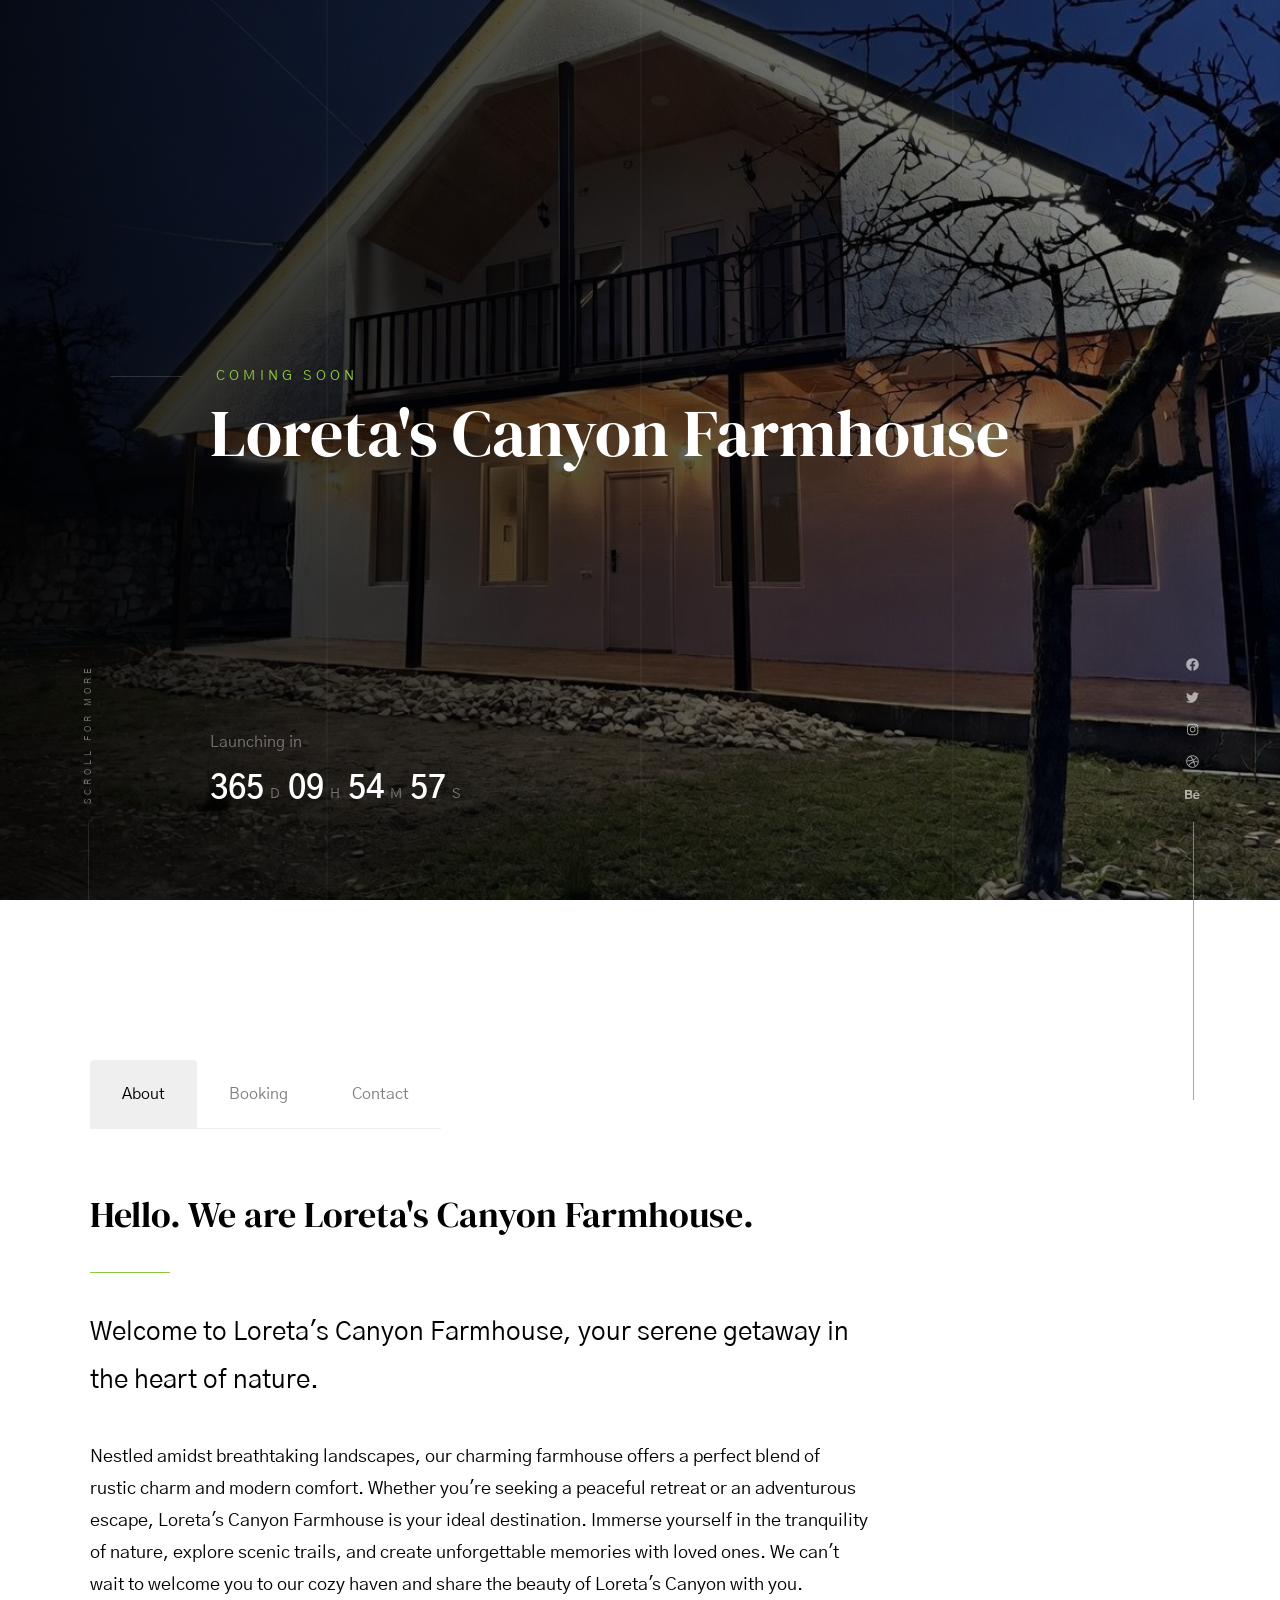
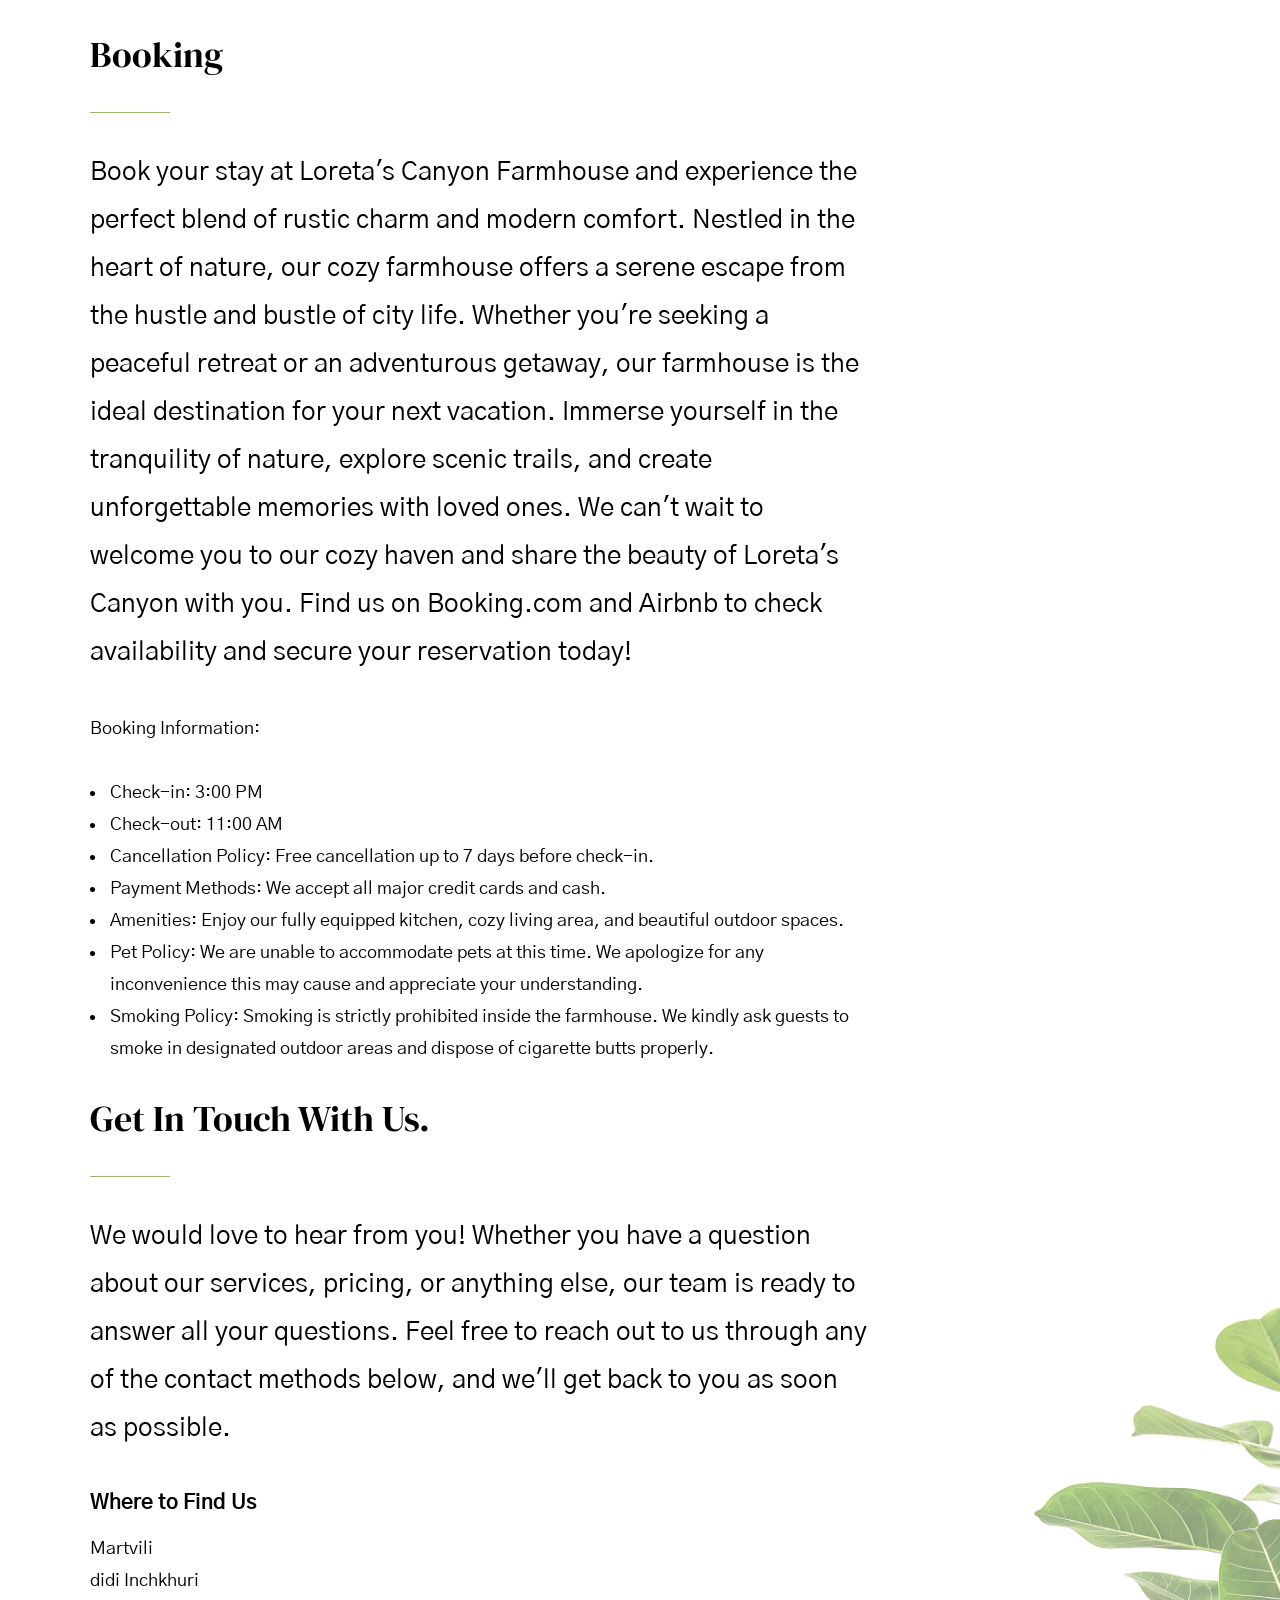
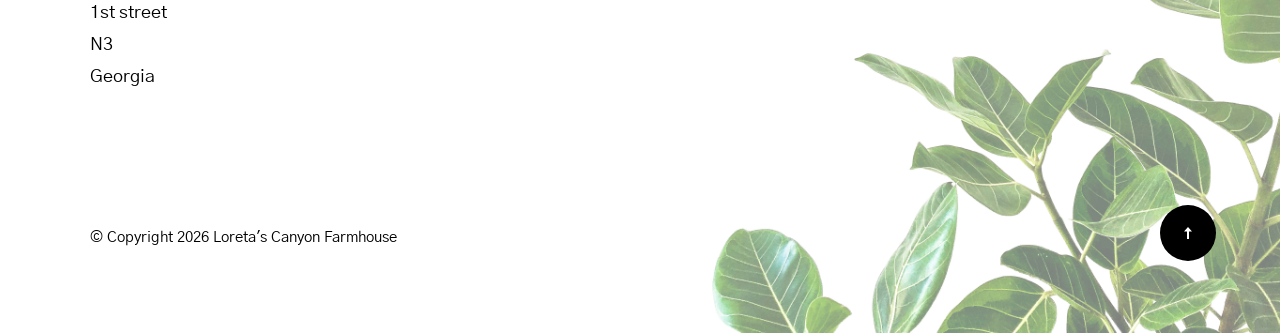
<file: index.html>
<!doctype html>
<html class="no-js" lang="en">
  <head>
    <!--- basic page needs
    ================================================== -->
    <meta charset="utf-8" />
    <title>Loreta's Canyon Farmhouse</title>
    <meta
      name="description"
      content="Loreta's Canyon Farmhouse is a charming and rustic retreat nestled in the heart of nature. This cozy farmhouse offers a perfect blend of comfort and tranquility, making it an ideal getaway for those seeking a peaceful escape from the hustle and bustle of city life. With its picturesque surroundings, warm ambiance, and inviting atmosphere, Loreta's Canyon Farmhouse promises a memorable experience for all who visit. Whether you're looking to unwind, explore the great outdoors, or simply enjoy the beauty of nature, this farmhouse is the perfect destination for your next adventure."
    />
    <meta name="author" content="Loreta's Canyon Farmhouse" />

    <!-- mobile specific metas
    ================================================== -->
    <meta name="viewport" content="width=device-width, initial-scale=1" />

    <!-- CSS
    ================================================== -->
    <link rel="stylesheet" href="css/base.css" />
    <link rel="stylesheet" href="css/vendor.css" />
    <link rel="stylesheet" href="css/main.css" />

    <!-- script
    ================================================== -->
    <script src="js/modernizr.js"></script>
    <script defer src="js/fontawesome/all.min.js"></script>

    <!-- favicons
    ================================================== -->
    <link rel="apple-touch-icon" sizes="180x180" href="apple-touch-icon.png" />
    <link rel="icon" type="image/png" sizes="32x32" href="favicon-32x32.png" />
    <link rel="icon" type="image/png" sizes="16x16" href="favicon-16x16.png" />
    <link rel="manifest" href="site.webmanifest" />
  </head>

  <body id="top">
    <!-- preloader
    ================================================== -->
    <div id="preloader">
      <div id="loader" class="dots-fade">
        <div></div>
        <div></div>
        <div></div>
      </div>
    </div>

    <!-- site header
    ================================================== -->
    <header class="s-header">
      <div class="header-logo">
        <a class="site-logo" href="index.html">
          <!-- <img src="images/slides/slide-03.jpg" alt="Homepage" /> -->
        </a>
      </div>

      <!-- <div class="header-email">
        <svg
          xmlns="http://www.w3.org/2000/svg"
          width="24"
          height="24"
          viewBox="0 0 24 24"
        >
          <path
            d="M0 12l11 3.1 7-8.1-8.156 5.672-4.312-1.202 15.362-7.68-3.974 14.57-3.75-3.339-2.17 2.925v-.769l-2-.56v7.383l4.473-6.031 4.527 4.031 6-22z"
          />
        </svg>
        <a href="mailto:#0">hello@x.com</a>
      </div> -->
    </header>
    <!-- end s-header -->

    <!-- intro
    ================================================== -->
    <section id="intro" class="s-intro s-intro--slides">
      <div class="intro-slider">
        <div
          class="intro-slider-img bg-opacity-40"
          style="background-image: url(images/slides/slide-01.jpg)"
        ></div>
        <div
          class="intro-slider-img"
          style="background-image: url(images/slides/slide-02.jpg)"
        ></div>
        <div
          class="intro-slider-img"
          style="background-image: url(images/slides/slide-03.jpg)"
        ></div>
      </div>

      <div class="grid-overlay">
        <div></div>
      </div>

      <div class="row intro-content">
        <div class="column">
          <div class="intro-content__text">
            <h3>Coming Soon</h3>
            <h1>Loreta's Canyon Farmhouse</h1>
          </div>
          <!-- end intro-content__text -->

          <div class="intro-content__bottom">
            <div class="intro-content__counter-wrap">
              <h4>Launching in</h4>

              <div class="counter">
                <div class="counter__time days">
                  365
                  <span>D</span>
                </div>
                <div class="counter__time hours">
                  09
                  <span>H</span>
                </div>
                <div class="counter__time minutes">
                  54
                  <span>M</span>
                </div>
                <div class="counter__time seconds">
                  57
                  <span>S</span>
                </div>
              </div>
              <!-- end counter -->
            </div>
            <!-- end intro-content__counter-wrap -->

            <!-- <div class="intro-content__notify">
              <button
                type="button"
                class="btn--stroke btn--small modal-trigger"
              >
                Notify Me
                <svg
                  xmlns="http://www.w3.org/2000/svg"
                  width="24"
                  height="24"
                  viewBox="0 0 24 24"
                >
                  <path d="M24 12l-9-9v7h-15v4h15v7z" />
                </svg>
              </button>
            </div> -->
            <!-- end intro-content__notify -->
          </div>
          <!-- end intro-content__bottom -->
        </div>
        <!-- end column -->
      </div>
      <!--  end intro-content -->

      <div class="modal">
        <div class="modal__inner">
          <span class="modal__close"></span>

          <svg
            xmlns="http://www.w3.org/2000/svg"
            width="24"
            height="24"
            viewBox="0 0 24 24"
          >
            <path
              d="M0 3v18h24v-18h-24zm6.623 7.929l-4.623 5.712v-9.458l4.623 3.746zm-4.141-5.929h19.035l-9.517 7.713-9.518-7.713zm5.694 7.188l3.824 3.099 3.83-3.104 5.612 6.817h-18.779l5.513-6.812zm9.208-1.264l4.616-3.741v9.348l-4.616-5.607z"
            />
          </svg>

          <h3>Sign Up</h3>
          <p>
            Be the first to know about the latest updates and get exclusive
            offer on our grand opening.
          </p>

          <form id="mc-form" class="group mc-form" novalidate="true">
            <input
              type="email"
              value=""
              name="EMAIL"
              class="email h-full-width h-text-center h-add-half-bottom"
              id="mc-email"
              placeholder="Email Address"
              required=""
            />
            <input
              type="submit"
              name="subscribe"
              value="Subscribe"
              class="btn--small h-full-width"
            />
            <label for="mc-email" class="subscribe-message"></label>
          </form>
        </div>
        <!-- end modal inner -->
      </div>
      <!-- end modal -->

      <ul class="intro-social">
        <li>
          <a href="#0"><i class="fab fa-facebook" aria-hidden="true"></i></a>
        </li>
        <li>
          <a href="#0"><i class="fab fa-twitter" aria-hidden="true"></i></a>
        </li>
        <li>
          <a href="#0"><i class="fab fa-instagram" aria-hidden="true"></i></a>
        </li>
        <li>
          <a href="#0"><i class="fab fa-dribbble" aria-hidden="true"></i></a>
        </li>
        <li>
          <a href="#0"><i class="fab fa-behance" aria-hidden="true"></i></a>
        </li>
      </ul>
      <!-- end intro social -->

      <div class="intro-scroll">
        <a href="#info" class="scroll-link smoothscroll"> Scroll For More </a>
      </div>
      <!-- end intro scroll -->
    </section>
    <!-- end s-intro -->

    <!-- info
    ================================================== -->
    <section id="info" class="s-info">
      <div class="vert-line"></div>

      <div class="row info-content">
        <div class="column">
          <nav class="tab-nav">
            <ul class="tab-nav__list">
              <li class="active" data-id="tab-about">
                <a href="#0">
                  <span>About</span>
                </a>
              </li>
              <li data-id="tab-services">
                <a href="#0">
                  <span>Booking</span>
                </a>
              </li>
              <li data-id="tab-contact">
                <a href="#0">
                  <span>Contact</span>
                </a>
              </li>
            </ul>
          </nav>
          <!-- end tab-nav -->

          <div class="tab-content">
            <!-- 01. tab about -->
            <div id="tab-about" class="tab-content__item">
              <div class="row tab-content__item-header">
                <div class="column">
                  <h1>Hello. We are Loreta's Canyon Farmhouse.</h1>
                </div>
              </div>

              <div class="row">
                <div class="column">
                  <p class="lead">
                    Welcome to Loreta's Canyon Farmhouse, your serene getaway in
                    the heart of nature.
                  </p>

                  <p>
                    Nestled amidst breathtaking landscapes, our charming
                    farmhouse offers a perfect blend of rustic charm and modern
                    comfort. Whether you're seeking a peaceful retreat or an
                    adventurous escape, Loreta's Canyon Farmhouse is your ideal
                    destination. Immerse yourself in the tranquility of nature,
                    explore scenic trails, and create unforgettable memories
                    with loved ones. We can't wait to welcome you to our cozy
                    haven and share the beauty of Loreta's Canyon with you.
                  </p>

                  <!-- <div class="row">
                    <div class="column large-6 tab-full">
                      <h4>More About Us.</h4>
                      <p>
                        Sed consequatur quia delectus praesentium. Ut unde velit
                        maiores aut sint quia molestiae accusamus. Nihil et
                        quidem qui natus ut et. Autem error architecto. Pariatur
                        ex repellendus. Occaecati voluptatibus dolorem magni
                        molestiae dolore voluptas occaecati asperiores nemo. Est
                        fugiat fuga nesciunt ducimus quaerat et placeat natus.
                      </p>
                    </div>
                    <div class="column large-6 tab-full">
                      <h4>Need Web Hosting?</h4>
                      <p>
                        Need a great reliable web hosting? We highly recommend
                        <a href="https://www.dreamhost.com/r.cgi?287326"
                          >DreamHost</a
                        >. Powerful web and Wordpress hosting. Guaranteed.
                        Starting at $2.95 per month.
                      </p>
                      <a
                        href="https://www.dreamhost.com/r.cgi?287326"
                        class="btn btn--stroke h-full-width"
                        >Get Started Now</a
                      >
                    </div>
                  </div> -->
                </div>
              </div>
            </div>
            <!-- end 01. tab about -->

            <!-- 02. tab services -->
            <div id="tab-services" class="tab-content__item">
              <div class="row tab-content__item-header">
                <div class="column">
                  <h1>Booking</h1>
                </div>
              </div>

              <div class="row">
                <div class="column">
                  <p class="lead">
                    Book your stay at Loreta's Canyon Farmhouse and experience
                    the perfect blend of rustic charm and modern comfort.
                    Nestled in the heart of nature, our cozy farmhouse offers a serene escape from the hustle and bustle of city life. Whether you're seeking a peaceful retreat or an adventurous getaway, our farmhouse is the ideal destination for your next vacation. Immerse yourself in the tranquility of nature, explore scenic trails, and create unforgettable memories with loved ones. We can't wait to welcome you to our cozy haven and share the beauty of Loreta's Canyon with you. Find us on Booking.com and Airbnb to check availability and secure your reservation today!
                  </p>
                  <p>Booking Information:</p>
                  <ul>
                    <li>Check-in: 3:00 PM</li>
                    <li>Check-out: 11:00 AM</li>
                    <li>
                      Cancellation Policy: Free cancellation up to 7 days before
                      check-in.
                    </li>
                    <li>
                      Payment Methods: We accept all major credit cards and
                      cash.
                    </li>
                    <li>
                      Amenities: Enjoy our fully equipped kitchen, cozy living
                      area, and beautiful outdoor spaces.
                    </li>
                    <li>
                      Pet Policy: We are unable to accommodate pets at this time. 
                      We apologize for any inconvenience this may cause and appreciate your understanding.
                    </li>
                    <li>
                        Smoking Policy: Smoking is strictly prohibited inside the
                        farmhouse. We kindly ask guests to smoke in designated
                        outdoor areas and dispose of cigarette butts properly.
                    </li>
                    <!-- <li>
                      Contact Us: For any questions or special requests, please
                      contact us at
                      <a href="mailto:info@loretacanyonfarmhouse.com"
                        >info@loretacanyonfarmhouse.com</a
                      >.
                    </li> -->
                  </ul>
                </div>
              </div>
              <!-- 
              <div
                class="row services-list block-large-1-2 block-medium-1-2 block-tab-full"
              >
                <div class="column services-list__item">
                  <div class="services-list__item-content">
                    <h4 class="item-title">Brand Identity</h4>
                    <p>
                      Sit ut cum molestiae. Dolore ducimus qui quasi. Fugiat
                      consequatur sit vel illum vel et a delectus. Vel sequi
                      vitae voluptatem perspiciatis eligendi. Voluptatibus optio
                      natus asperiores est commodi amet quia architecto. Dolores
                      necessitatibus et.
                    </p>
                  </div>
                </div>

                <div class="column services-list__item">
                  <div class="services-list__item-content">
                    <h4 class="item-title">Illustration</h4>
                    <p>
                      Sit ut cum molestiae. Dolore ducimus qui quasi. Fugiat
                      consequatur sit vel illum vel et a delectus. Vel sequi
                      vitae voluptatem perspiciatis eligendi. Voluptatibus optio
                      natus asperiores est commodi amet quia architecto. Dolores
                      necessitatibus et.
                    </p>
                  </div>
                </div>

                <div class="column services-list__item">
                  <div class="services-list__item-content">
                    <h4 class="item-title">Web Design</h4>
                    <p>
                      Sit ut cum molestiae. Dolore ducimus qui quasi. Fugiat
                      consequatur sit vel illum vel et a delectus. Vel sequi
                      vitae voluptatem perspiciatis eligendi. Voluptatibus optio
                      natus asperiores est commodi amet quia architecto. Dolores
                      necessitatibus et.
                    </p>
                  </div>
                </div>

                <div class="column services-list__item">
                  <div class="services-list__item-content">
                    <h4 class="item-title">Product Strategy</h4>
                    <p>
                      Sit ut cum molestiae. Dolore ducimus qui quasi. Fugiat
                      consequatur sit vel illum vel et a delectus. Vel sequi
                      vitae voluptatem perspiciatis eligendi. Voluptatibus optio
                      natus asperiores est commodi amet quia architecto. Dolores
                      necessitatibus et.
                    </p>
                  </div>
                </div>

                <div class="column services-list__item">
                  <div class="services-list__item-content">
                    <h4 class="item-title">UI/UX Design</h4>
                    <p>
                      Sit ut cum molestiae. Dolore ducimus qui quasi. Fugiat
                      consequatur sit vel illum vel et a delectus. Vel sequi
                      vitae voluptatem perspiciatis eligendi. Voluptatibus optio
                      natus asperiores est commodi amet quia architecto. Dolores
                      necessitatibus et.
                    </p>
                  </div>
                </div>

                <div class="column services-list__item">
                  <div class="services-list__item-content">
                    <h4 class="item-title">Mobile Design</h4>
                    <p>
                      Sit ut cum molestiae. Dolore ducimus qui quasi. Fugiat
                      consequatur sit vel illum vel et a delectus. Vel sequi
                      vitae voluptatem perspiciatis eligendi. Voluptatibus optio
                      natus asperiores est commodi amet quia architecto. Dolores
                      necessitatibus et.
                    </p>
                  </div>
                </div>
              </div> -->
              <!-- end services-list -->
            </div>
            <!-- end 02. tab services -->

            <!-- 03. tab contact -->
            <div id="tab-contact" class="tab-content__item">
              <div class="row tab-content__item-header">
                <div class="column">
                  <h1>Get In Touch With Us.</h1>
                </div>
              </div>

              <div class="row">
                <div class="column">
                  <p class="lead">
                    We would love to hear from you! Whether you have a question
                    about our services, pricing, or anything else, our team is
                    ready to answer all your questions. Feel free to reach out
                    to us through any of the contact methods below, and we'll
                    get back to you as soon as possible.
                  </p>

                  <div class="row">
                    <div class="column large-six tab-full">
                      <h4>Where to Find Us</h4>

                      <p>
                        <!-- 1600 Amphitheatre Parkway<br />
                        Mountain View, CA<br />
                        94043 US -->
                        Martvili<br />
                        didi Inchkhuri<br />
                        1st street<br />
                        N3<br />
                        Georgia<br />
                      </p>
                    </div>

                    <!-- <div class="column large-six tab-full">
                      <h4>Follow Us</h4>

                      <ul class="link-list">
                        <li><a href="#0">Facebook</a></li>
                        <li><a href="#0">Twitter</a></li>
                        <li><a href="#0">Instagram</a></li>
                      </ul>
                    </div> -->
                  </div>

                  <!-- <p class="tab-content__item-bottom">
                    <a href="mailto:#0" class="contact-email">hello@x.com</a>
                    <span class="contact-number">
                      <a href="tel:53-543-2345">+53 543 2345</a>
                      <a href="tel:53-456-522">+53 456 522</a>
                    </span>
                  </p> -->
                </div>
              </div>
            </div>
            <!-- end 03. tab contact -->
          </div>
          <!-- end tab content -->

          <footer>
            <div class="ss-copyright">
              <span>© Copyright 2026 Loreta's Canyon Farmhouse</span>
              <!-- <span>Design by <a href="https://www.x.com/">x</a></span> -->
            </div>

            <div class="ss-go-top">
              <a class="smoothscroll" title="Back to Top" href="#top">
                <svg
                  xmlns="http://www.w3.org/2000/svg"
                  width="24"
                  height="24"
                  viewBox="0 0 24 24"
                >
                  <path d="M12 0l8 9h-6v15h-4v-15h-6z"></path>
                </svg>
              </a>
            </div>
          </footer>
        </div>
        <!-- end column -->
      </div>
      <!-- end row -->
    </section>
    <!-- end s-info -->

    <!-- Java Script
    ================================================== -->
    <script src="js/jquery-3.2.1.min.js"></script>
    <script src="js/plugins.js"></script>
    <script src="js/main.js"></script>
  </body>
</html>
</html>
</file>
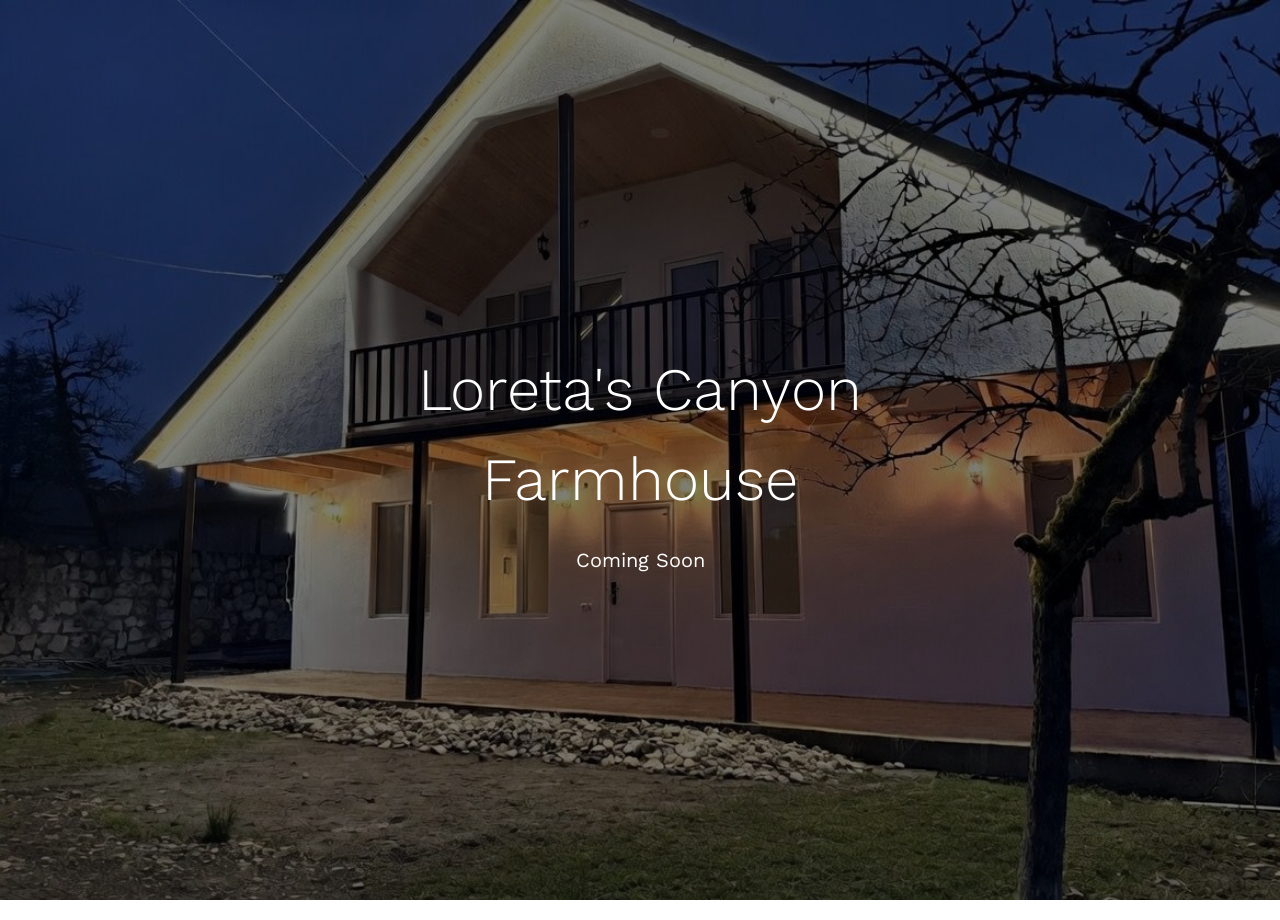
<file: launch/index.html>
<!doctype html>
<html class="no-js">
  <head>
    <meta charset="utf-8" />
    <meta http-equiv="X-UA-Compatible" content="IE=edge" />
    <title>Loreta's Canyon Farmhouse</title>
    <meta name="viewport" content="width=device-width, initial-scale=1" />
    <meta name="description" content="Loreta's Canyon Farmhouse" />
    <meta name="keywords" content="Loreta's Canyon Farmhouse" />
    <meta name="author" content="Loreta's Canyon Farmhouse" />

    <meta property="og:type" content="website" />
    <meta property="og:title" content="Loreta's Canyon Farmhouse" />
    <meta
      property="og:url"
      content="https://michaelogrady.com/launch/index.html"
    />
    <meta
      property="og:image"
      content="https://www.michaelogrady.com/launch/images/img_bg_1.jpg"
    />
    <meta
      property="og:description"
      content="Sally and Michael are starting their new life in Georgia!"
    />
    <link
      href="https://fonts.googleapis.com/css?family=Work+Sans:400,300,600,400italic,700"
      rel="stylesheet"
      type="text/css"
    />

    <!-- Favicons -->
    <link
      rel="apple-touch-icon"
      sizes="57x57"
      href="./assets/images/favicon/apple-icon-57x57..png"
    />
    <link
      rel="apple-touch-icon"
      sizes="60x60"
      href="./assets/images/favicon/apple-icon-60x60..png"
    />
    <link
      rel="apple-touch-icon"
      sizes="72x72"
      href="./assets/images/favicon/apple-icon-72x72.png"
    />
    <link
      rel="apple-touch-icon"
      sizes="76x76"
      href="./assets/images/favicon/apple-icon-76x76.png"
    />
    <link
      rel="apple-touch-icon"
      sizes="114x114"
      href="./assets/images/favicon/apple-icon-114x114.png"
    />
    <link
      rel="apple-touch-icon"
      sizes="120x120"
      href="./assets/images/favicon/apple-icon-120x120.png"
    />
    <link
      rel="apple-touch-icon"
      sizes="144x144"
      href="./assets/images/favicon/apple-icon-144x144.png"
    />
    <link
      rel="apple-touch-icon"
      sizes="152x152"
      href="./assets/images/favicon/apple-icon-152x152.png"
    />
    <link
      rel="apple-touch-icon"
      sizes="180x180"
      href="./assets/images/favicon/apple-icon-180x180.png"
    />
    <link
      rel="icon"
      type="image/png"
      sizes="192x192"
      href="./assets/images/favicon/android-icon-192x192.png"
    />
    <link
      rel="icon"
      type="image/png"
      sizes="32x32"
      href="./assets/images/favicon/favicon-32x32.png"
    />
    <link
      rel="icon"
      type="image/png"
      sizes="96x96"
      href="./assets/images/favicon/favicon-96x96.png"
    />
    <link
      rel="icon"
      type="image/png"
      sizes="16x16"
      href="./assets/images/favicon/favicon-16x16.png"
    />
    <link rel="manifest" href="./assets/images/favicon/manifest.json" />
    <meta name="msapplication-TileColor" content="#ffffff" />
    <meta
      name="msapplication-TileImage"
      content="favicon/ms-icon-144x144.png"
    />
    <meta name="theme-color" content="#ffffff" />
    <!-- Animate.css -->
    <link rel="stylesheet" href="css/animate.css" />
    <!-- Icomoon Icon Fonts-->
    <link rel="stylesheet" href="css/icomoon.css" />
    <!-- Bootstrap  -->
    <link rel="stylesheet" href="css/bootstrap.css" />
    <!-- Theme style  -->
    <link rel="stylesheet" href="css/style.css" />

    <!-- Modernizr JS -->
    <script src="js/modernizr-2.6.2.min.js"></script>
  </head>
  <body>
    <div class="fh5co-loader"></div>

    <div id="page">
      <nav class="fh5co-nav" role="navigation">
        <div class="container">
          <div class="row">
            <div class="col-xs-12 text-center">
              <!-- <div id="fh5co-logo"><a href="index.html">Launch<strong>.</strong></a></div> -->
            </div>
          </div>
        </div>
      </nav>

      <header
        id="fh5co-header"
        class="fh5co-cover"
        role="banner"
        style="background-image: url(images/img_bg_1.jpg)"
        data-stellar-background-ratio="0.5"
      >
        <div class="overlay"></div>
        <div class="container">
          <div class="row">
            <div class="col-md-8 col-md-offset-2 text-center">
              <div class="display-t">
                <div
                  class="display-tc animate-box"
                  data-animate-effect="fadeIn"
                >
                  <h1>Loreta's Canyon Farmhouse</h1>
                  <!-- <div class="simply-countdown simply-countdown-one"></div> -->
                  <div class="row">
                    <h2>Coming Soon</h2>
                  </div>
                </div>
              </div>
            </div>
          </div>
        </div>
      </header>
    </div>

    <div class="gototop js-top">
      <a href="#" class="js-gotop"><i class="icon-arrow-up"></i></a>
    </div>

    <!-- jQuery -->
    <script src="js/jquery.min.js"></script>
    <!-- jQuery Easing -->
    <script src="js/jquery.easing.1.3.js"></script>
    <!-- Bootstrap -->
    <script src="js/bootstrap.min.js"></script>
    <!-- Waypoints -->
    <script src="js/jquery.waypoints.min.js"></script>

    <!-- Stellar -->
    <script src="js/jquery.stellar.min.js"></script>

    <!-- Count Down -->
    <script src="js/simplyCountdown.js"></script>
    <!-- Main -->
    <script src="js/main.js"></script>

    <script>
      // Set the target date as January 08, 2025 at 10:45 AM
      const targetDate = new Date("January 08, 2025 10:45:00");

      // Get the current date and time
      const currentDate = new Date();

      // Calculate the difference in milliseconds
      const difference = targetDate - currentDate;

      // Convert the difference into days, hours, minutes, and seconds
      const days = Math.floor(difference / (1000 * 60 * 60 * 24));
      const hours = Math.floor(
        (difference % (1000 * 60 * 60 * 24)) / (1000 * 60 * 60),
      );
      const minutes = Math.floor((difference % (1000 * 60 * 60)) / (1000 * 60));
      const seconds = Math.floor((difference % (1000 * 60)) / 1000);

      // Log the countdown to the console
      console.log(
        `Countdown: ${days} days, ${hours} hours, ${minutes} minutes, ${seconds} seconds`,
      );
      const d = new Date("August 02, 2026 1:00:00");

      // default example
      simplyCountdown(".simply-countdown-one", {
        // year: d.getFullYear(),
        // month: d.getMonth() + 1,
        // day: d.getDate()
        year: 2026,
        month: 8,
        day: 2,
        hours: 1,
        minutes: 0,
        seconds: 0,
      });

      //jQuery example
      // $('#simply-countdown-losange').simplyCountdown({
      //     year: d.getFullYear(),
      //     month: d.getMonth() + 1,
      //     day: d.getDate(),
      //     enableUtc: false
      // });
    </script>
  </body>
</html>
</file>
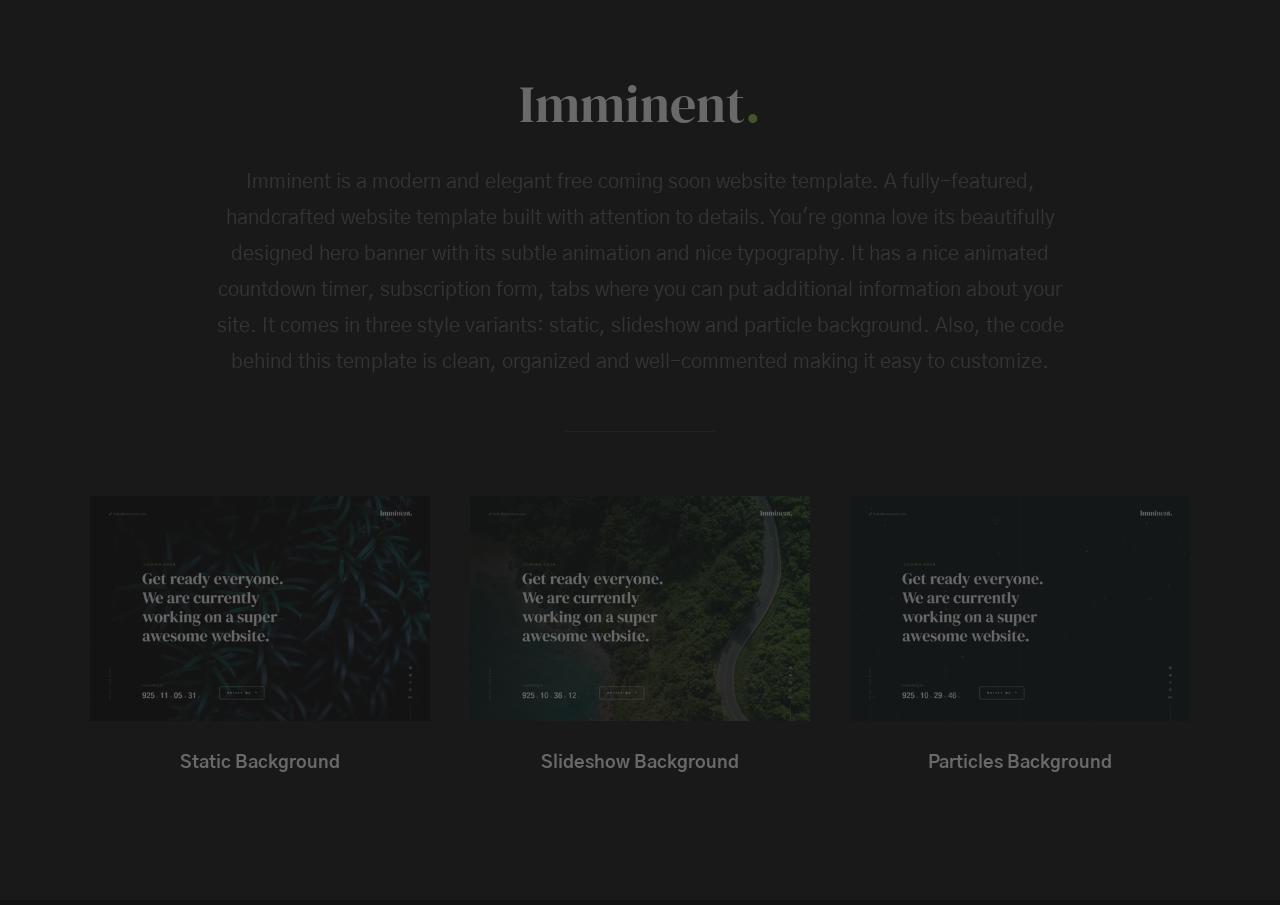
<file: index-default.html>
<!DOCTYPE html>
<html class="no-js" lang="en">
<head>

    <!--- basic page needs
    ================================================== -->
    <meta charset="utf-8">
    <title>Imminent - Demo</title>
    <meta name="description" content="">
    <meta name="author" content="">

    <!-- mobile specific metas
    ================================================== -->
    <meta name="viewport" content="width=device-width, initial-scale=1">

    <!-- CSS
    ================================================== -->
    <link rel="stylesheet" href="css/base.css">
    <link rel="stylesheet" href="css/demo.css">

    <!-- script
    ================================================== -->
    <script src="js/modernizr.js"></script>
    <script defer src="js/fontawesome/all.min.js"></script>

    <!-- favicons
    ================================================== -->
    <link rel="apple-touch-icon" sizes="180x180" href="apple-touch-icon.png">
    <link rel="icon" type="image/png" sizes="32x32" href="favicon-32x32.png">
    <link rel="icon" type="image/png" sizes="16x16" href="favicon-16x16.png">
    <link rel="manifest" href="site.webmanifest">

</head>

<body>

    <!-- preloader
    ================================================== -->
    <div id="preloader">
        <div id="loader" class="dots-fade">
            <div></div>
            <div></div>
            <div></div>
        </div>
    </div>

    <!-- header 
    ================================================== -->
    <header>
        <div class="row">
            <div class="column">

                <h1>Imminent<span>.</span></h1>

                <p class="lead">
                Imminent is a modern and elegant free coming soon website template. A fully-featured, 
                handcrafted website template built with attention to details. You're gonna love its 
                beautifully designed hero banner with its 
                subtle animation and nice typography. It has a nice animated countdown timer, 
                subscription form, tabs where you can put additional information about your site. 
                It comes in three style variants: static, slideshow and particle background. 
                Also, the code behind this template is clean, organized and well-commented 
                making it easy to customize.
                </p>

            </div>
        </div>
    </header> <!-- end header -->


    <!-- main content
    ================================================== -->
    <main>
        <div class="row block-large-1-3 block-medium-1-2 block-tab-full">
           
            <div class="column entry">
                <div class="entry__thumb">
                    <a href="index-static.html" title="static background">
                        <img src="images/demo/imminent-static.jpg" srcset="images/demo/imminent-static.jpg 1x, images/demo/imminent-static@2x.jpg 2x" alt="">
                    </a>
                </div>
                <div class="entry__title">
                    <h3>Static Background</h3>
                </div>
            </div>

            <div class="column entry">
                <div class="entry__thumb">
                    <a href="index-slides.html" title="slideshow background">
                        <img src="images/demo/imminent-slides.jpg" srcset="images/demo/imminent-slides.jpg 1x, images/demo/imminent-slides@2x.jpg 2x" alt="">
                    </a>
                </div>
                <div class="entry__title">
                    <h3>Slideshow Background</h3>
                </div>
            </div>

            <div class="column entry">
                <div class="entry__thumb">
                    <a href="index-particles.html" title="particles background">
                        <img src="images/demo/imminent-particles.jpg" srcset="images/demo/imminent-particles.jpg 1x, images/demo/imminent-particles@2x.jpg 2x" alt="">
                    </a>
                </div>
                <div class="entry__title">
                    <h3>Particles Background</h3>
                </div>
            </div>
            
        </div>
    </main> <!--  end main -->

    <!-- Java Script
    ================================================== -->
    <script src="js/jquery-3.2.1.min.js"></script>
    <script src="js/plugins.js"></script>
    <script src="js/main.js"></script>

</body>

</html>
</file>
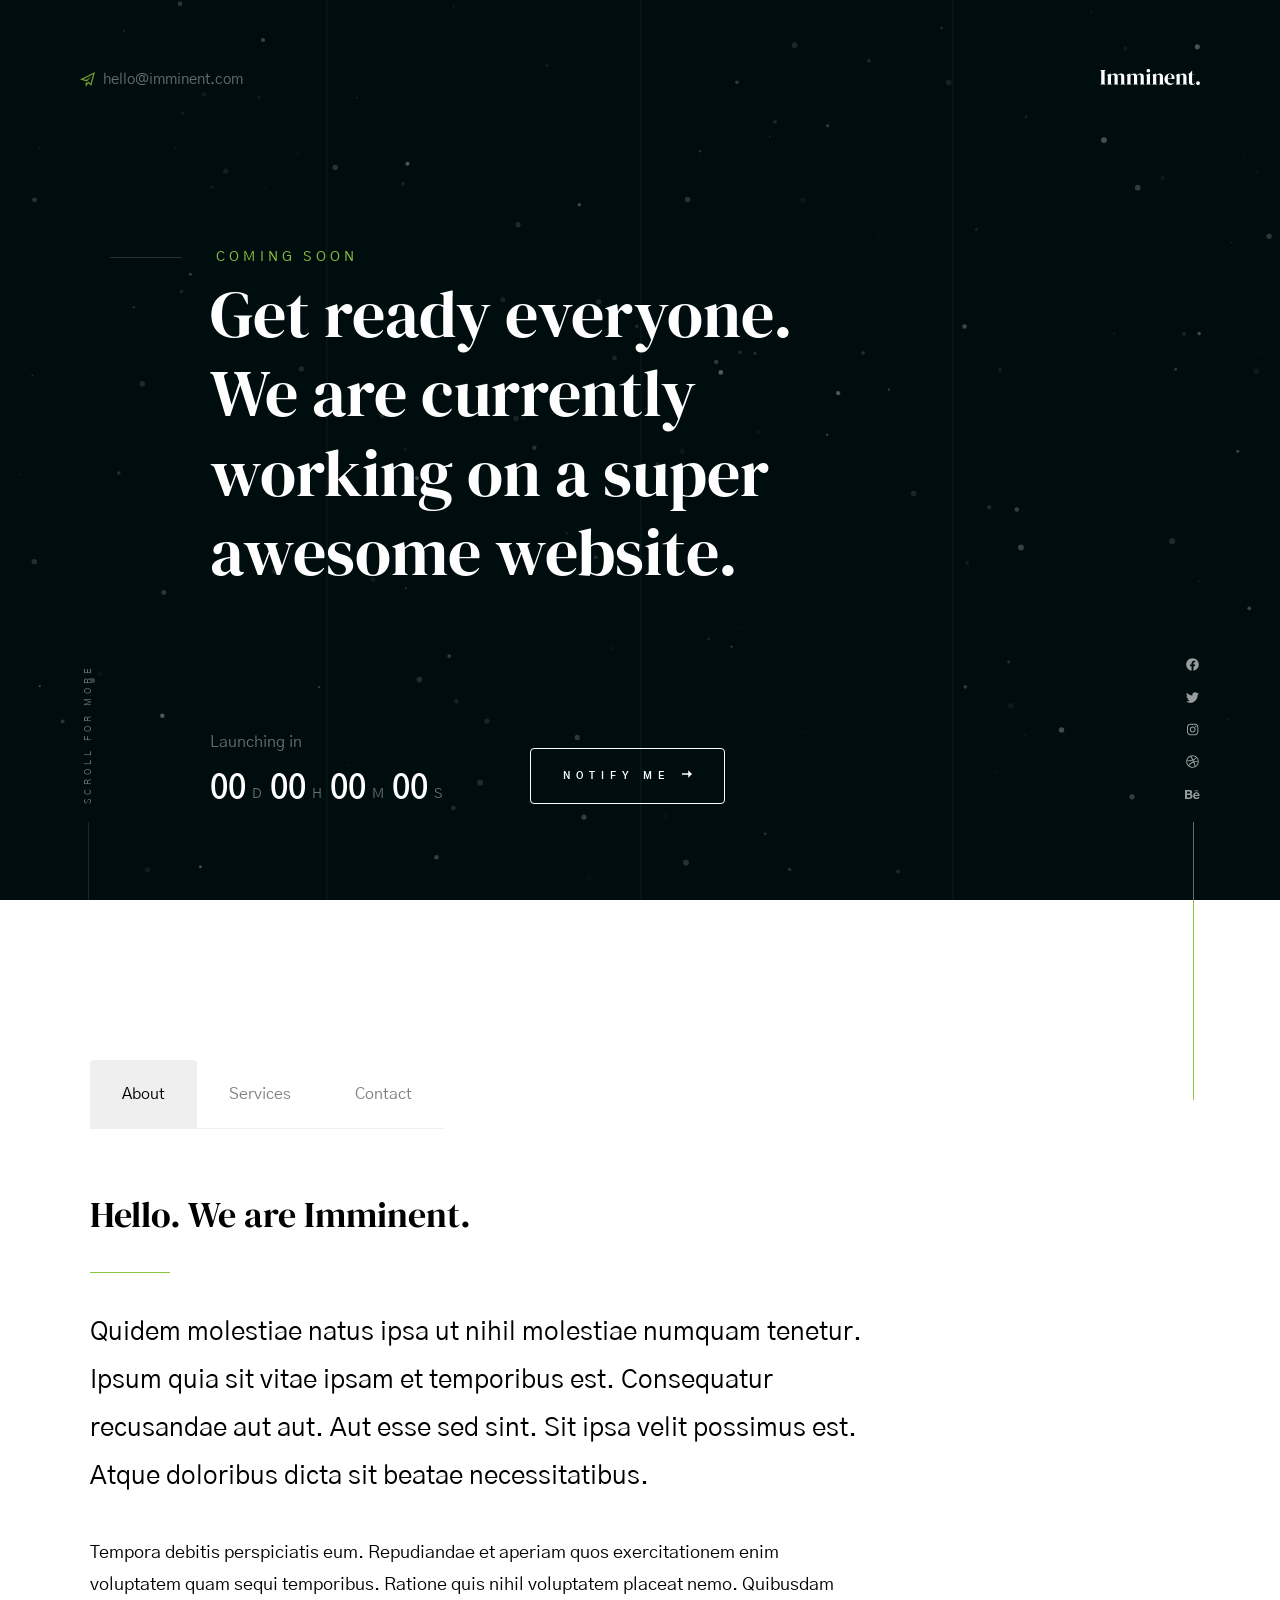
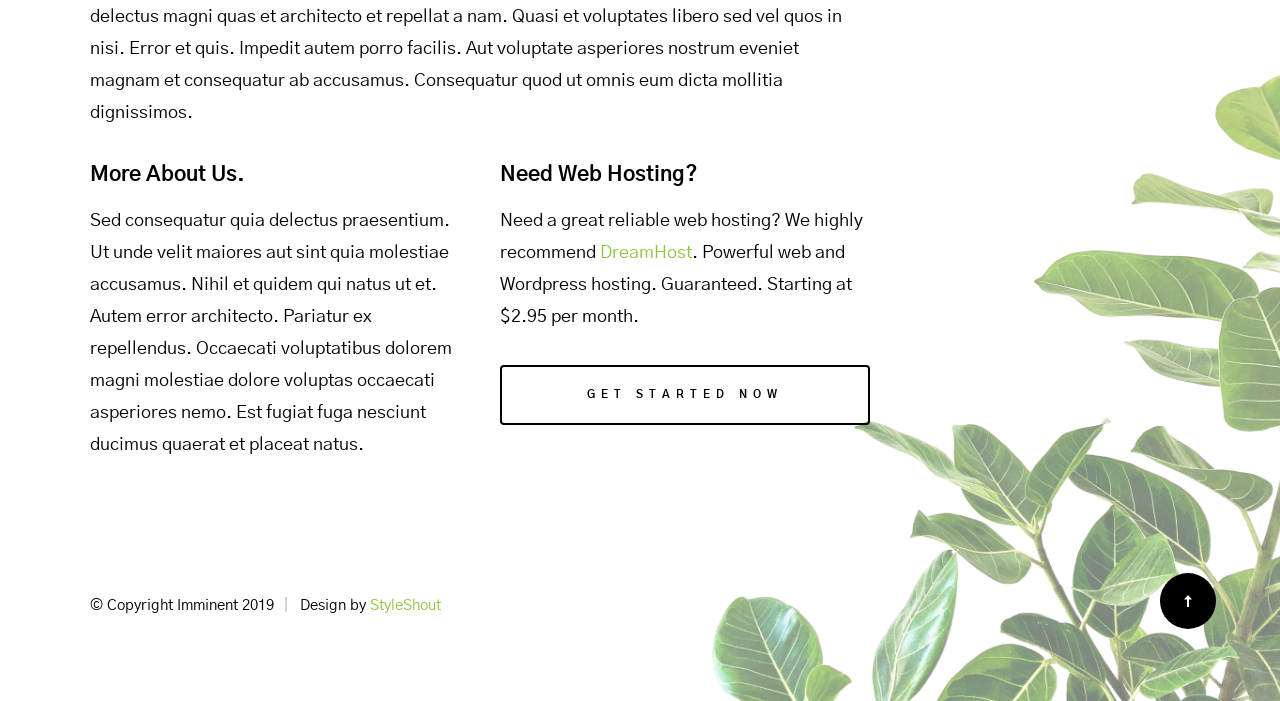
<file: index-particles.html>
<!DOCTYPE html>
<html class="no-js" lang="en">
<head>

    <!--- basic page needs
    ================================================== -->
    <meta charset="utf-8">
    <title>Imminent - Particles</title>
    <meta name="description" content="">
    <meta name="author" content="">

    <!-- mobile specific metas
    ================================================== -->
    <meta name="viewport" content="width=device-width, initial-scale=1">

    <!-- CSS
    ================================================== -->
    <link rel="stylesheet" href="css/base.css">
    <link rel="stylesheet" href="css/vendor.css">
    <link rel="stylesheet" href="css/main.css">

    <!-- script
    ================================================== -->
    <script src="js/modernizr.js"></script>
    <script defer src="js/fontawesome/all.min.js"></script>

    <!-- favicons
    ================================================== -->
    <link rel="apple-touch-icon" sizes="180x180" href="apple-touch-icon.png">
    <link rel="icon" type="image/png" sizes="32x32" href="favicon-32x32.png">
    <link rel="icon" type="image/png" sizes="16x16" href="favicon-16x16.png">
    <link rel="manifest" href="site.webmanifest">

</head>

<body id="top">

    <!-- preloader
    ================================================== -->
    <div id="preloader">
        <div id="loader" class="dots-fade">
            <div></div>
            <div></div>
            <div></div>
        </div>
    </div>

    <!-- site header
    ================================================== -->
    <header class="s-header">

        <div class="header-logo">
            <a class="site-logo" href="index.html">
                <img src="images/logo.svg" alt="Homepage">
            </a>
        </div>

        <div class="header-email">
            <svg xmlns="http://www.w3.org/2000/svg" width="24" height="24" viewBox="0 0 24 24"><path d="M0 12l11 3.1 7-8.1-8.156 5.672-4.312-1.202 15.362-7.68-3.974 14.57-3.75-3.339-2.17 2.925v-.769l-2-.56v7.383l4.473-6.031 4.527 4.031 6-22z"/></svg>
            <a href="mailto:#0">hello@imminent.com</a>
        </div>

    </header> <!-- end s-header -->

    <!-- intro
    ================================================== -->
    <section id="intro" class="s-intro s-intro--particles">

        <div id="particles-js" class="intro-particles"></div>

        <div class="grid-overlay">
            <div></div>
        </div> 

        <div class="row intro-content">

            <div class="column">

                <div class="intro-content__text">

                    <h3>
                    Coming Soon
                    </h3>
                    
                    <h1>
                    Get ready everyone. <br>
                    We are currently <br>
                    working on a super <br>
                    awesome website.
                    </h1>

                </div> <!-- end intro-content__text -->

                <div class="intro-content__bottom">

                    <div class="intro-content__counter-wrap">
                        <h4>Launching in</h4>
            
                        <div class="counter">
                            <div class="counter__time days">
                                365
                                <span>D</span>
                            </div>
                            <div class="counter__time hours">
                                09
                                <span>H</span>
                            </div>
                            <div class="counter__time minutes">
                                54
                                <span>M</span>
                            </div>
                            <div class="counter__time seconds">
                                57
                                <span>S</span>
                            </div>
                        </div>  <!-- end counter -->
                    </div> <!-- end intro-content__counter-wrap -->

                    <div class="intro-content__notify">
                        <button type="button" class="btn--stroke btn--small modal-trigger">
                            Notify Me
                            <svg xmlns="http://www.w3.org/2000/svg" width="24" height="24" viewBox="0 0 24 24"><path d="M24 12l-9-9v7h-15v4h15v7z"/></svg>
                        </button>
                    </div> <!-- end intro-content__notify -->
    
                </div> <!-- end intro-content__bottom -->

            </div> <!-- end column -->

        </div> <!--  end intro-content -->

        <div class="modal">
            <div class="modal__inner">

                <span class="modal__close"></span>

                <svg xmlns="http://www.w3.org/2000/svg" width="24" height="24" viewBox="0 0 24 24"><path d="M0 3v18h24v-18h-24zm6.623 7.929l-4.623 5.712v-9.458l4.623 3.746zm-4.141-5.929h19.035l-9.517 7.713-9.518-7.713zm5.694 7.188l3.824 3.099 3.83-3.104 5.612 6.817h-18.779l5.513-6.812zm9.208-1.264l4.616-3.741v9.348l-4.616-5.607z"/></svg>

                <h3>Sign Up</h3>
                <p>
                Be the first to know about the latest updates and
                get exclusive offer on our grand opening.
                </p>

                <form id="mc-form" class="group mc-form" novalidate="true">
                    <input type="email" value="" name="EMAIL" class="email h-full-width h-text-center h-add-half-bottom" id="mc-email" placeholder="Email Address" required="">
                    <input type="submit" name="subscribe" value="Subscribe" class="btn--small h-full-width">
                    <label for="mc-email" class="subscribe-message"></label>
                </form>

            </div> <!-- end modal inner -->
        </div> <!-- end modal -->

        <ul class="intro-social">
            <li><a href="#0"><i class="fab fa-facebook" aria-hidden="true"></i></a></li>
            <li><a href="#0"><i class="fab fa-twitter" aria-hidden="true"></i></a></li>
            <li><a href="#0"><i class="fab fa-instagram" aria-hidden="true"></i></a></li>
            <li><a href="#0"><i class="fab fa-dribbble" aria-hidden="true"></i></a></li>
            <li><a href="#0"><i class="fab fa-behance" aria-hidden="true"></i></a></li>
        </ul> <!-- end intro social -->

        <div class="intro-scroll">
            <a href="#info" class="scroll-link smoothscroll">
                Scroll For More
            </a>
        </div> <!-- end intro scroll -->

    </section> <!-- end s-intro -->

    <!-- info
    ================================================== -->
    <section id="info" class="s-info">

        <div class="vert-line"></div>
        
        <div class="row info-content">
            <div class="column">
                
                <nav class="tab-nav">
                    <ul class="tab-nav__list"> 
                        <li class="active" data-id="tab-about">
                            <a href="#0">
                                <span>About</span>
                            </a>
                        </li>
                        <li data-id="tab-services">
                            <a href="#0">
                                <span>Services</span>
                            </a>
                        </li>
                        <li data-id="tab-contact">
                            <a href="#0">
                                <span>Contact</span>
                            </a>
                        </li>
                    </ul>
                </nav> <!-- end tab-nav -->

                <div class="tab-content">

                    <!-- 01. tab about -->
                    <div id="tab-about" class='tab-content__item'>

                        <div class="row tab-content__item-header">
                            <div class="column">
                                <h1>Hello. We are Imminent.</h1>
                            </div>
                        </div>

                        <div class="row">
                            <div class="column">
                                <p class="lead">
                                Quidem molestiae natus ipsa ut nihil molestiae numquam tenetur. Ipsum quia 
                                sit vitae ipsam et temporibus est. Consequatur recusandae aut aut. Aut esse 
                                sed sint. Sit ipsa velit possimus est. Atque doloribus dicta sit beatae 
                                necessitatibus.
                                </p>

                                <p>
                                Tempora debitis perspiciatis eum. Repudiandae et aperiam quos exercitationem 
                                enim voluptatem quam sequi temporibus. Ratione quis nihil voluptatem placeat 
                                nemo. Quibusdam delectus magni quas et architecto et repellat a nam.
                                Quasi et voluptates libero sed vel quos in nisi. Error et quis. Impedit autem 
                                porro facilis. Aut voluptate asperiores nostrum eveniet magnam et consequatur 
                                ab accusamus. Consequatur quod ut omnis eum dicta mollitia dignissimos.
                                </p>

                                <div class="row">
                                    <div class="column large-6 tab-full">
                                        <h4>More About Us.</h4>
                                        <p>
                                        Sed consequatur quia delectus praesentium. Ut unde velit maiores aut sint 
                                        quia molestiae accusamus. Nihil et quidem qui natus ut et. Autem error 
                                        architecto. Pariatur ex repellendus. Occaecati voluptatibus dolorem magni 
                                        molestiae dolore voluptas occaecati asperiores nemo. Est fugiat fuga nesciunt 
                                        ducimus quaerat et placeat natus.
                                        </p>
                                    </div>
                                    <div class="column large-6 tab-full">
                                        <h4>Need Web Hosting?</h4>
                                        <p>
                                        Need a great reliable web hosting?
                                        We highly recommend <a href="https://www.dreamhost.com/r.cgi?287326">DreamHost</a>.
                                        Powerful web and Wordpress hosting. Guaranteed. Starting at $2.95 per month.
                                        </p>
                                        <a href="https://www.dreamhost.com/r.cgi?287326" class="btn btn--stroke h-full-width">Get Started Now</a>
                                    </div>
                                </div>
                            </div>
                        </div>
                        
                    </div> <!-- end 01. tab about -->

                    <!-- 02. tab services -->
                    <div id="tab-services" class='tab-content__item'>

                        <div class="row tab-content__item-header">
                            <div class="column">
                                <h1>What we do.</h1>
                            </div>
                        </div>

                        <div class="row">
                            <div class="column">
                                <p class="lead">
                                Iusto et nesciunt eum enim. Eius aut reprehenderit reprehenderit
                                quia at architecto. Nemo autem officiis occaecati sit ratione 
                                aspernatur quo qui. Blanditiis autem doloribus similique 
                                doloremque sequi.
                                </p>
                            </div>
                        </div>

                        <div class="row services-list block-large-1-2 block-medium-1-2 block-tab-full">

                            <div class="column services-list__item">
                                <div class="services-list__item-content">
                                    <h4 class="item-title">Brand Identity</h4>
                                    <p>
                                    Sit ut cum molestiae. Dolore ducimus qui quasi. Fugiat consequatur sit vel illum vel et 
                                    a delectus. Vel sequi vitae voluptatem perspiciatis eligendi. Voluptatibus optio natus 
                                    asperiores est commodi amet quia architecto. Dolores necessitatibus et.
                                    </p>
                                </div>
                            </div>
                
                            <div class="column services-list__item">
                                <div class="services-list__item-content">
                                    <h4 class="item-title">Illustration</h4>
                                    <p>
                                    Sit ut cum molestiae. Dolore ducimus qui quasi. Fugiat consequatur sit vel illum vel et 
                                    a delectus. Vel sequi vitae voluptatem perspiciatis eligendi. Voluptatibus optio natus 
                                    asperiores est commodi amet quia architecto. Dolores necessitatibus et.
                                    </p>
                                </div>
                            </div>
                
                            <div class="column services-list__item">
                                <div class="services-list__item-content">
                                    <h4 class="item-title">Web Design</h4>
                                    <p>
                                    Sit ut cum molestiae. Dolore ducimus qui quasi. Fugiat consequatur sit vel illum vel et 
                                    a delectus. Vel sequi vitae voluptatem perspiciatis eligendi. Voluptatibus optio natus 
                                    asperiores est commodi amet quia architecto. Dolores necessitatibus et.
                                    </p>
                                </div>
                            </div>
                
                            <div class="column services-list__item">
                                <div class="services-list__item-content">
                                    <h4 class="item-title">Product Strategy</h4>
                                    <p>
                                    Sit ut cum molestiae. Dolore ducimus qui quasi. Fugiat consequatur sit vel illum vel et 
                                    a delectus. Vel sequi vitae voluptatem perspiciatis eligendi. Voluptatibus optio natus 
                                    asperiores est commodi amet quia architecto. Dolores necessitatibus et.
                                    </p>
                                </div>
                            </div>
                
                            <div class="column services-list__item">
                                <div class="services-list__item-content">
                                    <h4 class="item-title">UI/UX Design</h4>
                                    <p>
                                    Sit ut cum molestiae. Dolore ducimus qui quasi. Fugiat consequatur sit vel illum vel et 
                                    a delectus. Vel sequi vitae voluptatem perspiciatis eligendi. Voluptatibus optio natus 
                                    asperiores est commodi amet quia architecto. Dolores necessitatibus et.
                                    </p>
                                </div>
                            </div>
                
                            <div class="column services-list__item">
                                <div class="services-list__item-content">
                                    <h4 class="item-title">Mobile Design</h4>
                                    <p>
                                    Sit ut cum molestiae. Dolore ducimus qui quasi. Fugiat consequatur sit vel illum vel et 
                                    a delectus. Vel sequi vitae voluptatem perspiciatis eligendi. Voluptatibus optio natus 
                                    asperiores est commodi amet quia architecto. Dolores necessitatibus et.
                                    </p>
                                </div>
                            </div>
                
                        </div> <!-- end services-list -->
                        
                    </div> <!-- end 02. tab services -->

                    <!-- 03. tab contact -->
                    <div id="tab-contact" class="tab-content__item">

                        <div class="row tab-content__item-header">
                            <div class="column">
                                <h1>Get In Touch With Us.</h1>
                            </div>
                        </div>

                        <div class="row">
                            <div class="column">
                                <p class="lead">
                                Voluptates laborum eum quas. Pariatur impedit sit veniam est 
                                et quasi voluptas voluptatem. Cumque hic enim perferendis 
                                amet odit in molestias debitis. Facere nulla qui pariatur 
                                quasi mollitia et. Et dolorem dolorum quo in sit architecto.
                                </p>

                                <div class="row">
                                    <div class="column large-six tab-full">
                                        <h4>Where to Find Us</h4>
                
                                        <p>
                                        1600 Amphitheatre Parkway<br>
                                        Mountain View, CA<br>
                                        94043 US
                                        </p>
                
                                    </div>
                
                                    <div class="column large-six tab-full">
                                        <h4>Follow Us</h4>
                
                                        <ul class="link-list">
                                            <li><a href="#0">Facebook</a></li>
                                            <li><a href="#0">Twitter</a></li>
                                            <li><a href="#0">Instagram</a></li>
                                        </ul>
                
                                    </div>
                                </div>

                                <p class="tab-content__item-bottom">
                                    <a href="mailto:#0" class="contact-email">hello@imminent.com</a>
                                    <span class="contact-number"> 
                                        <a href="tel:197-543-2345">+197 543 2345</a>
                                        <a href="tel:123-456-9000">+123 456 9000</a>
                                    </span>
                                </p>

                            </div>
                        </div>
                        
                    </div> <!-- end 03. tab contact -->

                </div> <!-- end tab content -->

                <footer>

                    <div class="ss-copyright">
                        <span>© Copyright Imminent 2019</span> 
                        <span>Design by <a href="https://www.styleshout.com/">StyleShout</a></span>
                    </div>

                    <div class="ss-go-top">
                        <a class="smoothscroll" title="Back to Top" href="#top">
                            <svg xmlns="http://www.w3.org/2000/svg" width="24" height="24" viewBox="0 0 24 24"><path d="M12 0l8 9h-6v15h-4v-15h-6z"></path></svg>
                        </a>
                    </div>
                    
                </footer>

            </div> <!-- end column -->
        </div> <!-- end row -->

    </section> <!-- end s-info -->

    <!-- Java Script
    ================================================== -->
    <script src="js/jquery-3.2.1.min.js"></script>
    <script src="js/plugins.js"></script>
    <script src="js/particles.min.js"></script>
    <script src="js/particle-settings.js"></script>
    <script src="js/main.js"></script>

</body>
</file>
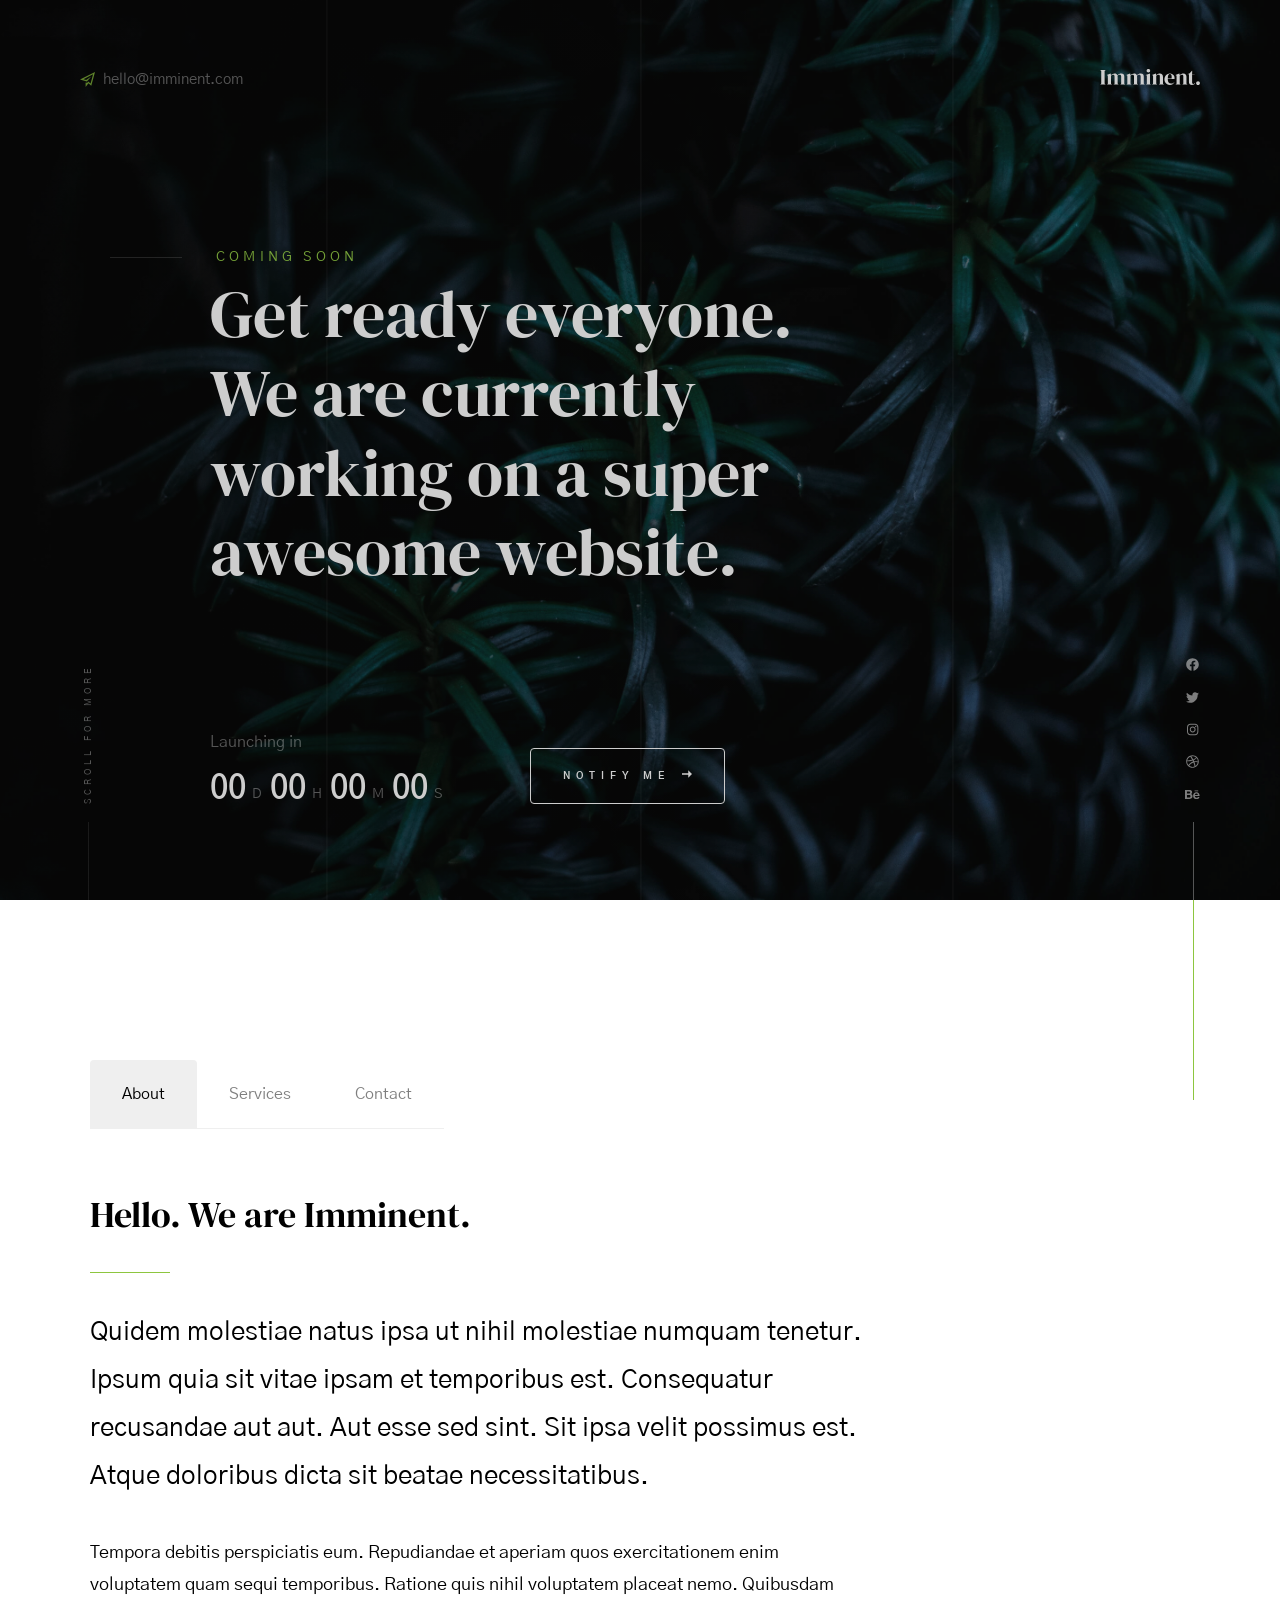
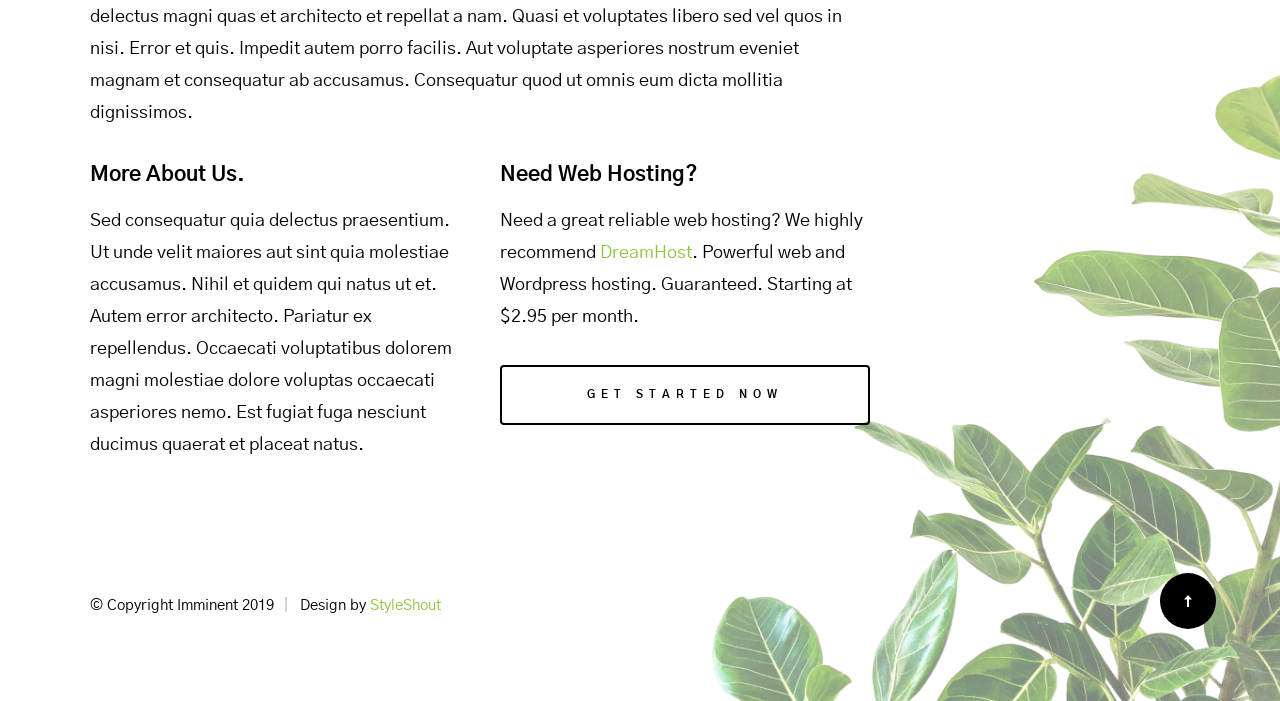
<file: index-static.html>
<!DOCTYPE html>
<html class="no-js" lang="en">
<head>

    <!--- basic page needs
    ================================================== -->
    <meta charset="utf-8">
    <title>Imminent - Static</title>
    <meta name="description" content="">
    <meta name="author" content="">

    <!-- mobile specific metas
    ================================================== -->
    <meta name="viewport" content="width=device-width, initial-scale=1">

    <!-- CSS
    ================================================== -->
    <link rel="stylesheet" href="css/base.css">
    <link rel="stylesheet" href="css/vendor.css">
    <link rel="stylesheet" href="css/main.css">

    <!-- script
    ================================================== -->
    <script src="js/modernizr.js"></script>
    <script defer src="js/fontawesome/all.min.js"></script>

    <!-- favicons
    ================================================== -->
    <link rel="apple-touch-icon" sizes="180x180" href="apple-touch-icon.png">
    <link rel="icon" type="image/png" sizes="32x32" href="favicon-32x32.png">
    <link rel="icon" type="image/png" sizes="16x16" href="favicon-16x16.png">
    <link rel="manifest" href="site.webmanifest">

</head>

<body id="top">

    <!-- preloader
    ================================================== -->
    <div id="preloader">
        <div id="loader" class="dots-fade">
            <div></div>
            <div></div>
            <div></div>
        </div>
    </div>

    <!-- site header
    ================================================== -->
    <header class="s-header">

        <div class="header-logo">
            <a class="site-logo" href="index.html">
                <img src="images/logo.svg" alt="Homepage">
            </a>
        </div>

        <div class="header-email">
            <svg xmlns="http://www.w3.org/2000/svg" width="24" height="24" viewBox="0 0 24 24"><path d="M0 12l11 3.1 7-8.1-8.156 5.672-4.312-1.202 15.362-7.68-3.974 14.57-3.75-3.339-2.17 2.925v-.769l-2-.56v7.383l4.473-6.031 4.527 4.031 6-22z"/></svg>
            <a href="mailto:#0">hello@imminent.com</a>
        </div>

    </header> <!-- end s-header -->


    <!-- intro
    ================================================== -->
    <section id="intro" class="s-intro s-intro--static">

        <div class="grid-overlay">
            <div></div>
        </div> 

        <div class="row intro-content">

            <div class="column">

                <div class="intro-content__text">

                    <h3>
                    Coming Soon
                    </h3>
                    
                    <h1>
                    Get ready everyone. <br>
                    We are currently <br>
                    working on a super <br>
                    awesome website.
                    </h1>

                </div> <!-- end intro-content__text -->

                <div class="intro-content__bottom">

                    <div class="intro-content__counter-wrap">
                        <h4>Launching in</h4>
            
                        <div class="counter">
                            <div class="counter__time days">
                                365
                                <span>D</span>
                            </div>
                            <div class="counter__time hours">
                                09
                                <span>H</span>
                            </div>
                            <div class="counter__time minutes">
                                54
                                <span>M</span>
                            </div>
                            <div class="counter__time seconds">
                                57
                                <span>S</span>
                            </div>
                        </div>  <!-- end counter -->
                    </div> <!-- end intro-content__counter-wrap -->

                    <div class="intro-content__notify">
                        <button type="button" class="btn--stroke btn--small modal-trigger">
                            Notify Me
                            <svg xmlns="http://www.w3.org/2000/svg" width="24" height="24" viewBox="0 0 24 24"><path d="M24 12l-9-9v7h-15v4h15v7z"/></svg>
                        </button>
                    </div> <!-- end intro-content__notify -->
    
                </div> <!-- end intro-content__bottom -->

            </div> <!-- end column -->

        </div> <!--  end intro-content -->

        <div class="modal">
            <div class="modal__inner">

                <span class="modal__close"></span>

                <svg xmlns="http://www.w3.org/2000/svg" width="24" height="24" viewBox="0 0 24 24"><path d="M0 3v18h24v-18h-24zm6.623 7.929l-4.623 5.712v-9.458l4.623 3.746zm-4.141-5.929h19.035l-9.517 7.713-9.518-7.713zm5.694 7.188l3.824 3.099 3.83-3.104 5.612 6.817h-18.779l5.513-6.812zm9.208-1.264l4.616-3.741v9.348l-4.616-5.607z"/></svg>

                <h3>Sign Up</h3>
                <p>
                Be the first to know about the latest updates and
                get exclusive offer on our grand opening.
                </p>

                <form id="mc-form" class="group mc-form" novalidate="true">
                    <input type="email" value="" name="EMAIL" class="email h-full-width h-text-center h-add-half-bottom" id="mc-email" placeholder="Email Address" required="">
                    <input type="submit" name="subscribe" value="Subscribe" class="btn--small h-full-width">
                    <label for="mc-email" class="subscribe-message"></label>
                </form>

            </div> <!-- end modal inner -->
        </div> <!-- end modal -->

        <ul class="intro-social">
            <li><a href="#0"><i class="fab fa-facebook" aria-hidden="true"></i></a></li>
            <li><a href="#0"><i class="fab fa-twitter" aria-hidden="true"></i></a></li>
            <li><a href="#0"><i class="fab fa-instagram" aria-hidden="true"></i></a></li>
            <li><a href="#0"><i class="fab fa-dribbble" aria-hidden="true"></i></a></li>
            <li><a href="#0"><i class="fab fa-behance" aria-hidden="true"></i></a></li>
        </ul> <!-- end intro social -->

        <div class="intro-scroll">
            <a href="#info" class="scroll-link smoothscroll">
                Scroll For More
            </a>
        </div> <!-- end intro scroll -->

    </section> <!-- end s-intro -->

    <!-- info
    ================================================== -->
    <section id="info" class="s-info">

        <div class="vert-line"></div>
        
        <div class="row info-content">
            <div class="column">
                
                <nav class="tab-nav">
                    <ul class="tab-nav__list"> 
                        <li class="active" data-id="tab-about">
                            <a href="#0">
                                <span>About</span>
                            </a>
                        </li>
                        <li data-id="tab-services">
                            <a href="#0">
                                <span>Services</span>
                            </a>
                        </li>
                        <li data-id="tab-contact">
                            <a href="#0">
                                <span>Contact</span>
                            </a>
                        </li>
                    </ul>
                </nav> <!-- end tab-nav -->

                <div class="tab-content">

                    <!-- 01. tab about -->
                    <div id="tab-about" class='tab-content__item'>

                        <div class="row tab-content__item-header">
                            <div class="column">
                                <h1>Hello. We are Imminent.</h1>
                            </div>
                        </div>

                        <div class="row">
                            <div class="column">
                                <p class="lead">
                                Quidem molestiae natus ipsa ut nihil molestiae numquam tenetur. Ipsum quia 
                                sit vitae ipsam et temporibus est. Consequatur recusandae aut aut. Aut esse 
                                sed sint. Sit ipsa velit possimus est. Atque doloribus dicta sit beatae 
                                necessitatibus.
                                </p>

                                <p>
                                Tempora debitis perspiciatis eum. Repudiandae et aperiam quos exercitationem 
                                enim voluptatem quam sequi temporibus. Ratione quis nihil voluptatem placeat 
                                nemo. Quibusdam delectus magni quas et architecto et repellat a nam.
                                Quasi et voluptates libero sed vel quos in nisi. Error et quis. Impedit autem 
                                porro facilis. Aut voluptate asperiores nostrum eveniet magnam et consequatur 
                                ab accusamus. Consequatur quod ut omnis eum dicta mollitia dignissimos.
                                </p>

                                <div class="row">
                                    <div class="column large-6 tab-full">
                                        <h4>More About Us.</h4>
                                        <p>
                                        Sed consequatur quia delectus praesentium. Ut unde velit maiores aut sint 
                                        quia molestiae accusamus. Nihil et quidem qui natus ut et. Autem error 
                                        architecto. Pariatur ex repellendus. Occaecati voluptatibus dolorem magni 
                                        molestiae dolore voluptas occaecati asperiores nemo. Est fugiat fuga nesciunt 
                                        ducimus quaerat et placeat natus.
                                        </p>
                                    </div>
                                    <div class="column large-6 tab-full">
                                        <h4>Need Web Hosting?</h4>
                                        <p>
                                        Need a great reliable web hosting?
                                        We highly recommend <a href="https://www.dreamhost.com/r.cgi?287326">DreamHost</a>.
                                        Powerful web and Wordpress hosting. Guaranteed. Starting at $2.95 per month.
                                        </p>
                                        <a href="https://www.dreamhost.com/r.cgi?287326" class="btn btn--stroke h-full-width">Get Started Now</a>
                                    </div>
                                </div>
                            </div>
                        </div>
                        
                    </div> <!-- end 01. tab about -->

                    <!-- 02. tab services -->
                    <div id="tab-services" class='tab-content__item'>

                        <div class="row tab-content__item-header">
                            <div class="column">
                                <h1>What we do.</h1>
                            </div>
                        </div>

                        <div class="row">
                            <div class="column">
                                <p class="lead">
                                Iusto et nesciunt eum enim. Eius aut reprehenderit reprehenderit
                                quia at architecto. Nemo autem officiis occaecati sit ratione 
                                aspernatur quo qui. Blanditiis autem doloribus similique 
                                doloremque sequi.
                                </p>
                            </div>
                        </div>

                        <div class="row services-list block-large-1-2 block-medium-1-2 block-tab-full">

                            <div class="column services-list__item">
                                <div class="services-list__item-content">
                                    <h4 class="item-title">Brand Identity</h4>
                                    <p>
                                    Sit ut cum molestiae. Dolore ducimus qui quasi. Fugiat consequatur sit vel illum vel et 
                                    a delectus. Vel sequi vitae voluptatem perspiciatis eligendi. Voluptatibus optio natus 
                                    asperiores est commodi amet quia architecto. Dolores necessitatibus et.
                                    </p>
                                </div>
                            </div>
                
                            <div class="column services-list__item">
                                <div class="services-list__item-content">
                                    <h4 class="item-title">Illustration</h4>
                                    <p>
                                    Sit ut cum molestiae. Dolore ducimus qui quasi. Fugiat consequatur sit vel illum vel et 
                                    a delectus. Vel sequi vitae voluptatem perspiciatis eligendi. Voluptatibus optio natus 
                                    asperiores est commodi amet quia architecto. Dolores necessitatibus et.
                                    </p>
                                </div>
                            </div>
                
                            <div class="column services-list__item">
                                <div class="services-list__item-content">
                                    <h4 class="item-title">Web Design</h4>
                                    <p>
                                    Sit ut cum molestiae. Dolore ducimus qui quasi. Fugiat consequatur sit vel illum vel et 
                                    a delectus. Vel sequi vitae voluptatem perspiciatis eligendi. Voluptatibus optio natus 
                                    asperiores est commodi amet quia architecto. Dolores necessitatibus et.
                                    </p>
                                </div>
                            </div>
                
                            <div class="column services-list__item">
                                <div class="services-list__item-content">
                                    <h4 class="item-title">Product Strategy</h4>
                                    <p>
                                    Sit ut cum molestiae. Dolore ducimus qui quasi. Fugiat consequatur sit vel illum vel et 
                                    a delectus. Vel sequi vitae voluptatem perspiciatis eligendi. Voluptatibus optio natus 
                                    asperiores est commodi amet quia architecto. Dolores necessitatibus et.
                                    </p>
                                </div>
                            </div>
                
                            <div class="column services-list__item">
                                <div class="services-list__item-content">
                                    <h4 class="item-title">UI/UX Design</h4>
                                    <p>
                                    Sit ut cum molestiae. Dolore ducimus qui quasi. Fugiat consequatur sit vel illum vel et 
                                    a delectus. Vel sequi vitae voluptatem perspiciatis eligendi. Voluptatibus optio natus 
                                    asperiores est commodi amet quia architecto. Dolores necessitatibus et.
                                    </p>
                                </div>
                            </div>
                
                            <div class="column services-list__item">
                                <div class="services-list__item-content">
                                    <h4 class="item-title">Mobile Design</h4>
                                    <p>
                                    Sit ut cum molestiae. Dolore ducimus qui quasi. Fugiat consequatur sit vel illum vel et 
                                    a delectus. Vel sequi vitae voluptatem perspiciatis eligendi. Voluptatibus optio natus 
                                    asperiores est commodi amet quia architecto. Dolores necessitatibus et.
                                    </p>
                                </div>
                            </div>
                
                        </div> <!-- end services-list -->
                        
                    </div> <!-- end 02. tab services -->

                    <!-- 03. tab contact -->
                    <div id="tab-contact" class="tab-content__item">

                        <div class="row tab-content__item-header">
                            <div class="column">
                                <h1>Get In Touch With Us.</h1>
                            </div>
                        </div>

                        <div class="row">
                            <div class="column">
                                <p class="lead">
                                Voluptates laborum eum quas. Pariatur impedit sit veniam est 
                                et quasi voluptas voluptatem. Cumque hic enim perferendis 
                                amet odit in molestias debitis. Facere nulla qui pariatur 
                                quasi mollitia et. Et dolorem dolorum quo in sit architecto.
                                </p>

                                <div class="row">
                                    <div class="column large-six tab-full">
                                        <h4>Where to Find Us</h4>
                
                                        <p>
                                        1600 Amphitheatre Parkway<br>
                                        Mountain View, CA<br>
                                        94043 US
                                        </p>
                
                                    </div>
                
                                    <div class="column large-six tab-full">
                                        <h4>Follow Us</h4>
                
                                        <ul class="link-list">
                                            <li><a href="#0">Facebook</a></li>
                                            <li><a href="#0">Twitter</a></li>
                                            <li><a href="#0">Instagram</a></li>
                                        </ul>
                
                                    </div>
                                </div>

                                <p class="tab-content__item-bottom">
                                    <a href="mailto:#0" class="contact-email">hello@imminent.com</a>
                                    <span class="contact-number"> 
                                        <a href="tel:197-543-2345">+197 543 2345</a>
                                        <a href="tel:123-456-9000">+123 456 9000</a>
                                    </span>
                                </p>

                            </div>
                        </div>
                        
                    </div> <!-- end 03. tab contact -->

                </div> <!-- end tab content -->

                <footer>

                    <div class="ss-copyright">
                        <span>© Copyright Imminent 2019</span> 
                        <span>Design by <a href="https://www.styleshout.com/">StyleShout</a></span>
                    </div>

                    <div class="ss-go-top">
                        <a class="smoothscroll" title="Back to Top" href="#top">
                            <svg xmlns="http://www.w3.org/2000/svg" width="24" height="24" viewBox="0 0 24 24"><path d="M12 0l8 9h-6v15h-4v-15h-6z"></path></svg>
                        </a>
                    </div>
                    
                </footer>

            </div> <!-- end column -->
        </div> <!-- end row -->

    </section> <!-- end s-info -->

    <!-- Java Script
    ================================================== -->
    <script src="js/jquery-3.2.1.min.js"></script>
    <script src="js/plugins.js"></script>
    <script src="js/main.js"></script>

</body>
</file>
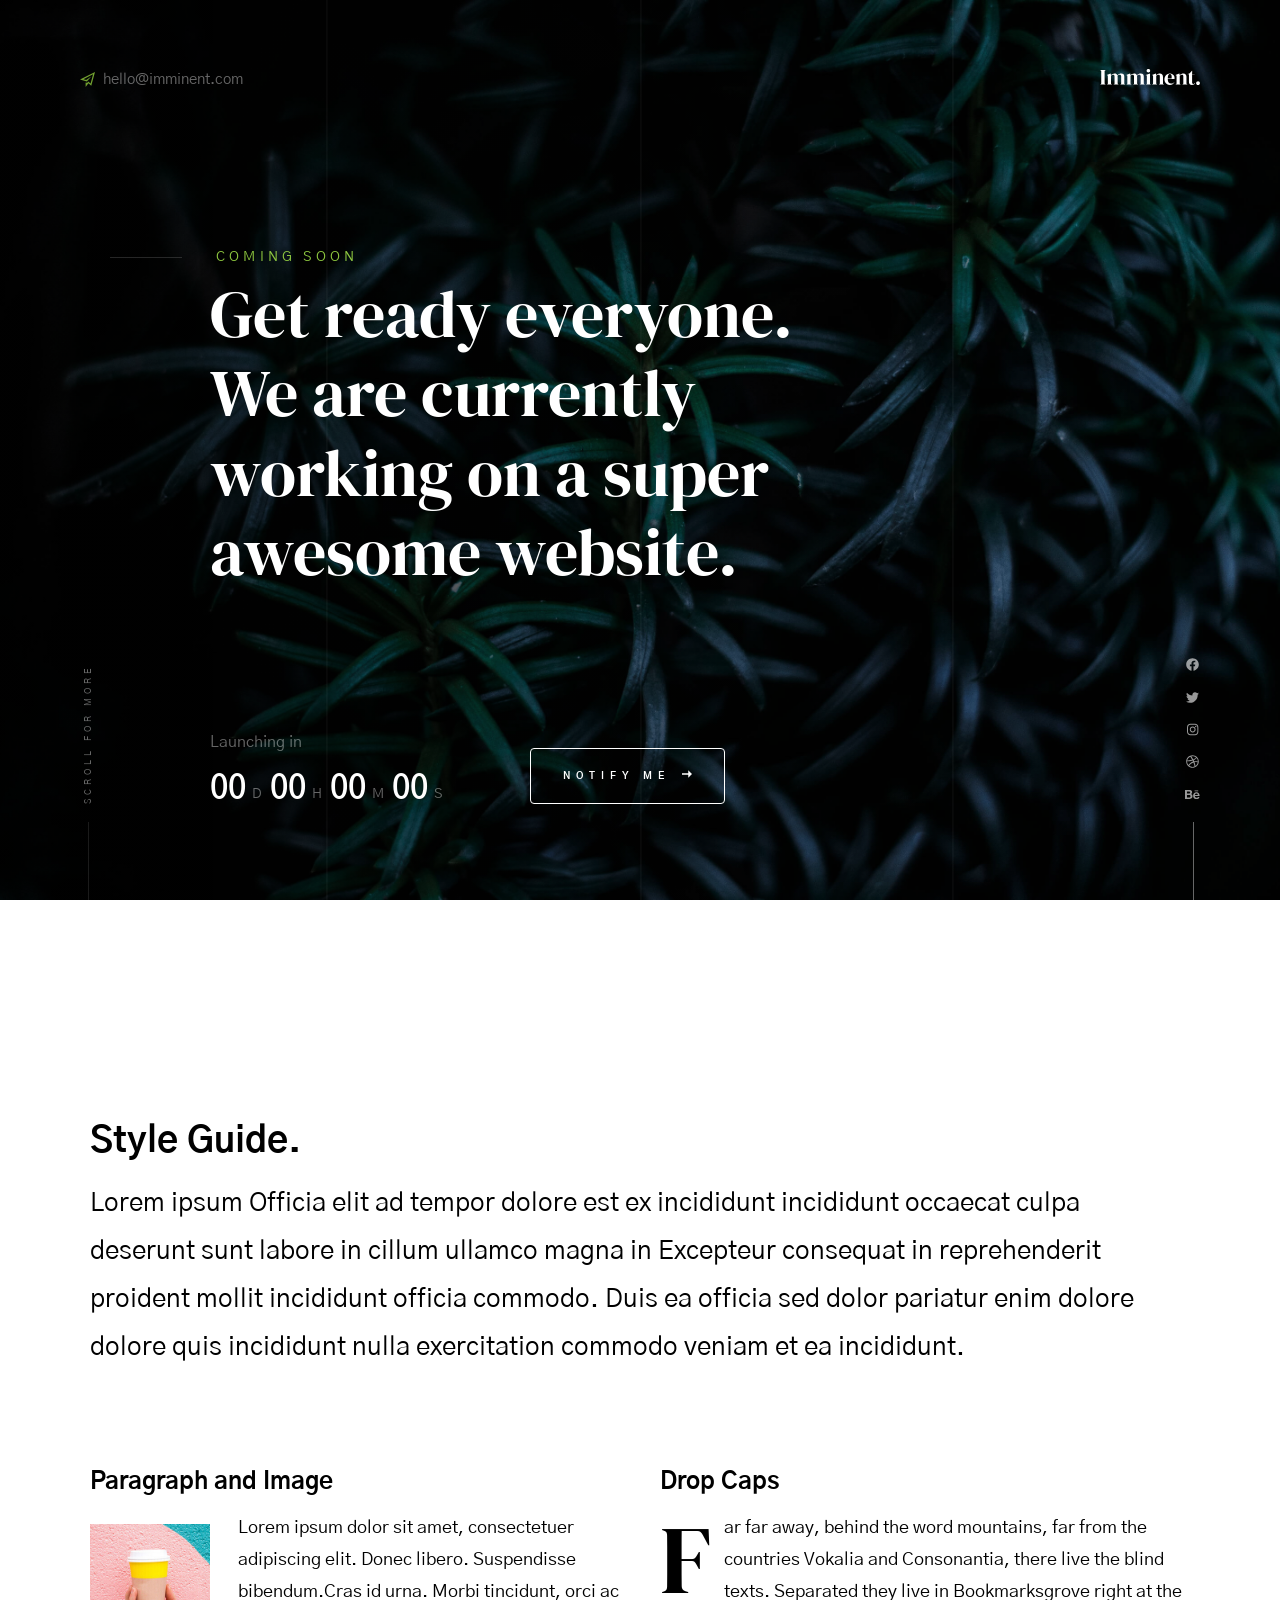
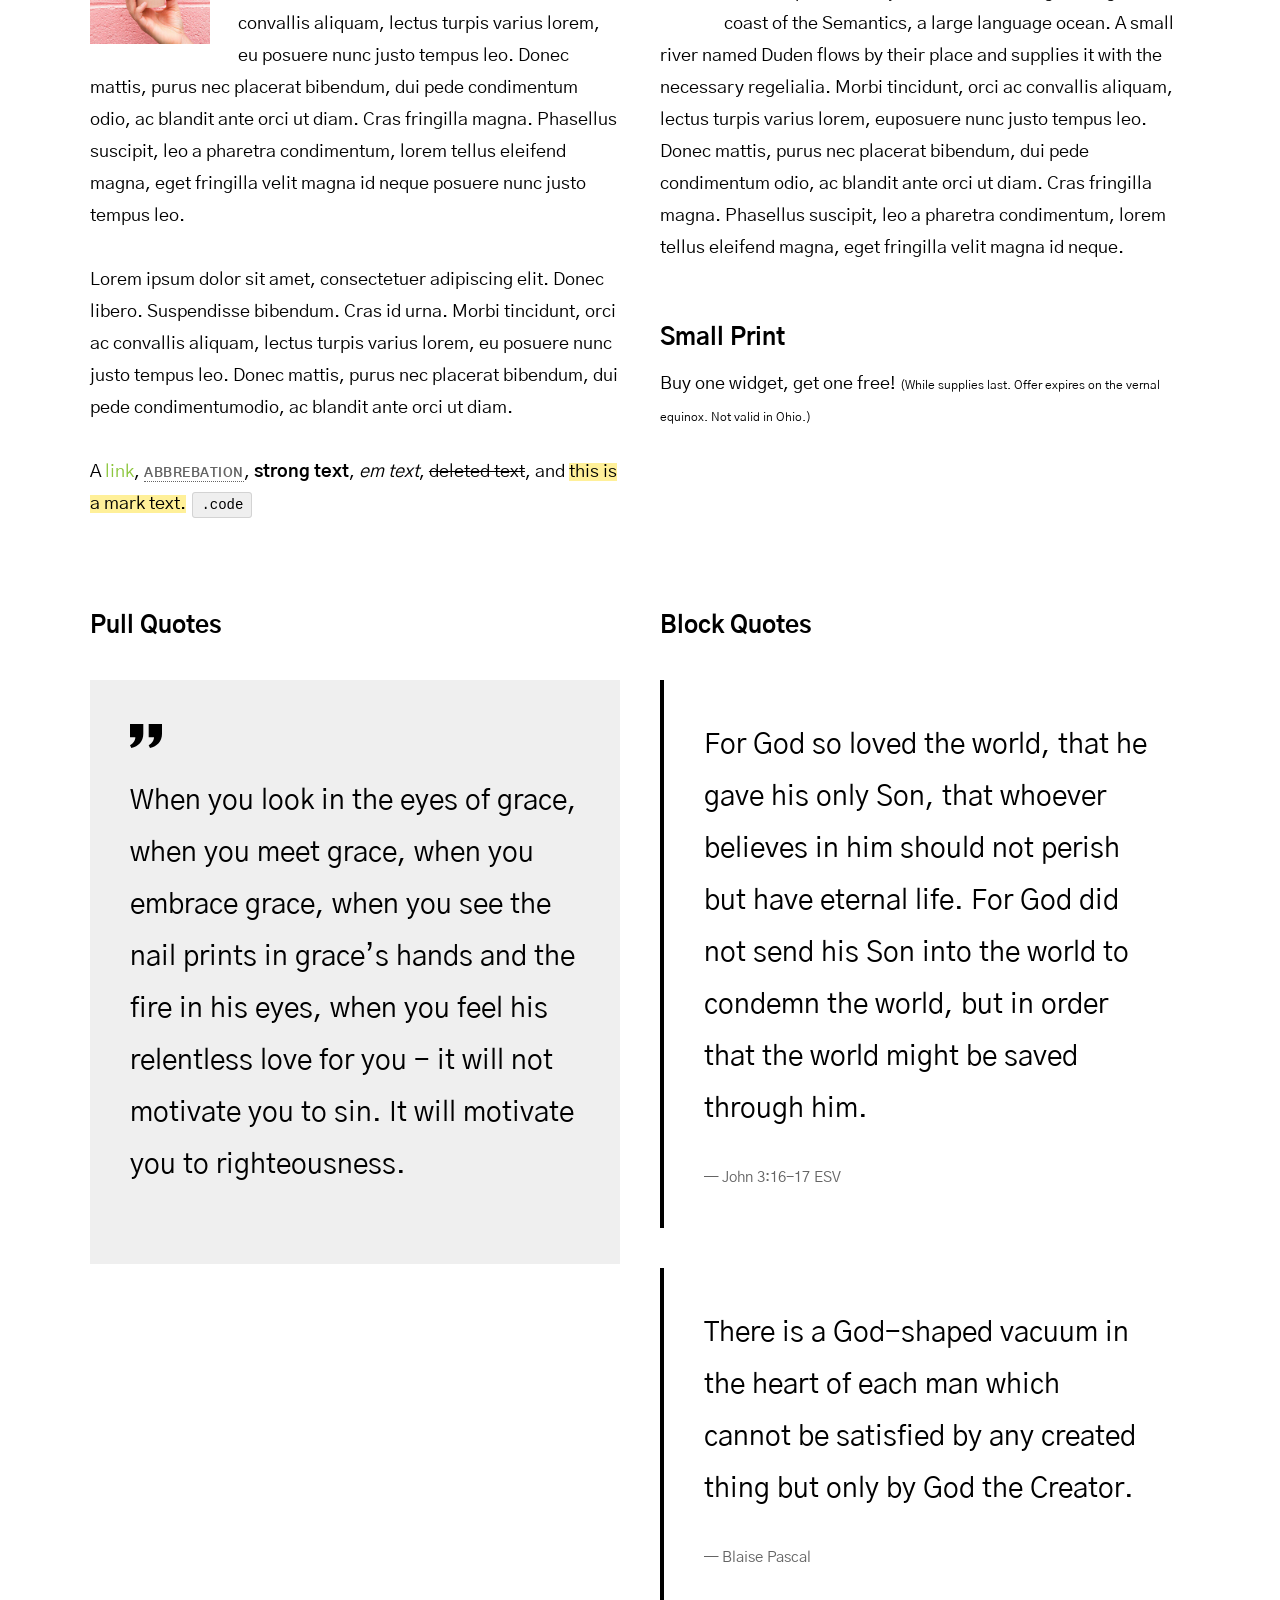
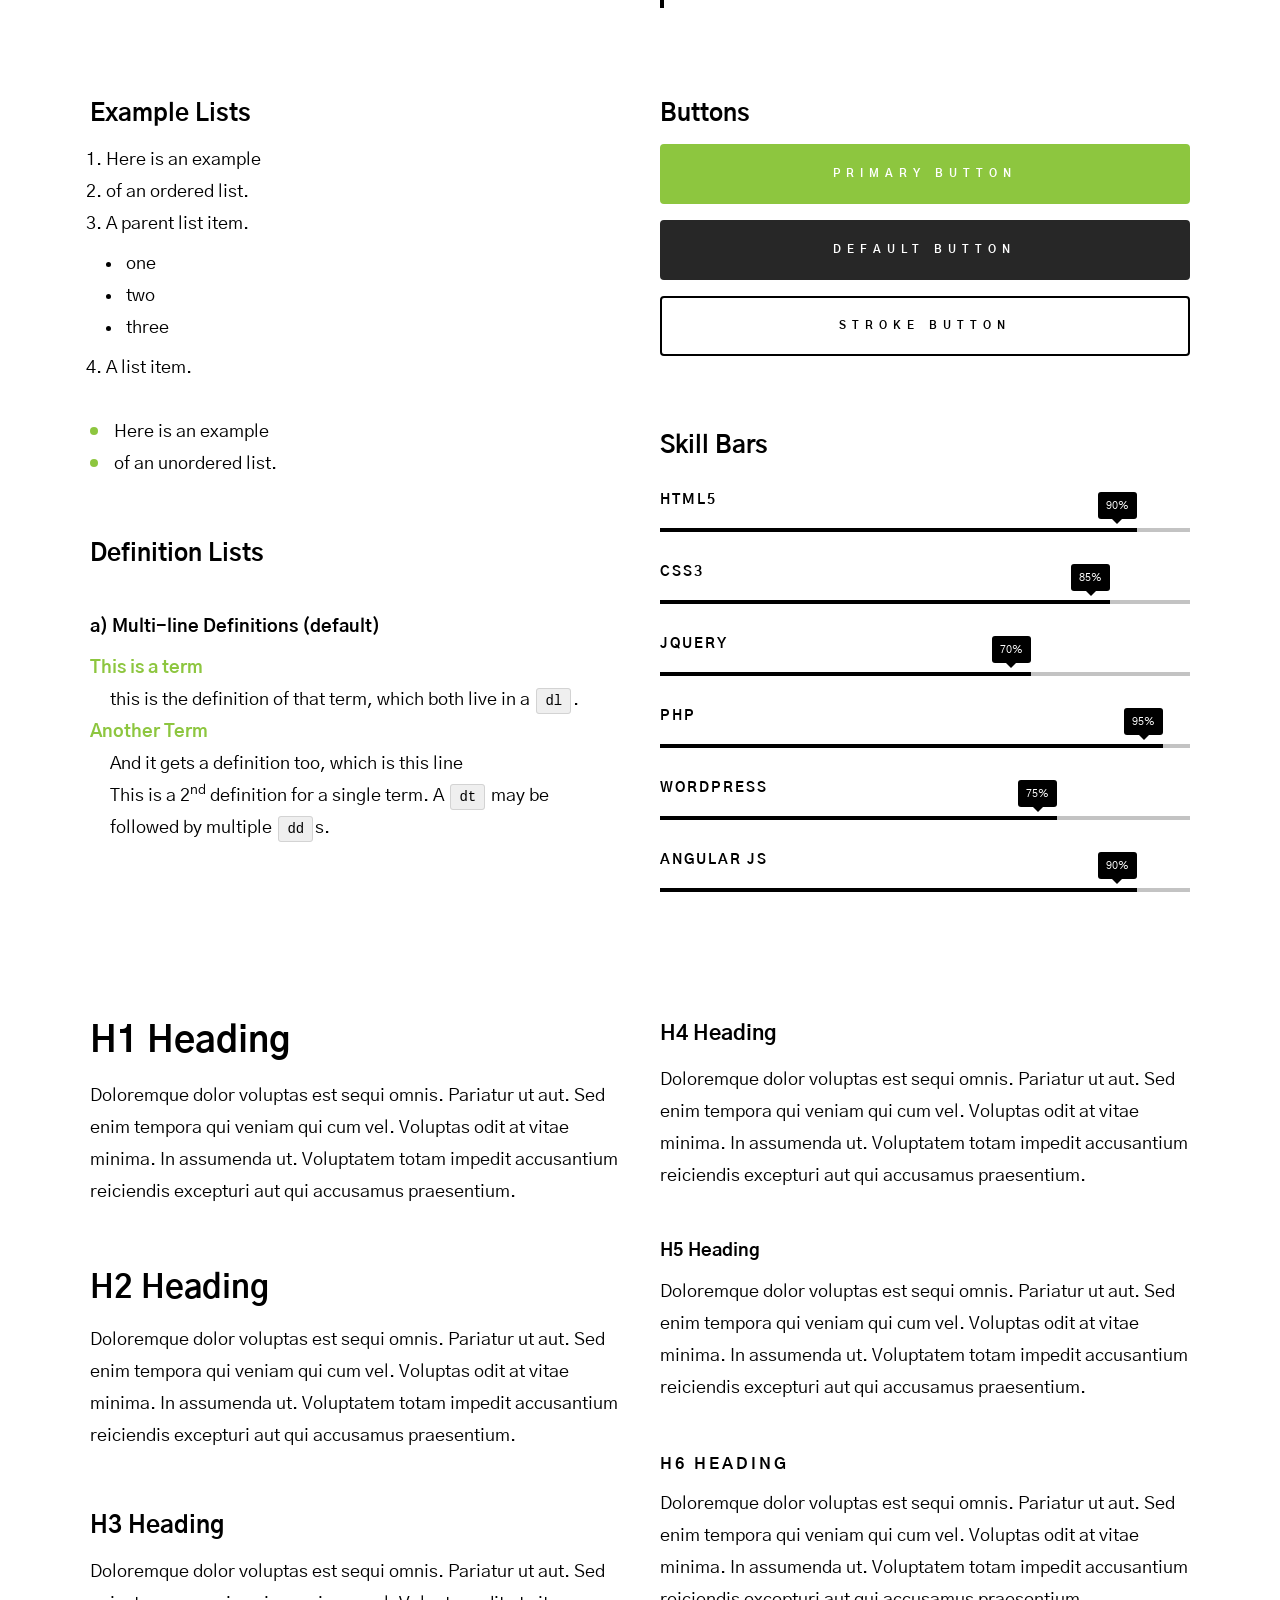
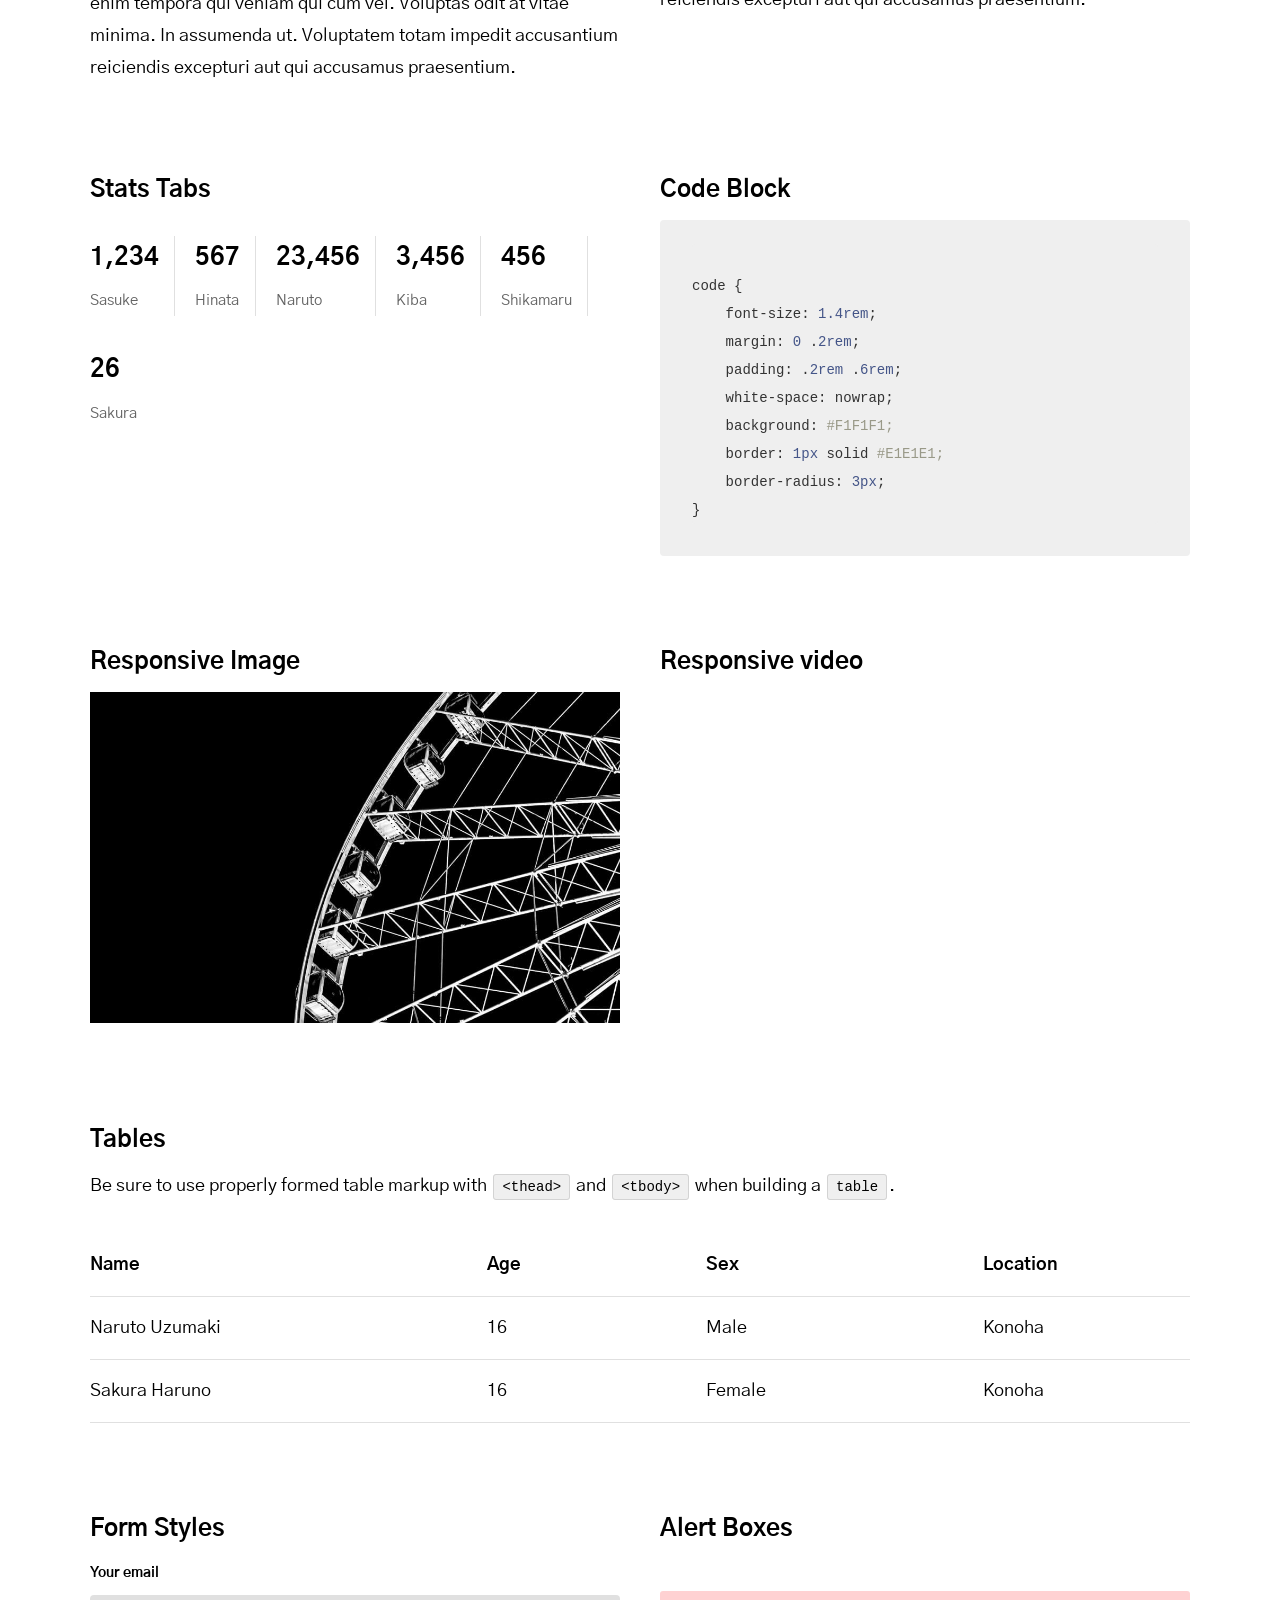
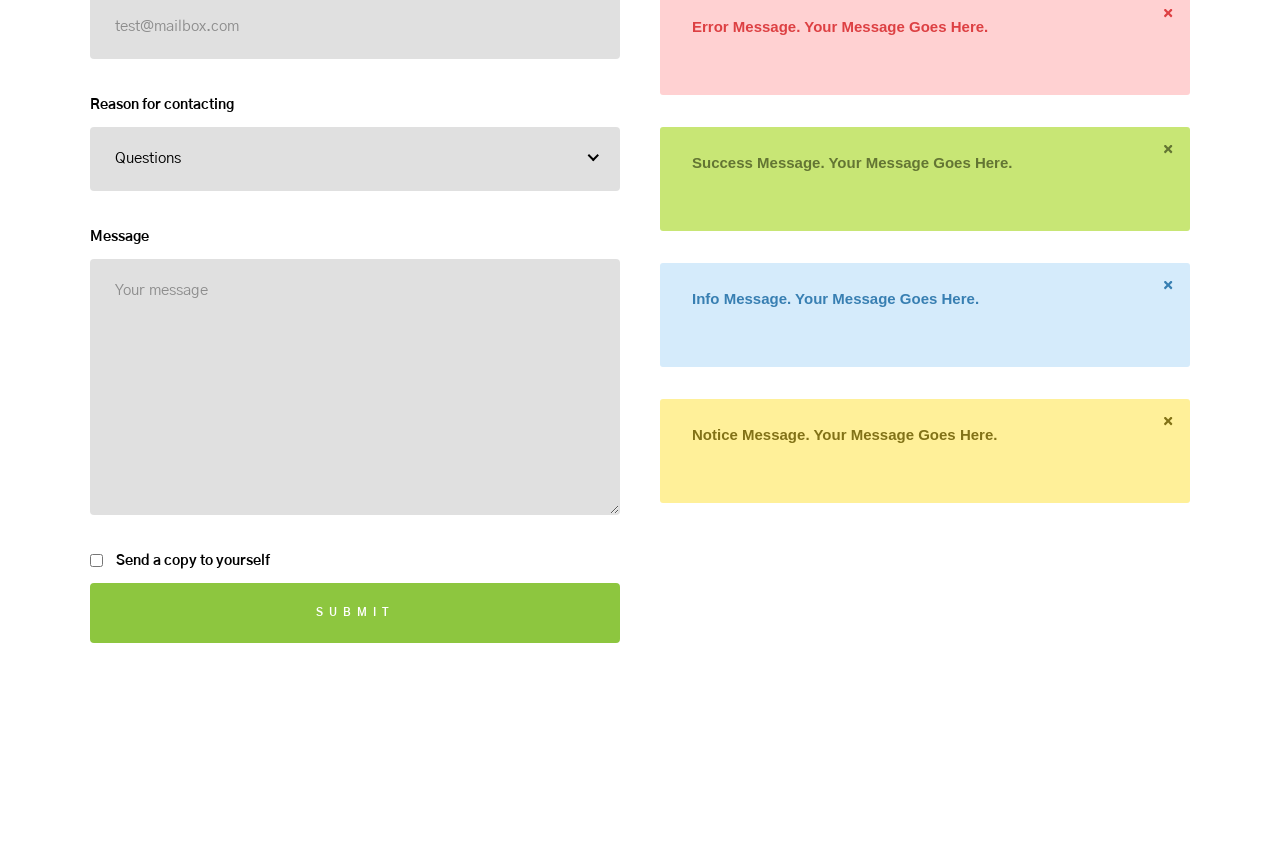
<file: styles.html>
<!DOCTYPE html>
<html class="no-js" lang="en">
<head>

    <!--- basic page needs
    ================================================== -->
    <meta charset="utf-8">
    <title>Imminent - Styles</title>
    <meta name="description" content="">
    <meta name="author" content="">

    <!-- mobile specific metas
    ================================================== -->
    <meta name="viewport" content="width=device-width, initial-scale=1">

    <!-- CSS
    ================================================== -->
    <link rel="stylesheet" href="css/base.css">
    <link rel="stylesheet" href="css/vendor.css">
    <link rel="stylesheet" href="css/main.css">

    <style type="text/css" media="screen">
        .s-styles { 
            padding-top: 16rem;
            padding-bottom: 16rem;
        }
    </style>

    <!-- script
    ================================================== -->
    <script src="js/modernizr.js"></script>
    <script defer src="js/fontawesome/all.min.js"></script>

    <!-- favicons
    ================================================== -->
    <link rel="apple-touch-icon" sizes="180x180" href="apple-touch-icon.png">
    <link rel="icon" type="image/png" sizes="32x32" href="favicon-32x32.png">
    <link rel="icon" type="image/png" sizes="16x16" href="favicon-16x16.png">
    <link rel="manifest" href="site.webmanifest">

</head>

<body id="top">


    <!-- preloader
    ================================================== -->
    <div id="preloader">
        <div id="loader" class="dots-fade">
            <div></div>
            <div></div>
            <div></div>
        </div>
    </div>


    <!-- site header
    ================================================== -->
    <header class="s-header">

        <div class="header-logo">
            <a class="site-logo" href="index.html">
                <img src="images/logo.svg" alt="Homepage">
            </a>
        </div>

        <div class="header-email">
            <svg xmlns="http://www.w3.org/2000/svg" width="24" height="24" viewBox="0 0 24 24"><path d="M0 12l11 3.1 7-8.1-8.156 5.672-4.312-1.202 15.362-7.68-3.974 14.57-3.75-3.339-2.17 2.925v-.769l-2-.56v7.383l4.473-6.031 4.527 4.031 6-22z"/></svg>
            <a href="mailto:#0">hello@imminent.com</a>
        </div>

    </header> <!-- end s-header -->


    <!-- intro
    ================================================== -->
    <section id="intro" class="s-intro s-intro--static">

        <div class="grid-overlay">
            <div></div>
        </div> 

        <div class="row intro-content">

            <div class="column">

                <div class="intro-content__text">

                    <h3>
                    Coming Soon
                    </h3>
                    
                    <h1>
                    Get ready everyone. <br>
                    We are currently <br>
                    working on a super <br>
                    awesome website.
                    </h1>

                </div> <!-- end intro-content__text -->

                <div class="intro-content__bottom">

                    <div class="intro-content__counter-wrap">
                        <h4>Launching in</h4>
            
                        <div class="counter">
                            <div class="counter__time days">
                                365
                                <span>D</span>
                            </div>
                            <div class="counter__time hours">
                                09
                                <span>H</span>
                            </div>
                            <div class="counter__time minutes">
                                54
                                <span>M</span>
                            </div>
                            <div class="counter__time seconds">
                                57
                                <span>S</span>
                            </div>
                        </div>  <!-- end counter -->
                    </div> <!-- end intro-content__counter-wrap -->

                    <div class="intro-content__notify">
                        <button type="button" class="btn--stroke btn--small modal-trigger">
                            Notify Me
                            <svg xmlns="http://www.w3.org/2000/svg" width="24" height="24" viewBox="0 0 24 24"><path d="M24 12l-9-9v7h-15v4h15v7z"/></svg>
                        </button>
                    </div> <!-- end intro-content__notify -->
    
                </div> <!-- end intro-content__bottom -->

            </div> <!-- end column -->

        </div> <!--  end intro-content -->

        <div class="modal">
            <div class="modal__inner">

                <span class="modal__close"></span>

                <svg xmlns="http://www.w3.org/2000/svg" width="24" height="24" viewBox="0 0 24 24"><path d="M0 3v18h24v-18h-24zm6.623 7.929l-4.623 5.712v-9.458l4.623 3.746zm-4.141-5.929h19.035l-9.517 7.713-9.518-7.713zm5.694 7.188l3.824 3.099 3.83-3.104 5.612 6.817h-18.779l5.513-6.812zm9.208-1.264l4.616-3.741v9.348l-4.616-5.607z"/></svg>

                <h3>Sign Up</h3>
                <p>
                Be the first to know about the latest updates and
                get exclusive offer on our grand opening.
                </p>

                <form id="mc-form" class="group mc-form" novalidate="true">
                    <input type="email" value="" name="EMAIL" class="email h-full-width h-text-center h-add-half-bottom" id="mc-email" placeholder="Email Address" required="">
                    <input type="submit" name="subscribe" value="Subscribe" class="btn--small h-full-width">
                    <label for="mc-email" class="subscribe-message"></label>
                </form>

            </div> <!-- end modal inner -->
        </div> <!-- end modal -->

        <ul class="intro-social">
            <li><a href="#0"><i class="fab fa-facebook" aria-hidden="true"></i></a></li>
            <li><a href="#0"><i class="fab fa-twitter" aria-hidden="true"></i></a></li>
            <li><a href="#0"><i class="fab fa-instagram" aria-hidden="true"></i></a></li>
            <li><a href="#0"><i class="fab fa-dribbble" aria-hidden="true"></i></a></li>
            <li><a href="#0"><i class="fab fa-behance" aria-hidden="true"></i></a></li>
        </ul> <!-- end intro social -->

        <div class="intro-scroll">
            <a href="#styles" class="scroll-link smoothscroll">
                Scroll For More
            </a>
        </div> <!-- end intro scroll -->

    </section> <!-- end s-intro -->


    <!-- site content
    ================================================== -->
    <div class="s-content content">
        <main class="row s-styles">
            
            <!-- styles
            ================================================== -->
            <section id="styles" class="column large-full">
                
                <div class="row section-intro add-bottom">

                    <div class="column large-full">

                        <h1 class="display-1">Style Guide.</h1>

                        <p class="lead">Lorem ipsum Officia elit ad tempor dolore est ex incididunt incididunt occaecat culpa deserunt 
                        sunt labore in cillum ullamco magna in Excepteur consequat in reprehenderit proident mollit incididunt officia commodo.
                        Duis ea officia sed dolor pariatur enim dolore dolore quis incididunt nulla exercitation commodo veniam et ea incididunt.
                        </p>

                    </div>

                </div>

                <div class="row">

                    <div class="column large-6 tab-full">

                        <h3>Paragraph and Image</h3>

                        <p><a href="#"><img width="120" height="120" class="h-pull-left" alt="sample-image" src="images/sample-image.jpg"></a>
                        Lorem ipsum dolor sit amet, consectetuer adipiscing elit. Donec libero. Suspendisse bibendum.Cras id urna. Morbi 
                        tincidunt, orci ac convallis aliquam, lectus turpis varius lorem, eu posuere nunc justo tempus leo. Donec mattis, 
                        purus nec placerat bibendum, dui pede condimentum odio, ac blandit ante orci ut diam. Cras fringilla magna. 
                        Phasellus suscipit, leo a pharetra condimentum, lorem tellus eleifend magna, eget fringilla velit magna id 
                        neque posuere nunc justo tempus leo. </p>

                        <p>
                        Lorem ipsum dolor sit amet, consectetuer adipiscing elit. Donec libero. Suspendisse bibendum. Cras id urna. 
                        Morbi tincidunt, orci ac convallis aliquam, lectus turpis varius lorem, eu posuere nunc justo tempus leo. 
                        Donec mattis, purus nec placerat bibendum, dui pede condimentumodio, ac blandit ante orci ut diam.	
                        </p>

                        <p>A <a href="#">link</a>,
                        <abbr title="this really isn't a very good description">abbrebation</abbr>,
                        <strong>strong text</strong>,
                        <em>em text</em>,
                        <del>deleted text</del>, and
                        <mark>this is a mark text.</mark>
                        <code>.code</code>
                        </p>

                    </div>

                    <div class="column large-6 tab-full">

                        <h3>Drop Caps</h3>

                        <p class="drop-cap">Far far away, behind the word mountains, far from the countries Vokalia and Consonantia,
                        there live the blind texts. Separated they live in Bookmarksgrove right at the coast of the
                        Semantics, a large language ocean. A small river named Duden flows by their place and supplies it with the 
                        necessary regelialia. Morbi tincidunt, orci ac convallis aliquam, lectus turpis varius lorem, 
                        euposuere nunc justo tempus leo. Donec mattis, purus nec placerat bibendum, dui pede condimentum odio, 
                        ac blandit ante orci ut diam. Cras fringilla magna. Phasellus suscipit, leo a pharetra condimentum, 
                        lorem tellus eleifend magna, eget fringilla velit magna id neque.
                        </p>

                        <h3>Small Print</h3>

                        <p>Buy one widget, get one free!
                        <small>(While supplies last. Offer expires on the vernal equinox. Not valid in Ohio.)</small>
                        </p>

                    </div>

                </div> <!-- end row -->

                <div class="row">

                    <div class="column large-6 tab-full">

                        <h3>Pull Quotes</h3>

                        <aside class="pull-quote">
                            <blockquote>
                            <p>
                            When you look in the eyes of grace, when you meet grace, 
                            when you embrace grace, when you see the nail prints in 
                            grace’s hands and the fire in his eyes, when you feel his 
                            relentless love for you - it will not motivate you to sin. 
                            It will motivate you to righteousness.
                            </p>
                            </blockquote>
                        </aside>

                    </div>

                    <div class="column large-6 tab-full">

                        <h3>Block Quotes</h3>

                        <blockquote cite="http://where-i-got-my-info-from.com">
                            <p>
                            For God so loved the world, that he gave his only Son, that whoever believes in 
                            him should not perish but have eternal life. For God did not send his Son into 
                            the world to condemn the world, but in order that the world might be 
                            saved through him.
                            </p>
                            <cite>
                                <a href="#0">John 3:16-17 ESV</a>
                            </cite>
                        </blockquote>

                        <blockquote>
                        <p>There is a God-shaped vacuum in the heart of each man which cannot be satisfied 
                        by any created thing but only by God the Creator.</p>
                        <cite>Blaise Pascal</cite>
                        </blockquote>

                    </div>

                </div> <!-- end row -->


                <div class="row half-bottom">

                    <div class="column large-6 tab-full">

                        <h3>Example Lists</h3>

                        <ol>
                            <li>Here is an example</li>
                            <li>of an ordered list.</li>
                            <li>A parent list item.
                                <ul>
                                    <li>one</li>
                                    <li>two</li>
                                    <li>three</li>
                                </ul>
                                </li>
                                <li>A list item.</li>
                            </ol>

                        <ul class="disc">
                            <li>Here is an example</li>
                            <li>of an unordered list.</li>
                        </ul>

                        <h3>Definition Lists</h3>

                        <h5>a) Multi-line Definitions (default) </h5>

                        <dl>
                            <dt><strong>This is a term</strong></dt>
                                <dd>this is the definition of that term, which both live in a <code>dl</code>.</dd>
                            <dt><strong>Another Term</strong></dt>
                                <dd>And it gets a definition too, which is this line</dd>
                                <dd>This is a 2<sup>nd</sup> definition for a single term. A <code>dt</code> may be followed by multiple <code>dd</code>s.</dd>
                        </dl>

                    </div>

                    <div class="column large-6 tab-full">

                        <h3>Buttons</h3>

                        <p>
                            <a class="btn btn--primary h-full-width" href="#0">Primary Button</a>
                            <a class="btn h-full-width" href="#0">Default Button</a>
                            <a class="btn btn--stroke h-full-width" href="#0">Stroke Button</a>
                        </p>

                        <h3>Skill Bars</h3>
                        
                        <ul class="skill-bars">
                            <li>
                            <div class="progress percent90"><span>90%</span></div>
                            <strong>HTML5</strong>
                            </li>
                            <li>
                            <div class="progress percent85"><span>85%</span></div>
                            <strong>CSS3</strong>
                            </li>
                            <li>
                            <div class="progress percent70"><span>70%</span></div>
                            <strong>JQuery</strong>
                            </li>
                            <li>
                            <div class="progress percent95"><span>95%</span></div>
                            <strong>PHP</strong>
                            </li>
                            <li>
                            <div class="progress percent75"><span>75%</span></div>
                            <strong>Wordpress</strong>
                            </li>
                            <li>
                            <div class="progress percent90"><span>90%</span></div>
                            <strong>Angular JS</strong>
                            </li>
                        </ul>

                    </div>

                </div> <!-- end row -->

                <div class="row half-bottom">

                    <div class="column large-6 tab-full">
                            
                        <h1>H1 Heading</h1>
                        <p>Doloremque dolor voluptas est sequi omnis. Pariatur ut aut. Sed enim tempora qui veniam qui cum vel. 
                        Voluptas odit at vitae minima. In assumenda ut. Voluptatem totam impedit accusantium reiciendis excepturi aut qui accusamus praesentium.</p>

                        <h2>H2 Heading</h2>
                        <p>Doloremque dolor voluptas est sequi omnis. Pariatur ut aut. Sed enim tempora qui veniam qui cum vel. 
                        Voluptas odit at vitae minima. In assumenda ut. Voluptatem totam impedit accusantium reiciendis excepturi aut qui accusamus praesentium.</p>

                        <h3>H3 Heading</h3>
                        <p>Doloremque dolor voluptas est sequi omnis. Pariatur ut aut. Sed enim tempora qui veniam qui cum vel. 
                        Voluptas odit at vitae minima. In assumenda ut. Voluptatem totam impedit accusantium reiciendis excepturi aut qui accusamus praesentium.</p>

                    </div>

                    <div class="column large-6 tab-full">
                            
                        <h4>H4 Heading</h4>
                        <p>Doloremque dolor voluptas est sequi omnis. Pariatur ut aut. Sed enim tempora qui veniam qui cum vel. 
                        Voluptas odit at vitae minima. In assumenda ut. Voluptatem totam impedit accusantium reiciendis excepturi aut qui accusamus praesentium.</p>

                        <h5>H5 Heading</h5>
                        <p>Doloremque dolor voluptas est sequi omnis. Pariatur ut aut. Sed enim tempora qui veniam qui cum vel. 
                        Voluptas odit at vitae minima. In assumenda ut. Voluptatem totam impedit accusantium reiciendis excepturi aut qui accusamus praesentium.</p>

                        <h6>H6 Heading</h6>
                        <p>Doloremque dolor voluptas est sequi omnis. Pariatur ut aut. Sed enim tempora qui veniam qui cum vel. 
                        Voluptas odit at vitae minima. In assumenda ut. Voluptatem totam impedit accusantium reiciendis excepturi aut qui accusamus praesentium.</p>

                    </div>

                </div>

                <div class="row half-bottom">

                    <div class="column large-six tab-full">

                            <h3>Stats Tabs</h3>

                        <ul class="stats-tabs">
                            <li><a href="#">1,234 <em>Sasuke</em></a></li>
                            <li><a href="#">567 <em>Hinata</em></a></li>
                            <li><a href="#">23,456 <em>Naruto</em></a></li>
                            <li><a href="#">3,456 <em>Kiba</em></a></li>
                            <li><a href="#">456 <em>Shikamaru</em></a></li>
                            <li><a href="#">26 <em>Sakura</em></a></li>
                        </ul>

                    </div>

                    <div class="column large-six tab-full">
                        <h3>Code Block</h3>
            
<pre><code>
code {
    font-size: 1.4rem;
    margin: 0 .2rem;
    padding: .2rem .6rem;
    white-space: nowrap;
    background: #F1F1F1;
    border: 1px solid #E1E1E1;	
    border-radius: 3px;
}
</code></pre>
                    </div>

                </div> <!-- end row -->

                <div class="row half-bottom">

                    <div class="column large-6 tab-full">

                        <h3>Responsive Image</h3>
                        <p><img src="images/wheel-500.jpg" 
                            srcset="images/wheel-1000.jpg 1000w, 
                            images/wheel-500.jpg 500w" 
                            sizes="(max-width: 1000px) 100vw, 1000px" alt="">
                        </p>

                    </div>

                    <div class="column large-6 tab-full">

                        <h3>Responsive video</h3>

                        <div class="video-container">
                        <iframe src="https://player.vimeo.com/video/14592941?color=00a650&title=0&byline=0&portrait=0" width="500" height="281" frameborder="0" webkitallowfullscreen mozallowfullscreen allowfullscreen></iframe> 
                        </div>

                    </div>
                    
                </div> <!-- end row -->

                <div class="row add-bottom">

                    <div class="column large-full">

                        <h3>Tables</h3>
                        <p>Be sure to use properly formed table markup with <code>&lt;thead&gt;</code> and <code>&lt;tbody&gt;</code> when building a <code>table</code>.</p>

                        <div class="table-responsive">

                            <table>
                                    <thead>
                                    <tr>
                                        <th>Name</th>
                                        <th>Age</th>
                                        <th>Sex</th>
                                        <th>Location</th>
                                    </tr>
                                    </thead>
                                    <tbody>
                                    <tr>
                                        <td>Naruto Uzumaki</td>
                                        <td>16</td>
                                        <td>Male</td>
                                        <td>Konoha</td>
                                    </tr>
                                    <tr>
                                        <td>Sakura Haruno</td>
                                        <td>16</td>
                                        <td>Female</td>
                                        <td>Konoha</td>
                                    </tr>
                                    </tbody>
                            </table>

                        </div>

                    </div>
                    
                </div> <!-- end row -->    

                <div class="row">

                    <div class="column large-6 tab-full">

                        <h3>Form Styles</h3>

                        <form>
                            <div>
                                <label for="sampleInput">Your email</label>
                                <input class="h-full-width" type="email" placeholder="test@mailbox.com" id="sampleInput">
                            </div>
                            <div>
                                <label for="sampleRecipientInput">Reason for contacting</label>
                                <div class="ss-custom-select">
                                    <select class="h-full-width" id="sampleRecipientInput">
                                        <option value="Option 1">Questions</option>
                                        <option value="Option 2">Report</option>
                                        <option value="Option 3">Others</option>
                                    </select>
                                </div>
                            </div>
                            
                            <label for="exampleMessage">Message</label>
                            <textarea class="h-full-width" placeholder="Your message" id="exampleMessage"></textarea>

                            <label class="add-bottom">
                                <input type="checkbox">
                                <span class="label-text">Send a copy to yourself</span>
                            </label>
                        
                            <input class="btn--primary h-full-width" type="submit" value="Submit">
                        </form>

                    </div>

                    <div class="column large-6 tab-full">

                        <h3>Alert Boxes</h3>

                        <br>
                        
                        <div class="alert-box alert-box--error hideit">
                            <p>Error Message. Your Message Goes Here.</p>
                            <i class="fa fa-times alert-box__close" aria-hidden="true"></i>
                        </div><!-- end error -->
                                
                        <div class="alert-box alert-box--success hideit">
                            <p>Success Message. Your Message Goes Here.</p>
                            <i class="fa fa-times alert-box__close" aria-hidden="true"></i>
                        </div><!-- end success -->
                                
                        <div class="alert-box alert-box--info hideit">
                            <p>Info Message. Your Message Goes Here.</p>
                            <i class="fa fa-times alert-box__close" aria-hidden="true"></i>
                        </div><!-- end info -->
                                
                        <div class="alert-box alert-box--notice hideit">
                            <p>Notice Message. Your Message Goes Here.</p>
                            <i class="fa fa-times alert-box__close" aria-hidden="true"></i>
                        </div><!-- end notice -->
                    
                    </div>

                </div> <!-- end row -->

            </section> <!-- end styles -->

        </main>

    </div> <!-- end s-content -->


    <!-- Java Script
    ================================================== -->
    <script src="js/jquery-3.2.1.min.js"></script>
    <script src="js/plugins.js"></script>
    <script src="js/main.js"></script>

</body>
</file>
<file: css/base.css>
/* =================================================================== 
 *  Imminent Base Stylesheet
 *  Ver. 1.0.0
 *  09-19-2019
 *  ------------------------------------------------------------------
 *
 *  TOC:
 *	# imports 
 *	# normalize
 *	# basic/base setup styles
 *	# grid v2.1.1
 *	# block grids
 *	# MISC
 *
 * =================================================================== */



/* ===================================================================
 * # imports 
 *
 * ------------------------------------------------------------------- */
@import url("https://fonts.googleapis.com/css?family=DM+Serif+Display:400,400i|Gothic+A1:300,400,500,600,700,800&display=swap");



/* ==========================================================================
 * # normalize
 * normalize.css v8.0.1 | MIT License |
 * github.com/necolas/normalize.css
 *
 * -------------------------------------------------------------------------- */


/* ------------------------------------------------------------------- 
 * ## document
 * ------------------------------------------------------------------- */

/* 1. Correct the line height in all browsers.
 * 2. Prevent adjustments of font size after orientation changes in iOS.*/
html {
	line-height: 1.15;  /* 1 */
	-webkit-text-size-adjust: 100%;  /* 2 */
}


/* ------------------------------------------------------------------- 
 * ## sections
 * ------------------------------------------------------------------- */

/* Remove the margin in all browsers. */
body {
	margin: 0;
}

/* Render the `main` element consistently in IE. */
main {
	display: block;
}

/* Correct the font size and margin on `h1` elements within `section` and
 * `article` contexts in Chrome, Firefox, and Safari. */
h1 {
	font-size: 2em;
	margin: 0.67em 0;
}


/* ------------------------------------------------------------------- 
 * ## grouping
 * ------------------------------------------------------------------- */

/* 1. Add the correct box sizing in Firefox.
 * 2. Show the overflow in Edge and IE. */
hr {
	box-sizing: content-box;  /* 1 */
	height: 0;  /* 1 */
	overflow: visible;  /* 2 */
}

/* 1. Correct the inheritance and scaling of font size in all browsers.
 * 2. Correct the odd `em` font sizing in all browsers. */
pre {
	font-family: monospace, monospace;  /* 1 */
	font-size: 1em;  /* 2 */
}


/* ------------------------------------------------------------------- 
 * ## text-level semantics
 * ------------------------------------------------------------------- */

/* Remove the gray background on active links in IE 10. */
a {
	background-color: transparent;
}

/* 1. Remove the bottom border in Chrome 57-
 * 2. Add the correct text decoration in Chrome, Edge, IE, Opera, and Safari. */
abbr[title] {
	border-bottom: none;  /* 1 */
	text-decoration: underline;  /* 2 */
	text-decoration: underline dotted;  /* 2 */
}

/* Add the correct font weight in Chrome, Edge, and Safari. */
b,
strong {
	font-weight: bolder;
}

/* 1. Correct the inheritance and scaling of font size in all browsers.
 * 2. Correct the odd `em` font sizing in all browsers. */
code,
kbd,
samp {
	font-family: monospace, monospace;  /* 1 */
	font-size: 1em;  /* 2 */
}

/* Add the correct font size in all browsers. */
small {
	font-size: 80%;
}

/* Prevent `sub` and `sup` elements from affecting the line height in
 * all browsers. */
sub,
sup {
	font-size: 75%;
	line-height: 0;
	position: relative;
	vertical-align: baseline;
}

sub {
	bottom: -0.25em;
}

sup {
	top: -0.5em;
}


/* ------------------------------------------------------------------- 
 * ## embedded content
 * ------------------------------------------------------------------- */

/* Remove the border on images inside links in IE 10. */
img {
	border-style: none;
}


/* ------------------------------------------------------------------- 
 * ## forms
 * ------------------------------------------------------------------- */

/* 1. Change the font styles in all browsers.
 * 2. Remove the margin in Firefox and Safari. */
button,
input,
optgroup,
select,
textarea {
	font-family: inherit;  /* 1 */
	font-size: 100%;  /* 1 */
	line-height: 1.15;  /* 1 */
	margin: 0;  /* 2 */
}

/* Show the overflow in IE.
 * 1. Show the overflow in Edge. */
button,
input {

	/* 1 */
	overflow: visible;
}

/* Remove the inheritance of text transform in Edge, Firefox, and IE.
 * 1. Remove the inheritance of text transform in Firefox. */
button,
select {

	/* 1 */
	text-transform: none;
}

/* Correct the inability to style clickable types in iOS and Safari. */
button,
[type="button"],
[type="reset"],
[type="submit"] {
	-webkit-appearance: button;
}

/* Remove the inner border and padding in Firefox. */
button::-moz-focus-inner,
[type="button"]::-moz-focus-inner,
[type="reset"]::-moz-focus-inner,
[type="submit"]::-moz-focus-inner {
	border-style: none;
	padding: 0;
}

/* Restore the focus styles unset by the previous rule. */
button:-moz-focusring,
[type="button"]:-moz-focusring,
[type="reset"]:-moz-focusring,
[type="submit"]:-moz-focusring {
	outline: 1px dotted ButtonText;
}

/* Correct the padding in Firefox. */
fieldset {
	padding: 0.35em 0.75em 0.625em;
}

/* 1. Correct the text wrapping in Edge and IE.
 * 2. Correct the color inheritance from `fieldset` elements in IE.
 * 3. Remove the padding so developers are not caught out when they zero out
 *    `fieldset` elements in all browsers. */
legend {
	box-sizing: border-box;  /* 1 */
	color: inherit;  /* 2 */
	display: table;  /* 1 */
	max-width: 100%;  /* 1 */
	padding: 0;  /* 3 */
	white-space: normal;  /* 1 */
}

/* Add the correct vertical alignment in Chrome, Firefox, and Opera. */
progress {
	vertical-align: baseline;
}

/* Remove the default vertical scrollbar in IE 10+. */
textarea {
	overflow: auto;
}

/* 1. Add the correct box sizing in IE 10.
 * 2. Remove the padding in IE 10. */
[type="checkbox"],
[type="radio"] {
	box-sizing: border-box;  /* 1 */
	padding: 0;  /* 2 */
}

/* Correct the cursor style of increment and decrement buttons in Chrome. */
[type="number"]::-webkit-inner-spin-button,
[type="number"]::-webkit-outer-spin-button {
	height: auto;
}

/* 1. Correct the odd appearance in Chrome and Safari.
 * 2. Correct the outline style in Safari. */
[type="search"] {
	-webkit-appearance: textfield;  /* 1 */
	outline-offset: -2px;  /* 2 */
}

/* Remove the inner padding in Chrome and Safari on macOS. */
[type="search"]::-webkit-search-decoration {
	-webkit-appearance: none;
}

/* 1. Correct the inability to style clickable types in iOS and Safari.
 * 2. Change font properties to `inherit` in Safari. */
::-webkit-file-upload-button {
	-webkit-appearance: button;  /* 1 */
	font: inherit;  /* 2 */
}


/* ------------------------------------------------------------------- 
 * ## interactive
 * ------------------------------------------------------------------- */

/* Add the correct display in Edge, IE 10+, and Firefox. */
details {
	display: block;
}

/* Add the correct display in all browsers. */
summary {
	display: list-item;
}


/* ------------------------------------------------------------------- 
 * ## misc
 * ------------------------------------------------------------------- */

/* Add the correct display in IE 10+. */
template {
	display: none;
}

/* Add the correct display in IE 10. */
[hidden] {
	display: none;
}



/* ===================================================================
 * # basic/base setup styles
 *
 * ------------------------------------------------------------------- */
html {
	font-size: 62.5%;
	box-sizing: border-box;
}

*,
*::before,
*::after {
	box-sizing: inherit;
}

body {
	font-weight: normal;
	line-height: 1;
	word-wrap: break-word;
	-moz-font-smoothing: grayscale;
	-moz-osx-font-smoothing: grayscale;
	-webkit-font-smoothing: antialiased;
	-webkit-overflow-scrolling: touch;
	-webkit-text-size-adjust: none;
}


/* ------------------------------------------------------------------- 
 * ## Media
 * ------------------------------------------------------------------- */
svg,
img,
video
embed,
iframe,
object {
	max-width: 100%;
	height: auto;
}


/* ------------------------------------------------------------------- 
 * ## Typography resets 
 * ------------------------------------------------------------------- */
div,
dl,
dt,
dd,
ul,
ol,
li,
h1,
h2,
h3,
h4,
h5,
h6,
pre,
form,
p,
blockquote,
th,
td {
	margin: 0;
	padding: 0;
}

p {
	font-size: inherit;
	text-rendering: optimizeLegibility;
}

em,
i {
	font-style: italic;
	line-height: inherit;
}

strong,
b {
	font-weight: bold;
	line-height: inherit;
}

small {
	font-size: 60%;
	line-height: inherit;
}

ol,
ul {
	list-style: none;
}

li {
	display: block;
}


/* ------------------------------------------------------------------- 
 * ## links
 * ------------------------------------------------------------------- */
a {
	text-decoration: none;
	line-height: inherit;
}

a img {
	border: none;
}


/* ------------------------------------------------------------------- 
 * ## inputs
 * ------------------------------------------------------------------- */
fieldset {
	margin: 0;
	padding: 0;
}

input[type="email"],
input[type="number"],
input[type="search"],
input[type="text"],
input[type="tel"],
input[type="url"],
input[type="password"],
textarea {
	-webkit-appearance: none;
	-moz-appearance: none;
	appearance: none;
}



/* ===================================================================
 * # grid v2.1.1
 *
 *   -----------------------------------------------------------------
 * - Grid breakpoints are based on MAXIMUM WIDTH media queries, 
 *   meaning they apply to that one breakpoint and ALL THOSE BELOW IT.
 * - Grid columns without a specified width will automatically layout 
 *   as equal width columns.
 * ------------------------------------------------------------------- */

/* rows
 * ------------------------------------- */
.row {
	width: 89%;
	max-width: 1400px;
	margin: 0 auto;
	display: -ms-flexbox;
	display: -webkit-flex;
	display: flex;
	-webkit-flex-flow: row wrap;
	-ms-flex-flow: row wrap;
	flex-flow: row wrap;
}

.row .row {
	width: auto;
	max-width: none;
	margin-left: -20px;
	margin-right: -20px;
}

/* columns
 * -------------------------------------- */
.column {
	-webkit-flex: 1 1 0%;
	-ms-flex: 1 1 0%;
	flex: 1 1 0%;
	padding: 0 20px;
}

.collapse > .column,
.column.collapse {
	padding: 0;
}

/* flex row containers utility classes
 * ----------------------------------------- */
.row.row-wrap {
	-webkit-flex-wrap: wrap;
	-ms-flex-wrap: wrap;
	flex-wrap: wrap;
}

.row.row-nowrap {
	-webkit-flex-wrap: nowrap;
	-ms-flex-wrap: none;
	flex-wrap: nowrap;
}

.row.row-y-top {
	-webkit-align-items: flex-start;
	-ms-flex-align: start;
	align-items: flex-start;
}

.row.row-y-bottom {
	-webkit-align-items: flex-end;
	-ms-flex-align: end;
	align-items: flex-end;
}

.row.row-y-center {
	-webkit-align-items: center;
	-ms-flex-align: center;
	align-items: center;
}

.row.row-stretch {
	-webkit-align-items: stretch;
	-ms-flex-align: stretch;
	align-items: stretch;
}

.row.row-baseline {
	-webkit-align-items: baseline;
	-ms-flex-align: baseline;
	align-items: baseline;
}

.row.row-x-left {
	-ms-flex-pack: start;
	-webkit-justify-content: flex-start;
	justify-content: flex-start;
}

.row.row-x-right {
	-ms-flex-pack: end;
	-webkit-justify-content: flex-end;
	justify-content: flex-end;
}

.row.row-x-center {
	-ms-flex-pack: center;
	-webkit-justify-content: center;
	justify-content: center;
}

/* flex item utility alignment classes
 * ----------------------------------------- */
.align-center {
	margin: auto;
	-webkit-align-self: center;
	-ms-flex-item-align: center;
	align-self: center;
}

.align-left {
	margin-right: auto;
	-webkit-align-self: center;
	-ms-flex-item-align: center;
	align-self: center;
}

.align-right {
	margin-left: auto;
	-webkit-align-self: center;
	-ms-flex-item-align: center;
	align-self: center;
}

.align-x-center {
	margin-right: auto;
	margin-left: auto;
}

.align-x-left {
	margin-right: auto;
}

.align-x-right {
	margin-left: auto;
}

.align-y-center {
	-webkit-align-self: center;
	-ms-flex-item-align: center;
	align-self: center;
}

.align-y-top {
	-webkit-align-self: flex-start;
	-ms-flex-item-align: start;
	align-self: flex-start;
}

.align-y-bottom {
	-webkit-align-self: flex-end;
	-ms-flex-item-align: end;
	align-self: flex-end;
}

/* large screen column widths 
 * -------------------------------------- */
.large-1 {
	-webkit-flex: 0 0 8.33333%;
	-ms-flex: 0 0 8.33333%;
	flex: 0 0 8.33333%;
	max-width: 8.33333%;
}

.large-2 {
	-webkit-flex: 0 0 16.66667%;
	-ms-flex: 0 0 16.66667%;
	flex: 0 0 16.66667%;
	max-width: 16.66667%;
}

.large-3 {
	-webkit-flex: 0 0 25%;
	-ms-flex: 0 0 25%;
	flex: 0 0 25%;
	max-width: 25%;
}

.large-4 {
	-webkit-flex: 0 0 33.33333%;
	-ms-flex: 0 0 33.33333%;
	flex: 0 0 33.33333%;
	max-width: 33.33333%;
}

.large-5 {
	-webkit-flex: 0 0 41.66667%;
	-ms-flex: 0 0 41.66667%;
	flex: 0 0 41.66667%;
	max-width: 41.66667%;
}

.large-6,
.large-half {
	-webkit-flex: 0 0 50%;
	-ms-flex: 0 0 50%;
	flex: 0 0 50%;
	max-width: 50%;
}

.large-7 {
	-webkit-flex: 0 0 58.33333%;
	-ms-flex: 0 0 58.33333%;
	flex: 0 0 58.33333%;
	max-width: 58.33333%;
}

.large-8 {
	-webkit-flex: 0 0 66.66667%;
	-ms-flex: 0 0 66.66667%;
	flex: 0 0 66.66667%;
	max-width: 66.66667%;
}

.large-9 {
	-webkit-flex: 0 0 75%;
	-ms-flex: 0 0 75%;
	flex: 0 0 75%;
	max-width: 75%;
}

.large-10 {
	-webkit-flex: 0 0 83.33333%;
	-ms-flex: 0 0 83.33333%;
	flex: 0 0 83.33333%;
	max-width: 83.33333%;
}

.large-11 {
	-webkit-flex: 0 0 91.66667%;
	-ms-flex: 0 0 91.66667%;
	flex: 0 0 91.66667%;
	max-width: 91.66667%;
}

.large-12,
.large-full {
	-webkit-flex: 0 0 100%;
	-ms-flex: 0 0 100%;
	flex: 0 0 100%;
	max-width: 100%;
}


/* ------------------------------------------------------------------- 
 * ## medium screen devices
 * ------------------------------------------------------------------- */
@media screen and (max-width:1200px) {
	.row .row {
		margin-left: -16px;
		margin-right: -16px;
	}

	.column {
		padding: 0 16px;
	}

	.medium-1 {
		-webkit-flex: 0 0 8.33333%;
		-ms-flex: 0 0 8.33333%;
		flex: 0 0 8.33333%;
		max-width: 8.33333%;
	}

	.medium-2 {
		-webkit-flex: 0 0 16.66667%;
		-ms-flex: 0 0 16.66667%;
		flex: 0 0 16.66667%;
		max-width: 16.66667%;
	}

	.medium-3 {
		-webkit-flex: 0 0 25%;
		-ms-flex: 0 0 25%;
		flex: 0 0 25%;
		max-width: 25%;
	}

	.medium-4 {
		-webkit-flex: 0 0 33.33333%;
		-ms-flex: 0 0 33.33333%;
		flex: 0 0 33.33333%;
		max-width: 33.33333%;
	}

	.medium-5 {
		-webkit-flex: 0 0 41.66667%;
		-ms-flex: 0 0 41.66667%;
		flex: 0 0 41.66667%;
		max-width: 41.66667%;
	}

	.medium-6,
	.medium-half {
		-webkit-flex: 0 0 50%;
		-ms-flex: 0 0 50%;
		flex: 0 0 50%;
		max-width: 50%;
	}

	.medium-7 {
		-webkit-flex: 0 0 58.33333%;
		-ms-flex: 0 0 58.33333%;
		flex: 0 0 58.33333%;
		max-width: 58.33333%;
	}

	.medium-8 {
		-webkit-flex: 0 0 66.66667%;
		-ms-flex: 0 0 66.66667%;
		flex: 0 0 66.66667%;
		max-width: 66.66667%;
	}

	.medium-9 {
		-webkit-flex: 0 0 75%;
		-ms-flex: 0 0 75%;
		flex: 0 0 75%;
		max-width: 75%;
	}

	.medium-10 {
		-webkit-flex: 0 0 83.33333%;
		-ms-flex: 0 0 83.33333%;
		flex: 0 0 83.33333%;
		max-width: 83.33333%;
	}

	.medium-11 {
		-webkit-flex: 0 0 91.66667%;
		-ms-flex: 0 0 91.66667%;
		flex: 0 0 91.66667%;
		max-width: 91.66667%;
	}

	.medium-12,
	.medium-full {
		-webkit-flex: 0 0 100%;
		-ms-flex: 0 0 100%;
		flex: 0 0 100%;
		max-width: 100%;
	}

}


/* ------------------------------------------------------------------- 
 * ## tablets
 * ------------------------------------------------------------------- */
@media screen and (max-width:800px) {
	.tab-1 {
		-webkit-flex: 0 0 8.33333%;
		-ms-flex: 0 0 8.33333%;
		flex: 0 0 8.33333%;
		max-width: 8.33333%;
	}

	.tab-2 {
		-webkit-flex: 0 0 16.66667%;
		-ms-flex: 0 0 16.66667%;
		flex: 0 0 16.66667%;
		max-width: 16.66667%;
	}

	.tab-3 {
		-webkit-flex: 0 0 25%;
		-ms-flex: 0 0 25%;
		flex: 0 0 25%;
		max-width: 25%;
	}

	.tab-4 {
		-webkit-flex: 0 0 33.33333%;
		-ms-flex: 0 0 33.33333%;
		flex: 0 0 33.33333%;
		max-width: 33.33333%;
	}

	.tab-5 {
		-webkit-flex: 0 0 41.66667%;
		-ms-flex: 0 0 41.66667%;
		flex: 0 0 41.66667%;
		max-width: 41.66667%;
	}

	.tab-6,
	.tab-half {
		-webkit-flex: 0 0 50%;
		-ms-flex: 0 0 50%;
		flex: 0 0 50%;
		max-width: 50%;
	}

	.tab-7 {
		-webkit-flex: 0 0 58.33333%;
		-ms-flex: 0 0 58.33333%;
		flex: 0 0 58.33333%;
		max-width: 58.33333%;
	}

	.tab-8 {
		-webkit-flex: 0 0 66.66667%;
		-ms-flex: 0 0 66.66667%;
		flex: 0 0 66.66667%;
		max-width: 66.66667%;
	}

	.tab-9 {
		-webkit-flex: 0 0 75%;
		-ms-flex: 0 0 75%;
		flex: 0 0 75%;
		max-width: 75%;
	}

	.tab-10 {
		-webkit-flex: 0 0 83.33333%;
		-ms-flex: 0 0 83.33333%;
		flex: 0 0 83.33333%;
		max-width: 83.33333%;
	}

	.tab-11 {
		-webkit-flex: 0 0 91.66667%;
		-ms-flex: 0 0 91.66667%;
		flex: 0 0 91.66667%;
		max-width: 91.66667%;
	}

	.tab-12,
	.tab-full {
		-webkit-flex: 0 0 100%;
		-ms-flex: 0 0 100%;
		flex: 0 0 100%;
		max-width: 100%;
	}

	.hide-on-tablet {
		display: none;
	}

}


/* ------------------------------------------------------------------- 
 * ## mobile devices 
 * ------------------------------------------------------------------- */
@media screen and (max-width:600px) {
	.row {
		width: 100%;
		padding-left: 25px;
		padding-right: 25px;
	}

	.row .row {
		margin-left: -10px;
		margin-right: -10px;
		padding-left: 0;
		padding-right: 0;
	}

	.column {
		padding: 0 10px;
	}

	.mob-1 {
		-webkit-flex: 0 0 8.33333%;
		-ms-flex: 0 0 8.33333%;
		flex: 0 0 8.33333%;
		max-width: 8.33333%;
	}

	.mob-2 {
		-webkit-flex: 0 0 16.66667%;
		-ms-flex: 0 0 16.66667%;
		flex: 0 0 16.66667%;
		max-width: 16.66667%;
	}

	.mob-3 {
		-webkit-flex: 0 0 25%;
		-ms-flex: 0 0 25%;
		flex: 0 0 25%;
		max-width: 25%;
	}

	.mob-4 {
		-webkit-flex: 0 0 33.33333%;
		-ms-flex: 0 0 33.33333%;
		flex: 0 0 33.33333%;
		max-width: 33.33333%;
	}

	.mob-5 {
		-webkit-flex: 0 0 41.66667%;
		-ms-flex: 0 0 41.66667%;
		flex: 0 0 41.66667%;
		max-width: 41.66667%;
	}

	.mob-6,
	.mob-half {
		-webkit-flex: 0 0 50%;
		-ms-flex: 0 0 50%;
		flex: 0 0 50%;
		max-width: 50%;
	}

	.mob-7 {
		-webkit-flex: 0 0 58.33333%;
		-ms-flex: 0 0 58.33333%;
		flex: 0 0 58.33333%;
		max-width: 58.33333%;
	}

	.mob-8 {
		-webkit-flex: 0 0 66.66667%;
		-ms-flex: 0 0 66.66667%;
		flex: 0 0 66.66667%;
		max-width: 66.66667%;
	}

	.mob-9 {
		-webkit-flex: 0 0 75%;
		-ms-flex: 0 0 75%;
		flex: 0 0 75%;
		max-width: 75%;
	}

	.mob-10 {
		-webkit-flex: 0 0 83.33333%;
		-ms-flex: 0 0 83.33333%;
		flex: 0 0 83.33333%;
		max-width: 83.33333%;
	}

	.mob-11 {
		-webkit-flex: 0 0 91.66667%;
		-ms-flex: 0 0 91.66667%;
		flex: 0 0 91.66667%;
		max-width: 91.66667%;
	}

	.mob-12,
	.mob-full {
		-webkit-flex: 0 0 100%;
		-ms-flex: 0 0 100%;
		flex: 0 0 100%;
		max-width: 100%;
	}

	.hide-on-mobile {
		display: none;
	}

}


/* ------------------------------------------------------------------- 
 * ## small mobile devices <= 400px
 * ------------------------------------------------------------------- */
@media screen and (max-width:400px) {
	.row {
		padding-left: 22px;
		padding-right: 22px;
	}

	.row .row {
		margin-left: 0;
		margin-right: 0;
	}

	.column {
		-webkit-flex: 0 0 100%;
		-ms-flex: 0 0 100%;
		flex: 0 0 100%;
		max-width: 100%;
		width: 100%;
		margin-left: 0;
		margin-right: 0;
		padding: 0;
	}

}



/* ===================================================================
 * # block grids
 *
 * -------------------------------------------------------------------
 * Equally-sized columns define at parent/row level.
 * ------------------------------------------------------------------- */
.block-large-1-8 > .column {
	-webkit-flex: 0 0 12.5%;
	-ms-flex: 0 0 12.5%;
	flex: 0 0 12.5%;
	max-width: 12.5%;
}

.block-large-1-6 > .column {
	-webkit-flex: 0 0 16.66667%;
	-ms-flex: 0 0 16.66667%;
	flex: 0 0 16.66667%;
	max-width: 16.66667%;
}

.block-large-1-5 > .column {
	-webkit-flex: 0 0 20%;
	-ms-flex: 0 0 20%;
	flex: 0 0 20%;
	max-width: 20%;
}

.block-large-1-4 > .column {
	-webkit-flex: 0 0 25%;
	-ms-flex: 0 0 25%;
	flex: 0 0 25%;
	max-width: 25%;
}

.block-large-1-3 > .column {
	-webkit-flex: 0 0 33.33333%;
	-ms-flex: 0 0 33.33333%;
	flex: 0 0 33.33333%;
	max-width: 33.33333%;
}

.block-large-1-2 > .column {
	-webkit-flex: 0 0 50%;
	-ms-flex: 0 0 50%;
	flex: 0 0 50%;
	max-width: 50%;
}

.block-large-full > .column {
	-webkit-flex: 0 0 100%;
	-ms-flex: 0 0 100%;
	flex: 0 0 100%;
	max-width: 100%;
}


/* ------------------------------------------------------------------- 
 * ## block grids - medium screen devices
 * ------------------------------------------------------------------- */
@media screen and (max-width:1200px) {
	.block-medium-1-8 > .column {
		-webkit-flex: 0 0 12.5%;
		-ms-flex: 0 0 12.5%;
		flex: 0 0 12.5%;
		max-width: 12.5%;
	}

	.block-medium-1-6 > .column {
		-webkit-flex: 0 0 16.66667%;
		-ms-flex: 0 0 16.66667%;
		flex: 0 0 16.66667%;
		max-width: 16.66667%;
	}

	.block-medium-1-5 > .column {
		-webkit-flex: 0 0 20%;
		-ms-flex: 0 0 20%;
		flex: 0 0 20%;
		max-width: 20%;
	}

	.block-medium-1-4 > .column {
		-webkit-flex: 0 0 25%;
		-ms-flex: 0 0 25%;
		flex: 0 0 25%;
		max-width: 25%;
	}

	.block-medium-1-3 > .column {
		-webkit-flex: 0 0 33.33333%;
		-ms-flex: 0 0 33.33333%;
		flex: 0 0 33.33333%;
		max-width: 33.33333%;
	}

	.block-medium-1-2 > .column {
		-webkit-flex: 0 0 50%;
		-ms-flex: 0 0 50%;
		flex: 0 0 50%;
		max-width: 50%;
	}

	.block-medium-full > .column {
		-webkit-flex: 0 0 100%;
		-ms-flex: 0 0 100%;
		flex: 0 0 100%;
		max-width: 100%;
	}

}


/* ------------------------------------------------------------------- 
 * ## block grids - tablets
 * ------------------------------------------------------------------- */
@media screen and (max-width:800px) {
	.block-tab-1-8 > .column {
		-webkit-flex: 0 0 12.5%;
		-ms-flex: 0 0 12.5%;
		flex: 0 0 12.5%;
		max-width: 12.5%;
	}

	.block-tab-1-6 > .column {
		-webkit-flex: 0 0 16.66667%;
		-ms-flex: 0 0 16.66667%;
		flex: 0 0 16.66667%;
		max-width: 16.66667%;
	}

	.block-tab-1-5 > .column {
		-webkit-flex: 0 0 20%;
		-ms-flex: 0 0 20%;
		flex: 0 0 20%;
		max-width: 20%;
	}

	.block-tab-1-4 > .column {
		-webkit-flex: 0 0 25%;
		-ms-flex: 0 0 25%;
		flex: 0 0 25%;
		max-width: 25%;
	}

	.block-tab-1-3 > .column {
		-webkit-flex: 0 0 33.33333%;
		-ms-flex: 0 0 33.33333%;
		flex: 0 0 33.33333%;
		max-width: 33.33333%;
	}

	.block-tab-1-2 > .column {
		-webkit-flex: 0 0 50%;
		-ms-flex: 0 0 50%;
		flex: 0 0 50%;
		max-width: 50%;
	}

	.block-tab-full > .column {
		-webkit-flex: 0 0 100%;
		-ms-flex: 0 0 100%;
		flex: 0 0 100%;
		max-width: 100%;
	}

}


/* ------------------------------------------------------------------- 
 * ## block grids - mobile devices
 * ------------------------------------------------------------------- */
@media screen and (max-width:600px) {
	.block-mob-1-8 > .column {
		-webkit-flex: 0 0 12.5%;
		-ms-flex: 0 0 12.5%;
		flex: 0 0 12.5%;
		max-width: 12.5%;
	}

	.block-mob-1-6 > .column {
		-webkit-flex: 0 0 16.66667%;
		-ms-flex: 0 0 16.66667%;
		flex: 0 0 16.66667%;
		max-width: 16.66667%;
	}

	.block-mob-1-5 > .column {
		-webkit-flex: 0 0 20%;
		-ms-flex: 0 0 20%;
		flex: 0 0 20%;
		max-width: 20%;
	}

	.block-mob-1-4 > .column {
		-webkit-flex: 0 0 25%;
		-ms-flex: 0 0 25%;
		flex: 0 0 25%;
		max-width: 25%;
	}

	.block-mob-1-3 > .column {
		-webkit-flex: 0 0 33.33333%;
		-ms-flex: 0 0 33.33333%;
		flex: 0 0 33.33333%;
		max-width: 33.33333%;
	}

	.block-mob-1-2 > .column {
		-webkit-flex: 0 0 50%;
		-ms-flex: 0 0 50%;
		flex: 0 0 50%;
		max-width: 50%;
	}

	.block-mob-full > .column {
		-webkit-flex: 0 0 100%;
		-ms-flex: 0 0 100%;
		flex: 0 0 100%;
		max-width: 100%;
	}

}


/* ------------------------------------------------------------------- 
 * ## block grids - small mobile devices <= 400px
 * ------------------------------------------------------------------- */
@media screen and (max-width:400px) {
	.stack > .column {
		-webkit-flex: 0 0 100%;
		-ms-flex: 0 0 100%;
		flex: 0 0 100%;
		max-width: 100%;
		width: 100%;
		margin-left: 0;
		margin-right: 0;
		padding: 0;
	}

}



/* ===================================================================
 * # MISC
 *
 * ------------------------------------------------------------------- */
.h-group:after {
	content: "";
	display: table;
	clear: both;
}

/* misc helper classes
 * -------------------------------------- */
.is-hidden {
	display: none;
}

.is-invisible {
	visibility: hidden;
}

.h-antialiased {
	-webkit-font-smoothing: antialiased;
	-moz-osx-font-smoothing: grayscale;
}

.h-overflow-hidden {
	overflow: hidden;
}

.h-remove-bottom {
	margin-bottom: 0;
}

.h-add-half-bottom {
	margin-bottom: 1.6rem !important;
}

.h-add-bottom {
	margin-bottom: 3.2rem !important;
}

.h-no-border {
	border: none;
}

.h-full-width {
	width: 100%;
}

.h-text-center {
	text-align: center;
}

.h-text-left {
	text-align: left;
}

.h-text-right {
	text-align: right;
}

.h-pull-left {
	float: left;
}

.h-pull-right {
	float: right;
}

/*# sourceMappingURL=base.css.map */
</file>
<file: css/vendor.css>
/* =================================================================== 
 *  Imminent Vendor/Third Party CSS
 *  Template Ver. 1.0.0 
 *  09-19-2019
 *  ------------------------------------------------------------------
 *
 *  TOC:
 *  # slick slider
 *  # prettyprint GitHub Theme
 *
 * =================================================================== */


/* ===================================================================
 * # slick slider
 * http://kenwheeler.github.io/slick/
 * ------------------------------------------------------------------- */

/* Slider */
.slick-slider {
  position: relative;
  display: block;
  box-sizing: border-box;
  -webkit-touch-callout: none;
  -webkit-user-select: none;
  -khtml-user-select: none;
  -moz-user-select: none;
  -ms-user-select: none;
  user-select: none;
  -ms-touch-action: pan-y;
  touch-action: pan-y;
  -webkit-tap-highlight-color: transparent;
}

.slick-list {
  position: relative;
  overflow: hidden;
  display: block;
  margin: 0;
  padding: 0;
}

.slick-list:focus {
  outline: none;
}

.slick-list.dragging {
  cursor: pointer;
  cursor: hand;
}

.slick-slider .slick-track,
.slick-slider .slick-list {
  -webkit-transform: translate3d(0, 0, 0);
  -moz-transform: translate3d(0, 0, 0);
  -ms-transform: translate3d(0, 0, 0);
  -o-transform: translate3d(0, 0, 0);
  transform: translate3d(0, 0, 0);
}

.slick-track {
  position: relative;
  left: 0;
  top: 0;
  display: block;
  margin-left: auto;
  margin-right: auto;
}

.slick-track:before,
.slick-track:after {
  content: "";
  display: table;
}

.slick-track:after {
  clear: both;
}

.slick-loading .slick-track {
  visibility: hidden;
}

.slick-slide {
  float: left;
  height: 100%;
  min-height: 1px;
  display: none;
}

[dir="rtl"] .slick-slide {
  float: right;
}

.slick-slide img {
  display: block;
}

.slick-slide.slick-loading img {
  display: none;
}

.slick-slide.dragging img {
  pointer-events: none;
}

.slick-initialized .slick-slide {
  display: block;
}

.slick-loading .slick-slide {
  visibility: hidden;
}

.slick-vertical .slick-slide {
  display: block;
  height: auto;
  border: 1px solid transparent;
}

.slick-arrow.slick-hidden {
  display: none;
}



/* ===================================================================
 * # prettyprint GitHub Theme
 *
 * ------------------------------------------------------------------- */
.prettyprint {
  background: #efefef;
  font-family: Menlo, 'Bitstream Vera Sans Mono', 'DejaVu Sans Mono', Monaco, Consolas, monospace;
  font-size: 13px;
  line-height: 1.538;
  border-radius: 4px;
  border: none;
}

.pln {
  color: #333333;
}

@media screen {
  .str {
    color: #dd1144;
  }

  .kwd {
    color: #333333;
  }

  .com {
    color: #999988;
  }

  .typ {
    color: #445588;
  }

  .lit {
    color: #445588;
  }

  .pun {
    color: #333333;
  }

  .opn {
    color: #333333;
  }

  .clo {
    color: #333333;
  }

  .tag {
    color: navy;
  }

  .atn {
    color: teal;
  }

  .atv {
    color: #dd1144;
  }

  .dec {
    color: #333333;
  }

  .var {
    color: teal;
  }

  .fun {
    color: #990000;
  }

}

@media print, projection {
  .str {
    color: #006600;
  }

  .kwd {
    color: #006;
    font-weight: bold;
  }

  .com {
    color: #600;
    font-style: italic;
  }

  .typ {
    color: #404;
    font-weight: bold;
  }

  .lit {
    color: #004444;
  }

  .pun,
  .opn,
  .clo {
    color: #444400;
  }

  .tag {
    color: #006;
    font-weight: bold;
  }

  .atn {
    color: #440044;
  }

  .atv {
    color: #006600;
  }

}

/* Specify class=linenums on a pre to get line numbering */
ol.linenums {
  margin-top: 0;
  margin-bottom: 0;
}

/* IE indents via margin-left */
li.L0,
li.L1,
li.L2,
li.L3,
li.L4,
li.L5,
li.L6,
li.L7,
li.L8,
li.L9 {

  /* */
}

/* Alternate shading for lines */
li.L1,
li.L3,
li.L5,
li.L7,
li.L9 {

  /* */
}

/*# sourceMappingURL=vendor.css.map */
</file>
<file: css/main.css>
/* =================================================================== 
 *  Imminent Main Stylesheet
 *  Template Ver. 1.0.0
 *  09-19-2019
 *  ------------------------------------------------------------------
 *
 *  TOC:
 *  # base style overrides
 *    ## links 
 *  # typography & general theme styles 
 *    ## Lists
 *    ## responsive video container
 *    ## floated image
 *    ## tables
 *    ## Spacing
 *  # preloader
 *  # forms
 *    ## Style Placeholder Text
 *    ## Change Autocomplete styles in Chrome
 *  # buttons
 *  # additional components
 *    ## additional typo styles
 *    ## skillbars
 *    ## alert box
 *  # site header
 *    ## header logo
 *    ## header email 
 *  # intro
 *    ## intro slides
 *    ## intro particles 
 *    ## grid overlay
 *    ## intro content
 *    ## intro content text
 *    ## intro content bottom
 *    ## intro content counter
 *    ## intro content notify
 *    ## modal
 *    ## intro social
 *    ## intro scroll
 *    ## animate intro content
 *    ## intro animations
 *  # info section
 *    ## tabs
 *    ## copyright
 *    ## go top
 *
 * =================================================================== */

/* ===================================================================
 * # base style overrides 
 *
 * ------------------------------------------------------------------- */
html {
  font-size: 10px;
}

@media screen and (max-width: 400px) {
  html {
    font-size: 9.444444444444444px;
  }
}

html,
body {
  height: 100%;
}

body {
  background: #ffffff;
  font-family: "Gothic A1", sans-serif;
  font-size: 1.8rem;
  font-style: normal;
  font-weight: normal;
  line-height: 1.778;
  color: #000000;
  margin: 0;
  padding: 0;
  position: relative;
}

/* ------------------------------------------------------------------- 
 * ## links 
 * ------------------------------------------------------------------- */
a {
  color: #8dc63f;
  transition: all 0.3s cubic-bezier(0.23, 1, 0.32, 1);
}

a:hover,
a:focus,
a:active {
  color: #33648a;
}

a:hover,
a:active {
  outline: 0;
}

/* ===================================================================
 * # typography & general theme styles
 * 
 * ------------------------------------------------------------------- */
h1,
h2,
h3,
h4,
h5,
h6,
.h1,
.h2,
.h3,
.h4,
.h5,
.h6 {
  font-family: "Gothic A1", sans-serif;
  font-weight: 700;
  font-style: normal;
  color: #000000;
  font-variant-ligatures: common-ligatures;
  text-rendering: optimizeLegibility;
}

h1,
.h1,
h2,
.h2,
h3,
.h3,
h4,
.h4 {
  margin-top: 6rem;
  margin-bottom: 1.6rem;
}

@media screen and (max-width: 600px) {
  h1,
  .h1,
  h2,
  .h2,
  h3,
  .h3,
  h4,
  .h4 {
    margin-top: 5.6rem;
  }
}

h5,
.h5,
h6,
.h6 {
  margin-top: 4.8rem;
  margin-bottom: 1.2rem;
}

@media screen and (max-width: 600px) {
  h5,
  .h5,
  h6,
  .h6 {
    margin-top: 4.4rem;
    margin-bottom: 0.8rem;
  }
}

h1,
.h1 {
  font-size: 3.6rem;
  line-height: 1.222;
}

@media screen and (max-width: 600px) {
  h1,
  .h1 {
    font-size: 3.3rem;
  }
}

h2,
.h2 {
  font-size: 3.2rem;
  line-height: 1.25;
}

h3,
.h3 {
  font-size: 2.4rem;
  line-height: 1.167;
}

h4,
.h4 {
  font-size: 2.1rem;
  line-height: 1.333;
}

h5,
.h5 {
  font-size: 1.8rem;
  line-height: 1.333;
}

h6,
.h6 {
  font-size: 1.6rem;
  line-height: 1.5;
  text-transform: uppercase;
  letter-spacing: 0.3rem;
}

p img {
  margin: 0;
}

p.lead {
  font-family: "Gothic A1", sans-serif;
  font-weight: 400;
  font-size: 2.6rem;
  line-height: 1.846;
  margin-bottom: 3.6rem;
  color: #000000;
}

@media screen and (max-width: 1200px) {
  p.lead {
    font-size: 2.4rem;
  }
}

@media screen and (max-width: 600px) {
  p.lead {
    font-size: 2.2rem;
  }
}

em,
i,
strong,
b {
  font-size: inherit;
  line-height: inherit;
}

em,
i {
  font-family: "Gothic A1", sans-serif;
  font-style: italic;
}

strong,
b {
  font-family: "Gothic A1", sans-serif;
  font-weight: 700;
}

small {
  font-size: 1.2rem;
  line-height: inherit;
}

blockquote {
  margin: 4rem 0;
  padding: 4rem 4rem;
  border-left: 4px solid black;
  position: relative;
}

@media screen and (max-width: 600px) {
  blockquote {
    padding: 3.2rem 3.2rem;
  }
}

@media screen and (max-width: 400px) {
  blockquote {
    padding: 2.8rem 2.8rem;
  }
}

blockquote p {
  font-family: "Gothic A1", sans-serif;
  font-weight: 400;
  padding: 0;
  font-size: 2.8rem;
  line-height: 1.857;
  color: #000000;
}

@media screen and (max-width: 1200px) {
  blockquote p {
    font-size: 2.6rem;
  }
}

@media screen and (max-width: 600px) {
  blockquote p {
    font-size: 2.2rem;
  }
}

blockquote cite {
  display: block;
  font-family: "Gothic A1", sans-serif;
  font-size: 1.5rem;
  font-style: normal;
  line-height: 1.333;
}

blockquote cite:before {
  content: "\2014 \0020";
}

blockquote cite,
blockquote cite a,
blockquote cite a:visited {
  color: #646464;
  border: none;
}

abbr {
  font-family: "Gothic A1", sans-serif;
  font-weight: 700;
  font-variant: small-caps;
  text-transform: lowercase;
  letter-spacing: 0.05rem;
  color: #646464;
}

var,
kbd,
samp,
code,
pre {
  font-family: Consolas, "Andale Mono", Courier, "Courier New", monospace;
}

pre {
  padding: 2.4rem 3.2rem 3.2rem;
  background: #efefef;
  overflow-x: auto;
}

code {
  font-size: 1.4rem;
  margin: 0 0.2rem;
  padding: 0.4rem 0.8rem;
  white-space: nowrap;
  background: #efefef;
  border: 1px solid #d3d3d3;
  color: #000000;
  border-radius: 3px;
}

pre > code {
  display: block;
  white-space: pre;
  line-height: 2;
  padding: 0;
  margin: 0;
}

pre.prettyprint > code {
  border: none;
}

del {
  text-decoration: line-through;
}

abbr[title],
dfn[title] {
  border-bottom: 1px dotted;
  cursor: help;
  text-decoration: none;
}

mark {
  background: #fff099;
  color: #000000;
}

hr {
  border: solid #e0e0e0;
  border-width: 1px 0 0;
  clear: both;
  margin: 8rem 0 9.6rem;
  height: 0;
}

/* ------------------------------------------------------------------- 
 * ## Lists 
 * ------------------------------------------------------------------- */
ol {
  list-style: decimal;
}

ul {
  list-style: disc;
}

li {
  display: list-item;
}

ol,
ul {
  margin-left: 1.6rem;
}

ul li {
  padding-left: 0.4rem;
}

ul ul,
ul ol,
ol ol,
ol ul {
  margin: 0.8rem 0 0.8rem 1.6rem;
}

ul.disc li {
  display: list-item;
  list-style: none;
  padding: 0 0 0 0.8rem;
  position: relative;
}

ul.disc li::before {
  content: "";
  display: inline-block;
  width: 8px;
  height: 8px;
  border-radius: 50%;
  background: #8dc63f;
  position: absolute;
  left: -16px;
  top: 11px;
  vertical-align: middle;
}

dt {
  margin: 0;
  color: #8dc63f;
}

dd {
  margin: 0 0 0 2rem;
}

/* ------------------------------------------------------------------- 
 * ## responsive video container
 * ------------------------------------------------------------------- */
.video-container {
  position: relative;
  padding-bottom: 56.25%;
  height: 0;
  overflow: hidden;
}

.video-container iframe,
.video-container object,
.video-container embed,
.video-container video {
  position: absolute;
  top: 0;
  left: 0;
  width: 100%;
  height: 100%;
}

/* ------------------------------------------------------------------- 
 * ## floated image
 * ------------------------------------------------------------------- */
img.h-pull-right {
  margin: 1.2rem 0 1.2rem 2.8rem;
}

img.h-pull-left {
  margin: 1.2rem 2.8rem 1.2rem 0;
}

/* ------------------------------------------------------------------- 
 * ## tables
 * ------------------------------------------------------------------- */
table {
  border-width: 0;
  width: 100%;
  max-width: 100%;
  font-family: "Gothic A1", sans-serif;
  border-collapse: collapse;
}

th,
td {
  padding: 1.5rem 3.2rem;
  text-align: left;
  border-bottom: 1px solid #e0e0e0;
}

th {
  color: #000000;
  font-family: "Gothic A1", sans-serif;
  font-weight: 700;
}

th:first-child,
td:first-child {
  padding-left: 0;
}

th:last-child,
td:last-child {
  padding-right: 0;
}

.table-responsive {
  overflow-x: auto;
  -webkit-overflow-scrolling: touch;
}

/* ------------------------------------------------------------------- 
 * ## Spacing
 * ------------------------------------------------------------------- */
button,
.btn {
  margin-bottom: 1.6rem;
}

fieldset {
  margin-bottom: 1.6rem;
}

input,
textarea,
select,
pre,
blockquote,
figure,
table,
p,
ul,
ol,
dl,
form,
.video-container,
.ss-custom-select {
  margin-bottom: 3.2rem;
}

/* ===================================================================
 * # preloader
 *
 * ------------------------------------------------------------------- */
#preloader {
  position: fixed;
  top: 0;
  left: 0;
  right: 0;
  bottom: 0;
  background: #1d1d1d;
  z-index: 500;
  height: 100vh;
  width: 100%;
  overflow: hidden;
}

.no-js #preloader,
.oldie #preloader {
  display: none;
}

#loader {
  position: absolute;
  left: 50%;
  top: 50%;
  width: 6px;
  height: 6px;
  padding: 0;
  display: inline-block;
  -webkit-transform: translate3d(-50%, -50%, 0);
  transform: translate3d(-50%, -50%, 0);
}

#loader > div {
  content: "";
  background: #ffffff;
  width: 6px;
  height: 6px;
  position: absolute;
  top: 0;
  left: 0;
  border-radius: 50%;
}

#loader > div:nth-of-type(1) {
  left: 15px;
}

#loader > div:nth-of-type(3) {
  left: -15px;
}

/* dots jump */
.dots-jump > div {
  -webkit-animation: dots-jump 1.2s infinite ease;
  animation: dots-jump 1.2s infinite ease;
  animation-delay: 0.2s;
}

.dots-jump > div:nth-of-type(1) {
  animation-delay: 0.4s;
}

.dots-jump > div:nth-of-type(3) {
  animation-delay: 0s;
}

@-webkit-keyframes dots-jump {
  0% {
    top: 0;
  }

  40% {
    top: -6px;
  }

  80% {
    top: 0;
  }
}

@keyframes dots-jump {
  0% {
    top: 0;
  }

  40% {
    top: -6px;
  }

  80% {
    top: 0;
  }
}

/* dots fade */
.dots-fade > div {
  -webkit-animation: dots-fade 1.6s infinite ease;
  animation: dots-fade 1.6s infinite ease;
  animation-delay: 0.4s;
}

.dots-fade > div:nth-of-type(1) {
  animation-delay: 0.8s;
}

.dots-fade > div:nth-of-type(3) {
  animation-delay: 0s;
}

@-webkit-keyframes dots-fade {
  0% {
    opacity: 1;
  }

  40% {
    opacity: 0.2;
  }

  80% {
    opacity: 1;
  }
}

@keyframes dots-fade {
  0% {
    opacity: 1;
  }

  40% {
    opacity: 0.2;
  }

  80% {
    opacity: 1;
  }
}

/* dots pulse */
.dots-pulse > div {
  -webkit-animation: dots-pulse 1.2s infinite ease;
  animation: dots-pulse 1.2s infinite ease;
  animation-delay: 0.2s;
}

.dots-pulse > div:nth-of-type(1) {
  animation-delay: 0.4s;
}

.dots-pulse > div:nth-of-type(3) {
  animation-delay: 0s;
}

@-webkit-keyframes dots-pulse {
  0% {
    -webkit-transform: scale(1);
    transform: scale(1);
  }

  40% {
    -webkit-transform: scale(1.1);
    transform: scale(1.3);
  }

  80% {
    -webkit-transform: scale(1);
    transform: scale(1);
  }
}

@keyframes dots-pulse {
  0% {
    -webkit-transform: scale(1);
    transform: scale(1);
  }

  40% {
    -webkit-transform: scale(1.1);
    transform: scale(1.3);
  }

  80% {
    -webkit-transform: scale(1);
    transform: scale(1);
  }
}

/* ===================================================================
 * # forms
 *
 * ------------------------------------------------------------------- */
fieldset {
  border: none;
}

input[type="email"],
input[type="number"],
input[type="search"],
input[type="text"],
input[type="tel"],
input[type="url"],
input[type="password"],
textarea,
select {
  display: block;
  height: 6.4rem;
  padding: 1.5rem 24px 1.5rem;
  border: 0;
  outline: none;
  color: #000000;
  font-family: "Gothic A1", sans-serif;
  font-size: 1.5rem;
  line-height: 3.2rem;
  max-width: 100%;
  background-color: #e0e0e0;
  border: 1px solid transparent;
  transition: all 0.3s ease-in-out;
  border-radius: 4px;
}

.ss-custom-select {
  position: relative;
  padding: 0;
}

.ss-custom-select select {
  -webkit-appearance: none;
  -moz-appearance: none;
  appearance: none;
  text-indent: 0.01px;
  text-overflow: "";
  margin: 0;
  line-height: 3rem;
  vertical-align: middle;
}

.ss-custom-select select option {
  padding-left: 2rem;
  padding-right: 2rem;
}

.ss-custom-select select::-ms-expand {
  display: none;
}

.ss-custom-select::after {
  border-bottom: 2px solid #000000;
  border-right: 2px solid #000000;
  content: "";
  display: block;
  height: 8px;
  width: 8px;
  margin-top: -7px;
  pointer-events: none;
  position: absolute;
  right: 2.4rem;
  top: 50%;
  transition: all 0.15s ease-in-out;
  -webkit-transform-origin: 66% 66%;
  transform-origin: 66% 66%;
  -webkit-transform: rotate(45deg);
  transform: rotate(45deg);
}

textarea {
  min-height: 25.6rem;
}

input[type="email"]:focus,
input[type="number"]:focus,
input[type="search"]:focus,
input[type="text"]:focus,
input[type="tel"]:focus,
input[type="url"]:focus,
input[type="password"]:focus,
textarea:focus,
select:focus {
  color: #000000;
  box-shadow: 0 0 5px rgba(141, 198, 63, 0.8);
  border: 1px solid #8dc63f;
}

label,
legend {
  font-family: "Gothic A1", sans-serif;
  font-weight: 700;
  font-size: 1.4rem;
  line-height: 2;
  margin-bottom: 0.8rem;
  color: #000000;
  display: block;
}

input[type="checkbox"],
input[type="radio"] {
  display: inline;
}

label > .label-text {
  display: inline-block;
  margin-left: 1rem;
  font-family: "Gothic A1", sans-serif;
  line-height: inherit;
}

label > input[type="checkbox"],
label > input[type="radio"] {
  margin: 0;
  position: relative;
  top: 0.2rem;
}

/* ------------------------------------------------------------------- 
 * ## Style Placeholder Text
 * ------------------------------------------------------------------- */
::-webkit-input-placeholder {
  /* WebKit, Blink, Edge */
  color: #8c8c8c;
}

:-moz-placeholder {
  /* Mozilla Firefox 4 to 18 */
  color: #8c8c8c;
  opacity: 1;
}

::-moz-placeholder {
  /* Mozilla Firefox 19+ */
  color: #8c8c8c;
  opacity: 1;
}

:-ms-input-placeholder {
  /* Internet Explorer 10-11 */
  color: #8c8c8c;
}

::-ms-input-placeholder {
  /* Microsoft Edge */
  color: #8c8c8c;
}

::placeholder {
  /* Most modern browsers support this now. */
  color: #8c8c8c;
}

.placeholder {
  color: #8c8c8c !important;
}

/* ------------------------------------------------------------------- 
 * ## Change Autocomplete styles in Chrome
 * ------------------------------------------------------------------- */
input:-webkit-autofill,
input:-webkit-autofill:hover,
input:-webkit-autofill:focus input:-webkit-autofill,
textarea:-webkit-autofill,
textarea:-webkit-autofill:hover textarea:-webkit-autofill:focus,
select:-webkit-autofill,
select:-webkit-autofill:hover,
select:-webkit-autofill:focus {
  -webkit-text-fill-color: #8dc63f;
  transition: background-color 5000s ease-in-out 0s;
}

/* ===================================================================
 * # buttons
 *
 * ------------------------------------------------------------------- */
.btn,
button,
input[type="submit"],
input[type="reset"],
input[type="button"] {
  display: inline-block;
  font-family: "Gothic A1", sans-serif;
  font-weight: 700;
  font-size: 1.1rem;
  text-transform: uppercase;
  letter-spacing: 0.6rem;
  height: 6rem;
  line-height: 5.6rem;
  padding: 0 3.2rem;
  margin: 0 0.4rem 1.6rem 0;
  color: #ffffff;
  text-decoration: none;
  text-align: center;
  white-space: nowrap;
  cursor: pointer;
  transition: all 0.3s ease-in-out;
  -webkit-font-smoothing: antialiased;
  -moz-osx-font-smoothing: grayscale;
  border-radius: 4px;
  background-color: #272727;
  border: 0.2rem solid #272727;
}

.btn:hover,
button:hover,
input[type="submit"]:hover,
input[type="reset"]:hover,
input[type="button"]:hover,
.btn:focus,
button:focus,
input[type="submit"]:focus,
input[type="reset"]:focus,
input[type="button"]:focus {
  background-color: #000000;
  border-color: #000000;
  color: #ffffff;
  outline: 0;
}

/* button primary
 * ------------------------------------------------- */
.btn.btn--primary,
button.btn--primary,
input[type="submit"].btn--primary,
input[type="reset"].btn--primary,
input[type="button"].btn--primary {
  background: #8dc63f;
  border-color: #8dc63f;
  color: #ffffff;
}

.btn.btn--primary:hover,
button.btn--primary:hover,
input[type="submit"].btn--primary:hover,
input[type="reset"].btn--primary:hover,
input[type="button"].btn--primary:hover,
.btn.btn--primary:focus,
button.btn--primary:focus,
input[type="submit"].btn--primary:focus,
input[type="reset"].btn--primary:focus,
input[type="button"].btn--primary:focus {
  background: #000000;
  border-color: #000000;
}

/* button modifiers
 * ------------------------------------------------- */
.btn.h-full-width,
button.h-full-width {
  width: 100%;
  margin-right: 0;
}

.btn--small,
button.btn--small {
  height: 5.6rem !important;
  line-height: 5.2rem !important;
}

.btn--medium,
button.btn--medium {
  height: 6.4rem !important;
  line-height: 6rem !important;
}

.btn--large,
button.btn--large {
  height: 6.8rem !important;
  line-height: 6.4rem !important;
}

.btn--stroke,
button.btn--stroke {
  background: transparent !important;
  border: 0.2rem solid #000000;
  color: #000000;
}

.btn--stroke:hover,
button.btn--stroke:hover {
  background: #000000 !important;
  border: 0.2rem solid #000000;
  color: #ffffff;
}

.btn--pill,
button.btn--pill {
  padding-left: 3.2rem !important;
  padding-right: 3.2rem !important;
  border-radius: 1000px !important;
}

button::-moz-focus-inner,
input::-moz-focus-inner {
  border: 0;
  padding: 0;
}

/* =================================================================== 
 * # additional components
 *
 * ------------------------------------------------------------------- */

/* ------------------------------------------------------------------- 
 * ## additional typo styles
 * ------------------------------------------------------------------- */
.drop-cap:first-letter {
  float: left;
  font-family: "DM Serif Display", serif;
  font-weight: 400;
  font-size: 5.334em;
  line-height: 1;
  padding: 0 0.125em 0 0;
  text-transform: uppercase;
  background: transparent;
  color: #000000;
}

/* line definition style 
 * ----------------------------------------------- */
.lining dt,
.lining dd {
  display: inline;
  margin: 0;
}

.lining dt + dt:before,
.lining dd + dt:before {
  content: "\A";
  white-space: pre;
}

.lining dd + dd:before {
  content: ", ";
}

.lining dd + dd:before {
  content: ", ";
}

.lining dd:before {
  content: ": ";
  margin-left: -0.2em;
}

/* dictionary definition style 
 * ----------------------------------------------- */
.dictionary-style dt {
  display: inline;
  counter-reset: definitions;
}

.dictionary-style dt + dt:before {
  content: ", ";
  margin-left: -0.2em;
}

.dictionary-style dd {
  display: block;
  counter-increment: definitions;
}

.dictionary-style dd:before {
  content: counter(definitions, decimal) ". ";
}

/** 
 * Pull Quotes
 * -----------
 * markup:
 *
 * <aside class="pull-quote">
 *    <blockquote>
 *      <p></p>
 *    </blockquote>
 *  </aside>
 *
 * --------------------------------------------------------------------- */
.pull-quote {
  position: relative;
  padding: 2.4rem 0;
}

.pull-quote blockquote {
  background-color: #efefef;
  border: none;
  margin: 0;
  padding-top: 9.6rem;
  position: relative;
}

.pull-quote blockquote:before {
  content: "";
  display: block;
  height: 3.2rem;
  width: 3.2rem;
  background-repeat: no-repeat;
  background: center center;
  background-size: contain;
  background-image: url(../images/icons/icon-quote.svg);
  position: absolute;
  top: 4rem;
  left: 4rem;
}

/** 
 * Stats Tab
 * ---------
 * markup:
 *
 * <ul class="stats-tabs">
 *    <li><a href="#">[value]<em>[name]</em></a></li>
 *  </ul>
 *
 * Extend this object into your markup.
 *
 * --------------------------------------------------------------------- */
.stats-tabs {
  padding: 0;
  margin: 3.2rem 0;
}

.stats-tabs li {
  display: inline-block;
  margin: 0 1.6rem 3.2rem 0;
  padding: 0 1.5rem 0 0;
  border-right: 1px solid #e0e0e0;
}

.stats-tabs li:last-child {
  margin: 0;
  padding: 0;
  border: none;
}

.stats-tabs li a {
  display: inline-block;
  font-size: 2.5rem;
  font-family: "Gothic A1", sans-serif;
  font-weight: 700;
  border: none;
  color: #000000;
}

.stats-tabs li a:hover {
  color: #8dc63f;
}

.stats-tabs li a em {
  display: block;
  margin: 0.8rem 0 0 0;
  font-family: "Gothic A1", sans-serif;
  font-size: 1.5rem;
  font-weight: normal;
  font-style: normal;
  color: #646464;
}

/* ------------------------------------------------------------------- 
 * ## skillbars
 * ------------------------------------------------------------------- */
.skill-bars {
  list-style: none;
  margin: 6.8rem 0 3.2rem;
}

.skill-bars li {
  height: 0.4rem;
  background: #c3c3c3;
  width: 100%;
  margin-bottom: 6.8rem;
  padding: 0;
  position: relative;
}

.skill-bars li strong {
  position: absolute;
  left: 0;
  top: -4rem;
  font-family: "Gothic A1", sans-serif;
  font-weight: 700;
  color: #000000;
  text-transform: uppercase;
  letter-spacing: 0.2rem;
  font-size: 1.4rem;
  line-height: 2.4rem;
}

.skill-bars li .progress {
  background: #000000;
  position: relative;
  height: 100%;
}

.skill-bars li .progress span {
  position: absolute;
  right: 0;
  top: -3.6rem;
  display: block;
  font-family: "Gothic A1", sans-serif;
  color: #ffffff;
  font-size: 1.1rem;
  line-height: 1;
  background: #000000;
  padding: 0.8rem 0.8rem;
  border-radius: 3px;
}

.skill-bars li .progress span::after {
  position: absolute;
  left: 50%;
  bottom: -10px;
  margin-left: -5px;
  width: 0;
  height: 0;
  border: 5px solid transparent;
  border-top-color: #000000;
  content: "";
}

.skill-bars li .percent5 {
  width: 5%;
}

.skill-bars li .percent10 {
  width: 10%;
}

.skill-bars li .percent15 {
  width: 15%;
}

.skill-bars li .percent20 {
  width: 20%;
}

.skill-bars li .percent25 {
  width: 25%;
}

.skill-bars li .percent30 {
  width: 30%;
}

.skill-bars li .percent35 {
  width: 35%;
}

.skill-bars li .percent40 {
  width: 40%;
}

.skill-bars li .percent45 {
  width: 45%;
}

.skill-bars li .percent50 {
  width: 50%;
}

.skill-bars li .percent55 {
  width: 55%;
}

.skill-bars li .percent60 {
  width: 60%;
}

.skill-bars li .percent65 {
  width: 65%;
}

.skill-bars li .percent70 {
  width: 70%;
}

.skill-bars li .percent75 {
  width: 75%;
}

.skill-bars li .percent80 {
  width: 80%;
}

.skill-bars li .percent85 {
  width: 85%;
}

.skill-bars li .percent90 {
  width: 90%;
}

.skill-bars li .percent95 {
  width: 95%;
}

.skill-bars li .percent100 {
  width: 100%;
}

/* ------------------------------------------------------------------- 
 * ## alert box
 * ------------------------------------------------------------------- */
.alert-box {
  padding: 2.4rem 4rem 2.4rem 3.2rem;
  position: relative;
  margin-bottom: 3.2rem;
  border-radius: 3px;
  font-family: "DM Sans", sans-serif;
  font-weight: 600;
  font-size: 1.5rem;
  line-height: 1.6;
}

.alert-box__close {
  position: absolute;
  display: block;
  right: 1.6rem;
  top: 1.6rem;
  cursor: pointer;
  width: 12px;
  height: 12px;
}

.alert-box__close::before,
.alert-box__close::after {
  content: "";
  position: absolute;
  display: inline-block;
  width: 2px;
  height: 12px;
  top: 0;
  left: 5px;
}

.alert-box__close::before {
  -webkit-transform: rotate(45deg);
  transform: rotate(45deg);
}

.alert-box__close::after {
  -webkit-transform: rotate(-45deg);
  transform: rotate(-45deg);
}

.alert-box--error {
  background-color: #ffd1d2;
  color: #dd4043;
}

.alert-box--error .alert-box__close::before,
.alert-box--error .alert-box__close::after {
  background-color: #dd4043;
}

.alert-box--success {
  background-color: #c8e675;
  color: #637533;
}

.alert-box--success .alert-box__close::before,
.alert-box--success .alert-box__close::after {
  background-color: #637533;
}

.alert-box--info {
  background-color: #d5ebfb;
  color: #387fb2;
}

.alert-box--info .alert-box__close::before,
.alert-box--info .alert-box__close::after {
  background-color: #387fb2;
}

.alert-box--notice {
  background-color: #fff099;
  color: #827217;
}

.alert-box--notice .alert-box__close::before,
.alert-box--notice .alert-box__close::after {
  background-color: #827217;
}

/* ===================================================================
 * # site header
 *
 * ------------------------------------------------------------------- */
.s-header {
  z-index: 100;
  width: 100%;
  height: 8rem;
  position: absolute;
  top: 4rem;
  left: 0;
}

/* -------------------------------------------------------------------
 * ## header logo
 * ------------------------------------------------------------------- */
.header-logo {
  z-index: 101;
  display: inline-block;
  margin: 0;
  padding: 0;
  transition: all 0.3s;
  -webkit-transform: translate3d(0, -50%, 0);
  transform: translate3d(0, -50%, 0);
  position: absolute;
  right: 8rem;
  top: 50%;
}

.header-logo a {
  display: block;
  padding: 0;
  outline: 0;
  border: none;
}

.header-logo img {
  /* width: 140px; */
  /* height: 23px; */
  width: 10rem;
  /* height: 100%; */
}

/* -------------------------------------------------------------------
 * ## header email
 * ------------------------------------------------------------------- */
.header-email {
  font-size: 1.5rem;
  line-height: 3.2rem;
  -webkit-transform: translate3d(0, -50%, 0);
  transform: translate3d(0, -50%, 0);
  position: absolute;
  top: 50%;
  left: 8rem;
}

.header-email svg {
  fill: #72a130;
  height: 1.5rem;
  width: 1.5rem;
  margin-right: 0.4rem;
  -webkit-transform: translate3d(0, 3px, 0);
  transform: translate3d(0, 3px, 0);
}

.header-email a {
  color: rgba(255, 255, 255, 0.4);
  display: inline-block;
  position: relative;
}

.header-email a::after {
  content: "";
  display: block;
  width: 0;
  height: 1px;
  background-color: #72a130;
  transition: width 0.3s cubic-bezier(0.23, 1, 0.32, 1);
  position: absolute;
  left: 0;
  bottom: 0;
}

.header-email a:hover {
  color: #ffffff;
}

.header-email a:hover::after {
  width: 100%;
}

/* ------------------------------------------------------------------- 
 * responsive:
 * header
 * ------------------------------------------------------------------- */
@media screen and (max-width: 1100px) {
  .header-logo {
    right: 4rem;
  }

  .header-email {
    left: 4rem;
  }
}

@media screen and (max-width: 800px) {
  .s-header {
    top: 1.6rem;
  }

  .header-logo img {
    width: 125px;
    height: 20px;
  }
}

@media screen and (max-width: 600px) {
  .header-logo img {
    width: 120px;
    height: 19px;
  }
}

@media screen and (max-width: 500px) {
  .header-logo {
    right: 3.2rem;
  }

  .header-email {
    left: 3.2rem;
  }
}

@media screen and (max-width: 400px) {
  .header-logo {
    right: auto;
    left: 4.2rem;
  }

  .header-email {
    display: none;
  }
}

/* ===================================================================
 * # intro
 *
 * ------------------------------------------------------------------- */
.s-intro {
  width: 100%;
  height: 100vh;
  min-height: 82rem;
  background-color: #000000;
  overflow: hidden;
  position: relative;
}

.s-intro--static {
  background-repeat: no-repeat;
  background-position: center center;
  background-size: cover;
  background-image: url(../images/bg-static.jpg);
}

.s-intro--static::before {
  display: block;
  content: "";
  position: absolute;
  top: 0;
  left: 0;
  width: 100%;
  height: 100%;
  background-color: #000000;
  opacity: 0.4;
}

.s-intro--static::after {
  display: block;
  content: "";
  position: absolute;
  top: 0;
  left: 0;
  width: 100%;
  height: 100%;
  background: linear-gradient(270deg, rgba(0, 0, 0, 0) 0%, black 100%);
  opacity: 0.6;
}

.s-intro--particles {
  background-color: #010e0f;
}

.s-intro--particles::after {
  display: block;
  content: "";
  position: absolute;
  top: 0;
  left: 0;
  width: 100%;
  height: 100%;
  background-color: transparent;
}

/* -------------------------------------------------------------------
 * ## intro slides
 * ------------------------------------------------------------------- */
.intro-slider {
  position: absolute;
  top: 0;
  left: 0;
  width: 100%;
  height: 100%;
}

.intro-slider-img {
  background-repeat: no-repeat;
  background-position: 50% 50%;
  background-size: cover;
  height: 100vh;
  min-height: 82rem;
}

.intro-slider-img::before {
  display: block;
  content: "";
  position: absolute;
  top: 0;
  left: 0;
  width: 100%;
  height: 100%;
  background-color: #000000;
  opacity: 0.5;
}

.intro-slider-img::after {
  display: block;
  content: "";
  position: absolute;
  top: 0;
  left: 0;
  width: 100%;
  height: 100%;
  background: linear-gradient(270deg, rgba(0, 0, 0, 0) 0%, black 100%);
  opacity: 0.8;
}

.intro-slider-img.bg-opacity-40::before {
  opacity: 0.4;
}

.intro-slider-img.bg-opacity-50::before {
  opacity: 0.5;
}

.intro-slider-img.bg-opacity-60::before {
  opacity: 0.6;
}

.intro-slider-img.bg-opacity-70::before {
  opacity: 0.7;
}

.intro-slider-img.bg-opacity-80::before {
  opacity: 0.8;
}

.intro-slider-img.bg-opacity-90::before {
  opacity: 0.9;
}

/* -------------------------------------------------------------------
 * ## intro particles 
 * ------------------------------------------------------------------- */
.intro-particles {
  position: absolute;
  top: 0;
  left: 0;
  width: 100%;
  height: 100%;
  background-color: transparent;
  padding: 0;
  margin: 0;
  opacity: 0.35;
}

.intro-particles canvas {
  position: absolute;
  top: 0;
  left: 0;
  width: 100%;
  height: 100%;
}

/* -------------------------------------------------------------------
 * ## grid overlay
 * ------------------------------------------------------------------- */
.grid-overlay {
  z-index: 1;
  display: block;
  width: 89%;
  height: 100%;
  max-width: 1200px;
  opacity: 0.65;
  border-right: 1px solid rgba(255, 255, 255, 0.1);
  border-left: 1px solid rgba(255, 255, 255, 0.1);
  -webkit-transform: translate3d(-50%, 0, 0);
  transform: translate3d(-50%, 0, 0);
  position: absolute;
  top: 0;
  right: 0;
  bottom: 0;
  left: 50%;
}

.grid-overlay > div,
.grid-overlay::before,
.grid-overlay::after {
  background-color: rgba(255, 255, 255, 0.1);
  height: 100%;
  width: 1px;
  position: absolute;
  top: 0;
  bottom: 0;
}

.grid-overlay::before {
  content: "";
  left: 25%;
}

.grid-overlay::after {
  content: "";
  right: 25%;
}

.grid-overlay > div {
  left: 50%;
}

/* -------------------------------------------------------------------
 * ## intro content
 * ------------------------------------------------------------------- */
.intro-content {
  z-index: 2;
  height: 100%;
  padding-top: 20vh;
  padding-bottom: 24rem;
  -webkit-align-items: center;
  -ms-flex-align: center;
  align-items: center;
  position: relative;
}

/* -------------------------------------------------------------------
 * ## intro content text
 * ------------------------------------------------------------------- */
.intro-content__text h3 {
  display: inline-block;
  font-family: "Gothic A1", sans-serif;
  font-weight: 400;
  font-size: 1.4rem;
  line-height: 2rem;
  text-transform: uppercase;
  letter-spacing: 0.3em;
  color: #8dc63f;
  padding-left: 0.6rem;
  margin-top: 0;
  margin-bottom: 0.8rem;
  position: relative;
}

.intro-content__text h3::before {
  content: "";
  display: block;
  width: 7.2rem;
  height: 1px;
  background-color: rgba(255, 255, 255, 0.15);
  position: absolute;
  top: 1rem;
  right: calc(100% + 2.8rem);
}

.intro-content__text h1 {
  font-family: "DM Serif Display", serif;
  font-weight: 400;
  font-size: 8rem;
  line-height: 1.2;
  color: #ffffff;
  letter-spacing: normal;
  margin-top: 0;
  margin-bottom: 0.8rem;
}

/* -------------------------------------------------------------------
 * ## intro content bottom
 * ------------------------------------------------------------------- */
.intro-content__bottom {
  display: -ms-flexbox;
  display: -webkit-flex;
  display: flex;
  -webkit-flex-flow: row wrap;
  -ms-flex-flow: row wrap;
  flex-flow: row wrap;
  -webkit-align-items: flex-end;
  -ms-flex-align: end;
  align-items: flex-end;
  position: absolute;
  left: 20px;
  bottom: 9.6rem;
}

/* -------------------------------------------------------------------
 * ## intro content counter
 * ------------------------------------------------------------------- */
.intro-content__counter-wrap {
  margin-right: 8rem;
}

.intro-content__counter-wrap h4 {
  margin-top: 0;
  margin-bottom: 0.8rem;
  font-family: "Gothic A1", sans-serif;
  font-weight: 400;
  font-size: 1.6rem;
  line-height: 1.25;
  color: rgba(255, 255, 255, 0.4);
}

.counter {
  display: -ms-flexbox;
  display: -webkit-flex;
  display: flex;
  -webkit-flex-flow: row wrap;
  -ms-flex-flow: row wrap;
  flex-flow: row wrap;
  font-weight: 600;
  font-size: 3.2rem;
  line-height: 1;
  color: #ffffff;
}

.counter__time {
  margin-top: 1.2rem;
  margin-right: 6px;
}

.counter span {
  font-weight: 400;
  font-size: 1.4rem;
  color: rgba(255, 255, 255, 0.4);
  position: relative;
  left: -2px;
}

/* -------------------------------------------------------------------
 * ## intro content notify
 * ------------------------------------------------------------------- */
.intro-content__notify button {
  z-index: 2;
  font-size: 1rem;
  margin: 0;
  height: 5.6rem !important;
  line-height: 5.4rem !important;
  border: 1px solid #ffffff !important;
  color: #ffffff;
  cursor: pointer;
  overflow: hidden;
  position: relative;
}

.intro-content__notify button svg {
  fill: #ffffff;
  height: 1rem;
  width: 1rem;
  margin-left: 0.4rem;
}

.intro-content__notify button::before {
  z-index: -1;
  content: "";
  height: 100%;
  width: 0;
  background-color: #ffffff;
  transition: all 0.5s cubic-bezier(0.23, 1, 0.32, 1);
  position: absolute;
  top: 0;
  left: 0;
}

.intro-content__notify button:hover {
  color: #000000;
}

.intro-content__notify button:hover svg {
  fill: #000000;
}

.intro-content__notify button:hover::before {
  width: 100%;
}

/* -------------------------------------------------------------------
 * ## modal
 * ------------------------------------------------------------------- */
.modal {
  z-index: 400;
  height: 100%;
  width: 100%;
  font-size: 1.5rem;
  line-height: 1.6;
  text-align: center;
  color: rgba(0, 0, 0, 0.7);
  background-color: rgba(0, 0, 0, 0.8);
  opacity: 0;
  visibility: hidden;
  -webkit-transform: scale(1.1);
  transform: scale(1.1);
  transition:
    visibility 0s linear 0.3s,
    opacity 0.3s 0s,
    transform 0.3s;
  overflow-y: auto;
  position: fixed;
  left: 0;
  top: 0;
}

.modal h3 {
  margin-top: 0;
}

.modal svg {
  fill: #8dc63f;
  width: 4.8rem;
  height: 4.8rem;
}

.modal.show-modal {
  opacity: 1;
  visibility: visible;
  -webkit-transform: scale(1);
  transform: scale(1);
  transition:
    visibility 0s linear 0s,
    opacity 0.3s 0s,
    transform 0.3s;
}

.modal__inner {
  -webkit-transform: translate3d(-50%, -50%, 0);
  transform: translate3d(-50%, -50%, 0);
  padding: 5.6rem 3.2rem 2rem;
  width: 90vw;
  max-width: 34rem;
  border-radius: 0.4rem;
  background-color: #ffffff;
  box-shadow: 0 0 20px rgba(0, 0, 0, 0.2);
  position: absolute;
  top: 50%;
  left: 50%;
}

.modal__close {
  display: block;
  right: 2rem;
  top: 2rem;
  cursor: pointer;
  width: 12px;
  height: 12px;
  position: absolute;
}

.modal__close::before,
.modal__close::after {
  content: "";
  position: absolute;
  display: inline-block;
  width: 2px;
  height: 12px;
  top: 0;
  left: 5px;
}

.modal__close::before {
  -webkit-transform: rotate(45deg);
  transform: rotate(45deg);
  background-color: #000000;
}

.modal__close::after {
  -webkit-transform: rotate(-45deg);
  transform: rotate(-45deg);
  background-color: #000000;
}

.modal form input[type="email"] {
  height: 5.6rem;
  padding: 1.2rem 24px 1.2rem;
}

.modal form label {
  color: #000000;
  font-family: "Gothic A1", sans-serif;
  font-size: 1.3rem;
  line-height: 1.846;
  padding: 0 2rem;
}

.modal form label i {
  padding-right: 6px;
}

.modal form label svg {
  height: 1.3rem !important;
  margin-right: 4px;
}

/* -------------------------------------------------------------------
 * ## intro social
 * ------------------------------------------------------------------- */
.intro-social {
  z-index: 2;
  list-style: none;
  font-size: 13px;
  line-height: 1.6rem;
  margin: 0;
  padding-bottom: 9.6rem;
  width: 1.5rem;
  text-align: center;
  position: absolute;
  right: 8rem;
  bottom: 0;
}

.intro-social a {
  color: rgba(255, 255, 255, 0.6);
}

.intro-social a:hover,
.intro-social a:focus,
.intro-social a:active {
  color: #ffffff;
}

.intro-social li {
  padding-left: 0;
  margin-bottom: 1.6rem;
}

.intro-social li:last-child {
  margin-bottom: 0;
}

.intro-social::before {
  content: "";
  display: block;
  width: 1px;
  height: 7.8rem;
  background-color: rgba(255, 255, 255, 0.4);
  position: absolute;
  left: 50%;
  bottom: 0;
}

/* -------------------------------------------------------------------
 * ## intro scroll
 * ------------------------------------------------------------------- */
.intro-scroll {
  z-index: 2;
  line-height: 12px;
  position: absolute;
  left: 8rem;
  bottom: 0;
  -webkit-transform: rotate(-90deg) translate3d(0, 100%, 0);
  transform: rotate(-90deg) translate3d(0, 100%, 0);
  -webkit-transform-origin: left bottom;
  transform-origin: left bottom;
}

.intro-scroll .scroll-link {
  font-size: 9px;
  text-transform: uppercase;
  letter-spacing: 4px;
  text-align: left;
  color: rgba(255, 255, 255, 0.4);
  padding-left: 9.6rem;
  margin: 0;
  position: relative;
}

.intro-scroll .scroll-link:hover,
.intro-scroll .scroll-link:focus {
  color: #ffffff;
}

.intro-scroll::before {
  display: block;
  content: "";
  background-color: rgba(255, 255, 255, 0.1);
  width: 7.8rem;
  height: 1px;
  position: absolute;
  left: 0;
  top: 50%;
}

/* -------------------------------------------------------------------
 * ## animate intro content
 * ------------------------------------------------------------------- */
html.ss-preload .intro-content__text,
html.ss-preload .intro-content__bottom {
  opacity: 0;
}

html.ss-loaded .intro-content__text {
  -webkit-animation-name: fadeInLeft;
  animation-name: fadeInLeft;
  -webkit-animation-duration: 3s;
  animation-duration: 3s;
  -webkit-animation-timing-function: cubic-bezier(0.23, 1, 0.32, 1);
  animation-timing-function: cubic-bezier(0.23, 1, 0.32, 1);
  -webkit-animation-fill-mode: both;
  animation-fill-mode: both;
}

html.ss-loaded .intro-content__bottom {
  -webkit-animation-name: fadeIn;
  animation-name: fadeIn;
  -webkit-animation-duration: 3s;
  animation-duration: 3s;
  -webkit-animation-timing-function: cubic-bezier(0.23, 1, 0.32, 1);
  animation-timing-function: cubic-bezier(0.23, 1, 0.32, 1);
  -webkit-animation-delay: 1.5s;
  animation-delay: 1.5s;
  -webkit-animation-fill-mode: both;
  animation-fill-mode: both;
}

html.no-csstransitions .intro-content__text,
html.no-csstransitions .intro-content__bottom {
  opacity: 1;
}

/* ------------------------------------------------------------------- 
 * ## intro animations 
 * ------------------------------------------------------------------- */

/* fade in */
@-webkit-keyframes fadeIn {
  from {
    opacity: 0;
    visibility: hidden;
    -webkit-transform: translate3d(0, 100%, 0);
    transform: translate3d(0, 100%, 0);
  }

  to {
    opacity: 1;
    visibility: visible;
    -webkit-transform: translate3d(0, 0, 0);
    transform: translate3d(0, 0, 0);
  }
}

@keyframes fadeIn {
  from {
    opacity: 0;
    visibility: hidden;
    -webkit-transform: translate3d(0, 100%, 0);
    transform: translate3d(0, 100%, 0);
  }

  to {
    opacity: 1;
    visibility: visible;
    -webkit-transform: translate3d(0, 0, 0);
    transform: translate3d(0, 0, 0);
  }
}

/* fade in left */
@-webkit-keyframes fadeInLeft {
  from {
    opacity: 0;
    visibility: hidden;
    -webkit-transform: translate3d(-100%, 0, 0);
    transform: translate3d(-100%, 0, 0);
  }

  to {
    opacity: 1;
    visibility: visible;
    -webkit-transform: translate3d(0, 0, 0);
    transform: translate3d(0, 0, 0);
  }
}

@keyframes fadeInLeft {
  from {
    opacity: 0;
    visibility: hidden;
    -webkit-transform: translate3d(-100%, 0, 0);
    transform: translate3d(-100%, 0, 0);
  }

  to {
    opacity: 1;
    visibility: visible;
    -webkit-transform: translate3d(0, 0, 0);
    transform: translate3d(0, 0, 0);
  }
}

/* fade out */
@-webkit-keyframes fadeOut {
  from {
    opacity: 1;
    visibility: visible;
  }

  to {
    opacity: 0;
    visibility: hidden;
    -webkit-transform: translate3d(0, -100%, 0);
    transform: translate3d(0, -100%, 0);
  }
}

@keyframes fadeOut {
  from {
    opacity: 1;
    visibility: visible;
  }

  to {
    opacity: 0;
    visibility: hidden;
    -webkit-transform: translate3d(0, -100%, 0);
    transform: translate3d(0, -100%, 0);
  }
}

/* ------------------------------------------------------------------- 
 * responsive:
 * intro
 * ------------------------------------------------------------------- */
@media screen and (max-width: 1800px) {
  .intro-content__text h1 {
    font-size: 7.3rem;
  }
}

@media screen and (max-width: 1700px) {
  .intro-content {
    max-width: 1200px;
  }
}

@media screen and (max-width: 1600px) {
  .grid-overlay {
    border-right: none !important;
    border-left: none !important;
  }

  .grid-overlay::before {
    left: 22.5%;
  }

  .grid-overlay::after {
    right: 22.5%;
  }

  .intro-content {
    max-width: 1080px;
  }

  .intro-content__text h1 {
    font-size: 7rem;
  }
}

@media screen and (max-width: 1400px) {
  .intro-content {
    max-width: 900px;
  }

  .intro-content__text h1 {
    font-size: 6.6rem;
  }
}

@media screen and (max-width: 1200px) {
  .intro-content {
    max-width: 800px;
  }

  .intro-content__text h1 {
    font-size: 6.3rem;
  }

  .intro-content__bottom {
    left: 16px;
  }
}

@media screen and (max-width: 1100px) {
  .intro-content__text h3::before {
    width: 4rem;
  }

  .intro-social {
    right: 4rem;
  }

  .intro-scroll {
    left: 4rem;
  }
}

@media screen and (max-width: 1024px) {
  .s-intro {
    max-height: 800px;
  }

  .intro-content {
    max-width: 600px;
  }

  .intro-content__text h1 {
    font-size: 6rem;
  }
}

@media screen and (max-width: 800px) {
  .intro-content {
    max-width: 70vw;
    padding-top: 16rem;
  }

  .intro-content__text h3::before {
    display: none;
  }

  .intro-content__text h1 {
    font-size: 4.8rem;
  }

  .intro-content__text br {
    display: none;
  }

  .intro-content__notify {
    margin-top: 3.6rem;
  }
}

@media screen and (max-width: 700px) {
  .intro-content__text h1 {
    font-size: 4.2rem;
  }

  .counter {
    font-size: 2.8rem;
  }

  .counter span {
    font-size: 1.2rem;
  }
}

@media screen and (max-width: 600px) {
  .s-intro {
    max-height: none;
  }

  .intro-content {
    max-width: 80vw;
    padding-bottom: 12rem;
  }

  .intro-content__text h3 {
    font-size: 1.2rem;
  }

  .intro-content__text h1 {
    font-size: 3.8rem;
  }

  .intro-content__bottom {
    left: 10px;
    display: block;
    position: static;
    margin-top: 9.6rem;
  }

  .intro-content__counter-wrap {
    margin-right: 0;
  }
}

@media screen and (max-width: 500px) {
  .intro-content {
    max-width: 90vw;
  }

  .intro-content__bottom {
    margin-right: 5rem;
  }

  .intro-social {
    display: none;
  }

  .intro-scroll {
    -webkit-transform: rotate(-90deg) translate3d(0, 100%, 0);
    transform: translate3d(100%, 0, 0) rotate(-90deg);
    right: 3.2rem;
    left: auto;
  }
}

@media screen and (max-width: 400px) {
  .grid-overlay > div,
  .grid-overlay::before,
  .grid-overlay::after {
    display: none;
  }
}

@media screen and (max-width: 350px) {
  .intro-content__text h1 {
    font-size: 3.4rem;
  }
}

/* ===================================================================
 * # info section
 *
 * ------------------------------------------------------------------- */
.s-info {
  padding-top: 16rem;
  padding-bottom: 8rem;
  background-color: #ffffff;
  position: relative;
}

.s-info .vert-line {
  width: 1.5rem;
  height: 20rem;
  position: absolute;
  top: 0;
  right: 8rem;
}

.s-info .vert-line::before {
  content: "";
  display: block;
  height: inherit;
  width: 1px;
  background-color: #8dc63f;
  position: absolute;
  left: 50%;
  top: 0;
}

.s-info::before {
  display: block;
  content: "";
  width: 55%;
  height: 65%;
  background-color: #ffffff;
  opacity: 0.5;
  background-repeat: no-repeat;
  background-position: right bottom;
  background-size: contain;
  background-image: url(../images/bg-info.jpg);
  position: absolute;
  right: 0;
  bottom: 0;
}

.s-info h1,
.s-info h4 {
  margin-top: 0;
}

.s-info h1 {
  font-family: "DM Serif Display", serif;
  font-weight: 400;
  padding-bottom: 3.6rem;
  margin-bottom: 3.6rem;
  position: relative;
}

.s-info h1::after {
  display: block;
  content: "";
  width: 8rem;
  height: 1px;
  background-color: #8dc63f;
  position: absolute;
  left: 0;
  bottom: 0;
}

.s-info footer {
  margin-top: 9.6rem;
}

/* -------------------------------------------------------------------
 * ## tabs
 * ------------------------------------------------------------------- */

/* tabs navigation
 * -------------------------------------- */
.tab-nav {
  overflow-x: auto;
  -webkit-overflow-scrolling: touch;
}

.tab-nav__list {
  display: -ms-flexbox;
  display: -webkit-flex;
  display: flex;
  list-style: none;
  margin: 0;
  font-size: 1.6rem;
  line-height: 6.8rem;
  position: relative;
}

.tab-nav__list li {
  -webkit-flex-shrink: 0;
  -ms-flex-shrink: 0;
  flex-shrink: 0;
  padding: 0;
  border-bottom: 1px solid #efefef;
}

.tab-nav__list a {
  display: block;
  color: rgba(0, 0, 0, 0.5);
  padding: 0 3.2rem;
  position: relative;
}

.tab-nav__list a:hover,
.tab-nav__list a:focus,
.tab-nav__list a:active {
  color: #000000;
}

.tab-nav__list .active a {
  color: #000000;
  background-color: #efefef;
  border-radius: 4px 4px 0 0;
  position: relative;
}

/* tab content
 * -------------------------------------- */
.tab-content {
  margin-top: 6.4rem;
  padding-right: 25vw;
  position: relative;
}

/* services listing
 * --------------------------------------- */
.services-list {
  margin-top: 4rem;
  counter-reset: ctr;
  position: relative;
}

.services-list__item {
  margin-bottom: 2.4rem;
}

.services-list__item-content::before {
  display: block;
  content: counter(ctr, decimal-leading-zero) ".";
  counter-increment: ctr;
  margin-bottom: 2rem;
  font-family: "Gothic A1", sans-serif;
  font-weight: 700;
  font-size: 3.6rem;
  line-height: 1;
  color: #8dc63f;
}

/* link list
 * -------------------------------------- */
.link-list {
  list-style: none;
  margin-left: 0;
}

.link-list li {
  padding-left: 0;
}

.link-list a {
  color: #000000;
}

.link-list a:hover,
.link-list a:focus,
.link-list a:active {
  color: #8dc63f;
}

/* tab contact bottom
 * -------------------------------------- */
.contact-email {
  display: inline-block;
  font-family: "Gothic A1", sans-serif;
  font-size: 6rem;
  font-weight: 700;
  line-height: 1;
  margin: 5.6rem 0 0.8rem;
  color: #8dc63f;
  border-bottom: 1px solid #efefef;
}

.contact-email:hover,
.contact-email:focus {
  color: #8dc63f;
  border-bottom: 1px solid rgba(0, 0, 0, 0.5);
}

.contact-number {
  display: block;
  font-size: 2rem;
  font-weight: 700;
  line-height: 1.8;
}

.contact-number a {
  color: #000000;
}

.contact-number a:hover,
.contact-number a:focus {
  color: #8dc63f;
}

.contact-number a::after {
  content: "/";
  font-weight: 400;
  margin: 0 0.6rem 0 1rem;
  color: #646464;
}

.contact-number a:last-child::after {
  display: none;
}

/* ------------------------------------------------------------------- 
 * ## copyright
 * ------------------------------------------------------------------- */
.ss-copyright {
  z-index: 2;
  position: relative;
}

.ss-copyright span {
  font-size: 1.5rem;
  display: inline-block;
}

.ss-copyright span::after {
  content: "|";
  display: inline-block;
  padding: 0 0.8rem 0 1rem;
  color: rgba(0, 0, 0, 0.3);
}

.ss-copyright span:last-child::after {
  display: none;
}

/* ------------------------------------------------------------------- 
 * ## go top
 * ------------------------------------------------------------------- */
.ss-go-top {
  z-index: 2;
  position: absolute;
  bottom: 7.2rem;
  right: 6.4rem;
}

.ss-go-top a {
  text-decoration: none;
  border: 0 none;
  display: block;
  height: 5.6rem;
  width: 5.6rem;
  line-height: 5.6rem;
  text-align: center;
  background: black;
  color: black;
  border-radius: 50%;
  transition: all 0.3s;
  position: relative;
}

.ss-go-top a:hover {
  background-color: #254965;
  color: #ffffff;
}

.ss-go-top svg {
  height: 1.2rem;
  width: 1.2rem;
  fill: #ffffff;
  -webkit-transform: translate3d(-50%, -50%, 0);
  transform: translate3d(-50%, -50%, 0);
  position: absolute;
  top: 50%;
  left: 50%;
}

/* ------------------------------------------------------------------- 
 * responsive:
 * info
 * ------------------------------------------------------------------- */
@media screen and (max-width: 1200px) {
  .tab-content {
    padding-right: 15vw;
  }
}

@media screen and (max-width: 1100px) {
  .s-info .vert-line {
    right: 4rem;
  }
}

@media screen and (max-width: 1000px) {
  .tab-content {
    padding-right: 40px;
  }
}

@media screen and (max-width: 800px) {
  .tab-content {
    padding-right: 0;
  }

  .services-list__item-content {
    padding-right: 60px;
  }

  .contact-email {
    font-size: 5.8vw;
  }

  .ss-copyright span {
    display: block;
  }

  .ss-copyright span::after {
    display: none;
  }

  .ss-go-top {
    right: 4rem;
  }
}

@media screen and (max-width: 600px) {
  .s-info {
    padding-top: 12rem;
  }

  .tab-nav__list {
    font-size: 1.5rem;
    line-height: 5.6rem;
  }

  .tab-nav__list a {
    padding: 0 2.2rem;
  }

  .services-list__item-content {
    padding-right: 0;
  }
}

@media screen and (max-width: 500px) {
  .s-info {
    padding-top: 9.6rem;
  }

  .s-info .vert-line {
    display: none;
  }

  .ss-go-top {
    bottom: 8rem;
  }

  .ss-go-top a {
    height: 4.8rem;
    width: 4.8rem;
    line-height: 4.8rem;
  }
}

@media screen and (max-width: 400px) {
  .s-info footer {
    text-align: center;
    position: relative;
    margin-top: 4.8rem;
    padding-top: 6.4rem;
  }

  .services-list__item-content::before {
    font-size: 3.3rem;
  }

  .ss-go-top {
    right: 50%;
    top: 0;
    bottom: auto;
    -webkit-transform: translate3d(50%, 0, 0);
    transform: translate3d(50%, 0, 0);
  }
}

/*# sourceMappingURL=main.css.map */
</file>
<file: launch/css/icomoon.css>
@font-face {
  font-family: 'icomoon';
  src:  url('../fonts/icomoon/icomoon.eot?6iuir');
  src:  url('../fonts/icomoon/icomoon.eot?6iuir#iefix') format('embedded-opentype'),
    url('../fonts/icomoon/icomoon.ttf?6iuir') format('truetype'),
    url('../fonts/icomoon/icomoon.woff?6iuir') format('woff'),
    url('../fonts/icomoon/icomoon.svg?6iuir#icomoon') format('svg');
  font-weight: normal;
  font-style: normal;
}

[class^="icon-"], [class*=" icon-"] {
  /* use !important to prevent issues with browser extensions that change fonts */
  font-family: 'icomoon' !important;
  speak: none;
  font-style: normal;
  font-weight: normal;
  font-variant: normal;
  text-transform: none;
  line-height: 1;

  /* Better Font Rendering =========== */
  -webkit-font-smoothing: antialiased;
  -moz-osx-font-smoothing: grayscale;
}

.icon-eye:before {
  content: "\e000";
}
.icon-paper-clip:before {
  content: "\e001";
}
.icon-mail:before {
  content: "\e002";
}
.icon-toggle:before {
  content: "\e003";
}
.icon-layout:before {
  content: "\e004";
}
.icon-link:before {
  content: "\e005";
}
.icon-bell:before {
  content: "\e006";
}
.icon-lock:before {
  content: "\e007";
}
.icon-unlock:before {
  content: "\e008";
}
.icon-ribbon:before {
  content: "\e009";
}
.icon-image:before {
  content: "\e010";
}
.icon-signal:before {
  content: "\e011";
}
.icon-target:before {
  content: "\e012";
}
.icon-clipboard:before {
  content: "\e013";
}
.icon-clock:before {
  content: "\e014";
}
.icon-watch:before {
  content: "\e015";
}
.icon-air-play:before {
  content: "\e016";
}
.icon-camera:before {
  content: "\e017";
}
.icon-video:before {
  content: "\e018";
}
.icon-disc:before {
  content: "\e019";
}
.icon-printer:before {
  content: "\e020";
}
.icon-monitor:before {
  content: "\e021";
}
.icon-server:before {
  content: "\e022";
}
.icon-cog:before {
  content: "\e023";
}
.icon-heart:before {
  content: "\e024";
}
.icon-paragraph:before {
  content: "\e025";
}
.icon-align-justify:before {
  content: "\e026";
}
.icon-align-left:before {
  content: "\e027";
}
.icon-align-center:before {
  content: "\e028";
}
.icon-align-right:before {
  content: "\e029";
}
.icon-book:before {
  content: "\e030";
}
.icon-layers:before {
  content: "\e031";
}
.icon-stack:before {
  content: "\e032";
}
.icon-stack-2:before {
  content: "\e033";
}
.icon-paper:before {
  content: "\e034";
}
.icon-paper-stack:before {
  content: "\e035";
}
.icon-search:before {
  content: "\e036";
}
.icon-zoom-in:before {
  content: "\e037";
}
.icon-zoom-out:before {
  content: "\e038";
}
.icon-reply:before {
  content: "\e039";
}
.icon-circle-plus:before {
  content: "\e040";
}
.icon-circle-minus:before {
  content: "\e041";
}
.icon-circle-check:before {
  content: "\e042";
}
.icon-circle-cross:before {
  content: "\e043";
}
.icon-square-plus:before {
  content: "\e044";
}
.icon-square-minus:before {
  content: "\e045";
}
.icon-square-check:before {
  content: "\e046";
}
.icon-square-cross:before {
  content: "\e047";
}
.icon-microphone:before {
  content: "\e048";
}
.icon-record:before {
  content: "\e049";
}
.icon-skip-back:before {
  content: "\e050";
}
.icon-rewind:before {
  content: "\e051";
}
.icon-play:before {
  content: "\e052";
}
.icon-pause:before {
  content: "\e053";
}
.icon-stop:before {
  content: "\e054";
}
.icon-fast-forward:before {
  content: "\e055";
}
.icon-skip-forward:before {
  content: "\e056";
}
.icon-shuffle:before {
  content: "\e057";
}
.icon-repeat:before {
  content: "\e058";
}
.icon-folder:before {
  content: "\e059";
}
.icon-umbrella:before {
  content: "\e060";
}
.icon-moon:before {
  content: "\e061";
}
.icon-thermometer:before {
  content: "\e062";
}
.icon-drop:before {
  content: "\e063";
}
.icon-sun:before {
  content: "\e064";
}
.icon-cloud:before {
  content: "\e065";
}
.icon-cloud-upload:before {
  content: "\e066";
}
.icon-cloud-download:before {
  content: "\e067";
}
.icon-upload:before {
  content: "\e068";
}
.icon-download:before {
  content: "\e069";
}
.icon-location:before {
  content: "\e070";
}
.icon-location-2:before {
  content: "\e071";
}
.icon-map:before {
  content: "\e072";
}
.icon-battery:before {
  content: "\e073";
}
.icon-head:before {
  content: "\e074";
}
.icon-briefcase:before {
  content: "\e075";
}
.icon-speech-bubble:before {
  content: "\e076";
}
.icon-anchor:before {
  content: "\e077";
}
.icon-globe:before {
  content: "\e078";
}
.icon-box:before {
  content: "\e079";
}
.icon-reload:before {
  content: "\e080";
}
.icon-share:before {
  content: "\e081";
}
.icon-marquee:before {
  content: "\e082";
}
.icon-marquee-plus:before {
  content: "\e083";
}
.icon-marquee-minus:before {
  content: "\e084";
}
.icon-tag:before {
  content: "\e085";
}
.icon-power:before {
  content: "\e086";
}
.icon-command:before {
  content: "\e087";
}
.icon-alt:before {
  content: "\e088";
}
.icon-esc:before {
  content: "\e089";
}
.icon-bar-graph:before {
  content: "\e090";
}
.icon-bar-graph-2:before {
  content: "\e091";
}
.icon-pie-graph:before {
  content: "\e092";
}
.icon-star:before {
  content: "\e093";
}
.icon-arrow-left:before {
  content: "\e094";
}
.icon-arrow-right:before {
  content: "\e095";
}
.icon-arrow-up:before {
  content: "\e096";
}
.icon-arrow-down:before {
  content: "\e097";
}
.icon-volume:before {
  content: "\e098";
}
.icon-mute:before {
  content: "\e099";
}
.icon-content-right:before {
  content: "\e100";
}
.icon-content-left:before {
  content: "\e101";
}
.icon-grid:before {
  content: "\e102";
}
.icon-grid-2:before {
  content: "\e103";
}
.icon-columns:before {
  content: "\e104";
}
.icon-loader:before {
  content: "\e105";
}
.icon-bag:before {
  content: "\e106";
}
.icon-ban:before {
  content: "\e107";
}
.icon-flag:before {
  content: "\e108";
}
.icon-trash:before {
  content: "\e109";
}
.icon-expand:before {
  content: "\e110";
}
.icon-contract:before {
  content: "\e111";
}
.icon-maximize:before {
  content: "\e112";
}
.icon-minimize:before {
  content: "\e113";
}
.icon-plus:before {
  content: "\e114";
}
.icon-minus:before {
  content: "\e115";
}
.icon-check:before {
  content: "\e116";
}
.icon-cross:before {
  content: "\e117";
}
.icon-move:before {
  content: "\e118";
}
.icon-delete:before {
  content: "\e119";
}
.icon-menu:before {
  content: "\e120";
}
.icon-archive:before {
  content: "\e121";
}
.icon-inbox:before {
  content: "\e122";
}
.icon-outbox:before {
  content: "\e123";
}
.icon-file:before {
  content: "\e124";
}
.icon-file-add:before {
  content: "\e125";
}
.icon-file-subtract:before {
  content: "\e126";
}
.icon-help:before {
  content: "\e127";
}
.icon-open:before {
  content: "\e128";
}
.icon-ellipsis:before {
  content: "\e129";
}
.icon-add-to-list:before {
  content: "\e900";
}
.icon-classic-computer:before {
  content: "\e901";
}
.icon-controller-fast-backward:before {
  content: "\e902";
}
.icon-creative-commons-attribution:before {
  content: "\e903";
}
.icon-creative-commons-noderivs:before {
  content: "\e904";
}
.icon-creative-commons-noncommercial-eu:before {
  content: "\e905";
}
.icon-creative-commons-noncommercial-us:before {
  content: "\e906";
}
.icon-creative-commons-public-domain:before {
  content: "\e907";
}
.icon-creative-commons-remix:before {
  content: "\e908";
}
.icon-creative-commons-share:before {
  content: "\e909";
}
.icon-creative-commons-sharealike:before {
  content: "\e90a";
}
.icon-creative-commons:before {
  content: "\e90b";
}
.icon-document-landscape:before {
  content: "\e90c";
}
.icon-remove-user:before {
  content: "\e90d";
}
.icon-warning:before {
  content: "\e90e";
}
.icon-arrow-bold-down:before {
  content: "\e90f";
}
.icon-arrow-bold-left:before {
  content: "\e910";
}
.icon-arrow-bold-right:before {
  content: "\e911";
}
.icon-arrow-bold-up:before {
  content: "\e912";
}
.icon-arrow-down2:before {
  content: "\e913";
}
.icon-arrow-left2:before {
  content: "\e914";
}
.icon-arrow-long-down:before {
  content: "\e915";
}
.icon-arrow-long-left:before {
  content: "\e916";
}
.icon-arrow-long-right:before {
  content: "\e917";
}
.icon-arrow-long-up:before {
  content: "\e918";
}
.icon-arrow-right2:before {
  content: "\e919";
}
.icon-arrow-up2:before {
  content: "\e91a";
}
.icon-arrow-with-circle-down:before {
  content: "\e91b";
}
.icon-arrow-with-circle-left:before {
  content: "\e91c";
}
.icon-arrow-with-circle-right:before {
  content: "\e91d";
}
.icon-arrow-with-circle-up:before {
  content: "\e91e";
}
.icon-bookmark:before {
  content: "\e91f";
}
.icon-bookmarks:before {
  content: "\e920";
}
.icon-chevron-down:before {
  content: "\e921";
}
.icon-chevron-left:before {
  content: "\e922";
}
.icon-chevron-right:before {
  content: "\e923";
}
.icon-chevron-small-down:before {
  content: "\e924";
}
.icon-chevron-small-left:before {
  content: "\e925";
}
.icon-chevron-small-right:before {
  content: "\e926";
}
.icon-chevron-small-up:before {
  content: "\e927";
}
.icon-chevron-thin-down:before {
  content: "\e928";
}
.icon-chevron-thin-left:before {
  content: "\e929";
}
.icon-chevron-thin-right:before {
  content: "\e92a";
}
.icon-chevron-thin-up:before {
  content: "\e92b";
}
.icon-chevron-up:before {
  content: "\e92c";
}
.icon-chevron-with-circle-down:before {
  content: "\e92d";
}
.icon-chevron-with-circle-left:before {
  content: "\e92e";
}
.icon-chevron-with-circle-right:before {
  content: "\e92f";
}
.icon-chevron-with-circle-up:before {
  content: "\e930";
}
.icon-cloud2:before {
  content: "\e931";
}
.icon-controller-fast-forward:before {
  content: "\e932";
}
.icon-controller-jump-to-start:before {
  content: "\e933";
}
.icon-controller-next:before {
  content: "\e934";
}
.icon-controller-paus:before {
  content: "\e935";
}
.icon-controller-play:before {
  content: "\e936";
}
.icon-controller-record:before {
  content: "\e937";
}
.icon-controller-stop:before {
  content: "\e938";
}
.icon-controller-volume:before {
  content: "\e939";
}
.icon-dot-single:before {
  content: "\e93a";
}
.icon-dots-three-horizontal:before {
  content: "\e93b";
}
.icon-dots-three-vertical:before {
  content: "\e93c";
}
.icon-dots-two-horizontal:before {
  content: "\e93d";
}
.icon-dots-two-vertical:before {
  content: "\e93e";
}
.icon-download2:before {
  content: "\e93f";
}
.icon-emoji-flirt:before {
  content: "\e940";
}
.icon-flow-branch:before {
  content: "\e941";
}
.icon-flow-cascade:before {
  content: "\e942";
}
.icon-flow-line:before {
  content: "\e943";
}
.icon-flow-parallel:before {
  content: "\e944";
}
.icon-flow-tree:before {
  content: "\e945";
}
.icon-install:before {
  content: "\e946";
}
.icon-layers2:before {
  content: "\e947";
}
.icon-open-book:before {
  content: "\e948";
}
.icon-resize-100:before {
  content: "\e949";
}
.icon-resize-full-screen:before {
  content: "\e94a";
}
.icon-save:before {
  content: "\e94b";
}
.icon-select-arrows:before {
  content: "\e94c";
}
.icon-sound-mute:before {
  content: "\e94d";
}
.icon-sound:before {
  content: "\e94e";
}
.icon-trash2:before {
  content: "\e94f";
}
.icon-triangle-down:before {
  content: "\e950";
}
.icon-triangle-left:before {
  content: "\e951";
}
.icon-triangle-right:before {
  content: "\e952";
}
.icon-triangle-up:before {
  content: "\e953";
}
.icon-uninstall:before {
  content: "\e954";
}
.icon-upload-to-cloud:before {
  content: "\e955";
}
.icon-upload2:before {
  content: "\e956";
}
.icon-add-user:before {
  content: "\e957";
}
.icon-address:before {
  content: "\e958";
}
.icon-adjust:before {
  content: "\e959";
}
.icon-air:before {
  content: "\e95a";
}
.icon-aircraft-landing:before {
  content: "\e95b";
}
.icon-aircraft-take-off:before {
  content: "\e95c";
}
.icon-aircraft:before {
  content: "\e95d";
}
.icon-align-bottom:before {
  content: "\e95e";
}
.icon-align-horizontal-middle:before {
  content: "\e95f";
}
.icon-align-left2:before {
  content: "\e960";
}
.icon-align-right2:before {
  content: "\e961";
}
.icon-align-top:before {
  content: "\e962";
}
.icon-align-vertical-middle:before {
  content: "\e963";
}
.icon-archive2:before {
  content: "\e964";
}
.icon-area-graph:before {
  content: "\e965";
}
.icon-attachment:before {
  content: "\e966";
}
.icon-awareness-ribbon:before {
  content: "\e967";
}
.icon-back-in-time:before {
  content: "\e968";
}
.icon-back:before {
  content: "\e969";
}
.icon-bar-graph2:before {
  content: "\e96a";
}
.icon-battery2:before {
  content: "\e96b";
}
.icon-beamed-note:before {
  content: "\e96c";
}
.icon-bell2:before {
  content: "\e96d";
}
.icon-blackboard:before {
  content: "\e96e";
}
.icon-block:before {
  content: "\e96f";
}
.icon-book2:before {
  content: "\e970";
}
.icon-bowl:before {
  content: "\e971";
}
.icon-box2:before {
  content: "\e972";
}
.icon-briefcase2:before {
  content: "\e973";
}
.icon-browser:before {
  content: "\e974";
}
.icon-brush:before {
  content: "\e975";
}
.icon-bucket:before {
  content: "\e976";
}
.icon-cake:before {
  content: "\e977";
}
.icon-calculator:before {
  content: "\e978";
}
.icon-calendar:before {
  content: "\e979";
}
.icon-camera2:before {
  content: "\e97a";
}
.icon-ccw:before {
  content: "\e97b";
}
.icon-chat:before {
  content: "\e97c";
}
.icon-check2:before {
  content: "\e97d";
}
.icon-circle-with-cross:before {
  content: "\e97e";
}
.icon-circle-with-minus:before {
  content: "\e97f";
}
.icon-circle-with-plus:before {
  content: "\e980";
}
.icon-circle:before {
  content: "\e981";
}
.icon-circular-graph:before {
  content: "\e982";
}
.icon-clapperboard:before {
  content: "\e983";
}
.icon-clipboard2:before {
  content: "\e984";
}
.icon-clock2:before {
  content: "\e985";
}
.icon-code:before {
  content: "\e986";
}
.icon-cog2:before {
  content: "\e987";
}
.icon-colours:before {
  content: "\e988";
}
.icon-compass:before {
  content: "\e989";
}
.icon-copy:before {
  content: "\e98a";
}
.icon-credit-card:before {
  content: "\e98b";
}
.icon-credit:before {
  content: "\e98c";
}
.icon-cross2:before {
  content: "\e98d";
}
.icon-cup:before {
  content: "\e98e";
}
.icon-cw:before {
  content: "\e98f";
}
.icon-cycle:before {
  content: "\e990";
}
.icon-database:before {
  content: "\e991";
}
.icon-dial-pad:before {
  content: "\e992";
}
.icon-direction:before {
  content: "\e993";
}
.icon-document:before {
  content: "\e994";
}
.icon-documents:before {
  content: "\e995";
}
.icon-drink:before {
  content: "\e996";
}
.icon-drive:before {
  content: "\e997";
}
.icon-drop2:before {
  content: "\e998";
}
.icon-edit:before {
  content: "\e999";
}
.icon-email:before {
  content: "\e99a";
}
.icon-emoji-happy:before {
  content: "\e99b";
}
.icon-emoji-neutral:before {
  content: "\e99c";
}
.icon-emoji-sad:before {
  content: "\e99d";
}
.icon-erase:before {
  content: "\e99e";
}
.icon-eraser:before {
  content: "\e99f";
}
.icon-export:before {
  content: "\e9a0";
}
.icon-eye2:before {
  content: "\e9a1";
}
.icon-feather:before {
  content: "\e9a2";
}
.icon-flag2:before {
  content: "\e9a3";
}
.icon-flash:before {
  content: "\e9a4";
}
.icon-flashlight:before {
  content: "\e9a5";
}
.icon-flat-brush:before {
  content: "\e9a6";
}
.icon-folder-images:before {
  content: "\e9a7";
}
.icon-folder-music:before {
  content: "\e9a8";
}
.icon-folder-video:before {
  content: "\e9a9";
}
.icon-folder2:before {
  content: "\e9aa";
}
.icon-forward:before {
  content: "\e9ab";
}
.icon-funnel:before {
  content: "\e9ac";
}
.icon-game-controller:before {
  content: "\e9ad";
}
.icon-gauge:before {
  content: "\e9ae";
}
.icon-globe2:before {
  content: "\e9af";
}
.icon-graduation-cap:before {
  content: "\e9b0";
}
.icon-grid2:before {
  content: "\e9b1";
}
.icon-hair-cross:before {
  content: "\e9b2";
}
.icon-hand:before {
  content: "\e9b3";
}
.icon-heart-outlined:before {
  content: "\e9b4";
}
.icon-heart2:before {
  content: "\e9b5";
}
.icon-help-with-circle:before {
  content: "\e9b6";
}
.icon-help2:before {
  content: "\e9b7";
}
.icon-home:before {
  content: "\e9b8";
}
.icon-hour-glass:before {
  content: "\e9b9";
}
.icon-image-inverted:before {
  content: "\e9ba";
}
.icon-image2:before {
  content: "\e9bb";
}
.icon-images:before {
  content: "\e9bc";
}
.icon-inbox2:before {
  content: "\e9bd";
}
.icon-infinity:before {
  content: "\e9be";
}
.icon-info-with-circle:before {
  content: "\e9bf";
}
.icon-info:before {
  content: "\e9c0";
}
.icon-key:before {
  content: "\e9c1";
}
.icon-keyboard:before {
  content: "\e9c2";
}
.icon-lab-flask:before {
  content: "\e9c3";
}
.icon-landline:before {
  content: "\e9c4";
}
.icon-language:before {
  content: "\e9c5";
}
.icon-laptop:before {
  content: "\e9c6";
}
.icon-leaf:before {
  content: "\e9c7";
}
.icon-level-down:before {
  content: "\e9c8";
}
.icon-level-up:before {
  content: "\e9c9";
}
.icon-lifebuoy:before {
  content: "\e9ca";
}
.icon-light-bulb:before {
  content: "\e9cb";
}
.icon-light-down:before {
  content: "\e9cc";
}
.icon-light-up:before {
  content: "\e9cd";
}
.icon-line-graph:before {
  content: "\e9ce";
}
.icon-link2:before {
  content: "\e9cf";
}
.icon-list:before {
  content: "\e9d0";
}
.icon-location-pin:before {
  content: "\e9d1";
}
.icon-location2:before {
  content: "\e9d2";
}
.icon-lock-open:before {
  content: "\e9d3";
}
.icon-lock2:before {
  content: "\e9d4";
}
.icon-log-out:before {
  content: "\e9d5";
}
.icon-login:before {
  content: "\e9d6";
}
.icon-loop:before {
  content: "\e9d7";
}
.icon-magnet:before {
  content: "\e9d8";
}
.icon-magnifying-glass:before {
  content: "\e9d9";
}
.icon-mail2:before {
  content: "\e9da";
}
.icon-man:before {
  content: "\e9db";
}
.icon-map2:before {
  content: "\e9dc";
}
.icon-mask:before {
  content: "\e9dd";
}
.icon-medal:before {
  content: "\e9de";
}
.icon-megaphone:before {
  content: "\e9df";
}
.icon-menu2:before {
  content: "\e9e0";
}
.icon-message:before {
  content: "\e9e1";
}
.icon-mic:before {
  content: "\e9e2";
}
.icon-minus2:before {
  content: "\e9e3";
}
.icon-mobile:before {
  content: "\e9e4";
}
.icon-modern-mic:before {
  content: "\e9e5";
}
.icon-moon2:before {
  content: "\e9e6";
}
.icon-mouse:before {
  content: "\e9e7";
}
.icon-music:before {
  content: "\e9e8";
}
.icon-network:before {
  content: "\e9e9";
}
.icon-new-message:before {
  content: "\e9ea";
}
.icon-new:before {
  content: "\e9eb";
}
.icon-news:before {
  content: "\e9ec";
}
.icon-note:before {
  content: "\e9ed";
}
.icon-notification:before {
  content: "\e9ee";
}
.icon-old-mobile:before {
  content: "\e9ef";
}
.icon-old-phone:before {
  content: "\e9f0";
}
.icon-palette:before {
  content: "\e9f1";
}
.icon-paper-plane:before {
  content: "\e9f2";
}
.icon-pencil:before {
  content: "\e9f3";
}
.icon-phone:before {
  content: "\e9f4";
}
.icon-pie-chart:before {
  content: "\e9f5";
}
.icon-pin:before {
  content: "\e9f6";
}
.icon-plus2:before {
  content: "\e9f7";
}
.icon-popup:before {
  content: "\e9f8";
}
.icon-power-plug:before {
  content: "\e9f9";
}
.icon-price-ribbon:before {
  content: "\e9fa";
}
.icon-price-tag:before {
  content: "\e9fb";
}
.icon-print:before {
  content: "\e9fc";
}
.icon-progress-empty:before {
  content: "\e9fd";
}
.icon-progress-full:before {
  content: "\e9fe";
}
.icon-progress-one:before {
  content: "\e9ff";
}
.icon-progress-two:before {
  content: "\ea00";
}
.icon-publish:before {
  content: "\ea01";
}
.icon-quote:before {
  content: "\ea02";
}
.icon-radio:before {
  content: "\ea03";
}
.icon-reply-all:before {
  content: "\ea04";
}
.icon-reply2:before {
  content: "\ea05";
}
.icon-retweet:before {
  content: "\ea06";
}
.icon-rocket:before {
  content: "\ea07";
}
.icon-round-brush:before {
  content: "\ea08";
}
.icon-rss:before {
  content: "\ea09";
}
.icon-ruler:before {
  content: "\ea0a";
}
.icon-scissors:before {
  content: "\ea0b";
}
.icon-share-alternitive:before {
  content: "\ea0c";
}
.icon-share2:before {
  content: "\ea0d";
}
.icon-shareable:before {
  content: "\ea0e";
}
.icon-shield:before {
  content: "\ea0f";
}
.icon-shop:before {
  content: "\ea10";
}
.icon-shopping-bag:before {
  content: "\ea11";
}
.icon-shopping-basket:before {
  content: "\ea12";
}
.icon-shopping-cart:before {
  content: "\ea13";
}
.icon-shuffle2:before {
  content: "\ea14";
}
.icon-signal2:before {
  content: "\ea15";
}
.icon-sound-mix:before {
  content: "\ea16";
}
.icon-sports-club:before {
  content: "\ea17";
}
.icon-spreadsheet:before {
  content: "\ea18";
}
.icon-squared-cross:before {
  content: "\ea19";
}
.icon-squared-minus:before {
  content: "\ea1a";
}
.icon-squared-plus:before {
  content: "\ea1b";
}
.icon-star-outlined:before {
  content: "\ea1c";
}
.icon-star2:before {
  content: "\ea1d";
}
.icon-stopwatch:before {
  content: "\ea1e";
}
.icon-suitcase:before {
  content: "\ea1f";
}
.icon-swap:before {
  content: "\ea20";
}
.icon-sweden:before {
  content: "\ea21";
}
.icon-switch:before {
  content: "\ea22";
}
.icon-tablet:before {
  content: "\ea23";
}
.icon-tag2:before {
  content: "\ea24";
}
.icon-text-document-inverted:before {
  content: "\ea25";
}
.icon-text-document:before {
  content: "\ea26";
}
.icon-text:before {
  content: "\ea27";
}
.icon-thermometer2:before {
  content: "\ea28";
}
.icon-thumbs-down:before {
  content: "\ea29";
}
.icon-thumbs-up:before {
  content: "\ea2a";
}
.icon-thunder-cloud:before {
  content: "\ea2b";
}
.icon-ticket:before {
  content: "\ea2c";
}
.icon-time-slot:before {
  content: "\ea2d";
}
.icon-tools:before {
  content: "\ea2e";
}
.icon-traffic-cone:before {
  content: "\ea2f";
}
.icon-tree:before {
  content: "\ea30";
}
.icon-trophy:before {
  content: "\ea31";
}
.icon-tv:before {
  content: "\ea32";
}
.icon-typing:before {
  content: "\ea33";
}
.icon-unread:before {
  content: "\ea34";
}
.icon-untag:before {
  content: "\ea35";
}
.icon-user:before {
  content: "\ea36";
}
.icon-users:before {
  content: "\ea37";
}
.icon-v-card:before {
  content: "\ea38";
}
.icon-video2:before {
  content: "\ea39";
}
.icon-vinyl:before {
  content: "\ea3a";
}
.icon-voicemail:before {
  content: "\ea3b";
}
.icon-wallet:before {
  content: "\ea3c";
}
.icon-water:before {
  content: "\ea3d";
}
.icon-px-with-circle:before {
  content: "\ea3e";
}
.icon-px:before {
  content: "\ea3f";
}
.icon-basecamp:before {
  content: "\ea40";
}
.icon-behance:before {
  content: "\ea41";
}
.icon-creative-cloud:before {
  content: "\ea42";
}
.icon-dropbox:before {
  content: "\ea43";
}
.icon-evernote:before {
  content: "\ea44";
}
.icon-flattr:before {
  content: "\ea45";
}
.icon-foursquare:before {
  content: "\ea46";
}
.icon-google-drive:before {
  content: "\ea47";
}
.icon-google-hangouts:before {
  content: "\ea48";
}
.icon-grooveshark:before {
  content: "\ea49";
}
.icon-icloud:before {
  content: "\ea4a";
}
.icon-mixi:before {
  content: "\ea4b";
}
.icon-onedrive:before {
  content: "\ea4c";
}
.icon-paypal:before {
  content: "\ea4d";
}
.icon-picasa:before {
  content: "\ea4e";
}
.icon-qq:before {
  content: "\ea4f";
}
.icon-rdio-with-circle:before {
  content: "\ea50";
}
.icon-renren:before {
  content: "\ea51";
}
.icon-scribd:before {
  content: "\ea52";
}
.icon-sina-weibo:before {
  content: "\ea53";
}
.icon-skype-with-circle:before {
  content: "\ea54";
}
.icon-skype:before {
  content: "\ea55";
}
.icon-slideshare:before {
  content: "\ea56";
}
.icon-smashing:before {
  content: "\ea57";
}
.icon-soundcloud:before {
  content: "\ea58";
}
.icon-spotify-with-circle:before {
  content: "\ea59";
}
.icon-spotify:before {
  content: "\ea5a";
}
.icon-swarm:before {
  content: "\ea5b";
}
.icon-vine-with-circle:before {
  content: "\ea5c";
}
.icon-vine:before {
  content: "\ea5d";
}
.icon-vk-alternitive:before {
  content: "\ea5e";
}
.icon-vk-with-circle:before {
  content: "\ea5f";
}
.icon-vk:before {
  content: "\ea60";
}
.icon-xing-with-circle:before {
  content: "\ea61";
}
.icon-xing:before {
  content: "\ea62";
}
.icon-yelp:before {
  content: "\ea63";
}
.icon-dribbble-with-circle:before {
  content: "\ea64";
}
.icon-dribbble:before {
  content: "\ea65";
}
.icon-facebook-with-circle:before {
  content: "\ea66";
}
.icon-facebook:before {
  content: "\ea67";
}
.icon-flickr-with-circle:before {
  content: "\ea68";
}
.icon-flickr:before {
  content: "\ea69";
}
.icon-github-with-circle:before {
  content: "\ea6a";
}
.icon-github:before {
  content: "\ea6b";
}
.icon-google-with-circle:before {
  content: "\ea6c";
}
.icon-google:before {
  content: "\ea6d";
}
.icon-instagram-with-circle:before {
  content: "\ea6e";
}
.icon-instagram:before {
  content: "\ea6f";
}
.icon-lastfm-with-circle:before {
  content: "\ea70";
}
.icon-lastfm:before {
  content: "\ea71";
}
.icon-linkedin-with-circle:before {
  content: "\ea72";
}
.icon-linkedin:before {
  content: "\ea73";
}
.icon-pinterest-with-circle:before {
  content: "\ea74";
}
.icon-pinterest:before {
  content: "\ea75";
}
.icon-rdio:before {
  content: "\ea76";
}
.icon-stumbleupon-with-circle:before {
  content: "\ea77";
}
.icon-stumbleupon:before {
  content: "\ea78";
}
.icon-tumblr-with-circle:before {
  content: "\ea79";
}
.icon-tumblr:before {
  content: "\ea7a";
}
.icon-twitter-with-circle:before {
  content: "\ea7b";
}
.icon-twitter:before {
  content: "\ea7c";
}
.icon-vimeo-with-circle:before {
  content: "\ea7d";
}
.icon-vimeo:before {
  content: "\ea7e";
}
.icon-youtube-with-circle:before {
  content: "\ea7f";
}
.icon-youtube:before {
  content: "\ea80";
}
</file>
<file: launch/css/style.css>
@font-face {
  font-family: 'icomoon';
  src: url("../fonts/icomoon/icomoon.eot?srf3rx");
  src: url("../fonts/icomoon/icomoon.eot?srf3rx#iefix") format("embedded-opentype"), url("../fonts/icomoon/icomoon.ttf?srf3rx") format("truetype"), url("../fonts/icomoon/icomoon.woff?srf3rx") format("woff"), url("../fonts/icomoon/icomoon.svg?srf3rx#icomoon") format("svg");
  font-weight: normal;
  font-style: normal;
}
/* =======================================================
*
* 	Template Style 
*
* ======================================================= */
body {
  font-family: "Work Sans", Arial, sans-serif;
  font-weight: 400;
  font-size: 16px;
  line-height: 1.7;
  color: #828282;
  background: #fff;
}

#page {
  position: relative;
  overflow-x: hidden;
  width: 100%;
  height: 100%;
  -webkit-transition: 0.5s;
  -o-transition: 0.5s;
  transition: 0.5s;
}
.offcanvas #page {
  overflow: hidden;
  position: absolute;
}
.offcanvas #page:after {
  -webkit-transition: 2s;
  -o-transition: 2s;
  transition: 2s;
  position: absolute;
  top: 0;
  right: 0;
  bottom: 0;
  left: 0;
  z-index: 101;
  background: rgba(0, 0, 0, 0.7);
  content: "";
}

a {
  color: #FA4659;
  -webkit-transition: 0.5s;
  -o-transition: 0.5s;
  transition: 0.5s;
}
a:hover, a:active, a:focus {
  color: #FA4659;
  outline: none;
  text-decoration: none;
}

p {
  margin-bottom: 20px;
}

h1, h2, h3, h4, h5, h6, figure {
  color: #000;
  font-family: "Work Sans", Arial, sans-serif;
  font-weight: 400;
  margin: 0 0 20px 0;
}

::-webkit-selection {
  color: #fff;
  background: #FA4659;
}

::-moz-selection {
  color: #fff;
  background: #FA4659;
}

::selection {
  color: #fff;
  background: #FA4659;
}

.fh5co-nav {
  position: absolute;
  top: 0;
  margin: 0;
  padding: 0;
  width: 100%;
  padding: 40px 0;
  z-index: 1001;
}
@media screen and (max-width: 768px) {
  .fh5co-nav {
    padding: 20px 0;
  }
}
.fh5co-nav #fh5co-logo {
  font-size: 20px;
  margin: 20px 0 0 0;
  padding: 0;
  line-height: 40px;
  font-family: "Work Sans", Arial, sans-serif;
  font-weight: bold;
  text-transform: uppercase;
}
.fh5co-nav a {
  padding: 5px 10px;
  color: #fff;
  position: relative;
  z-index: 1;
}
.fh5co-nav a:before, .fh5co-nav a:after {
  position: absolute;
  top: -6px;
  left: -7px;
  content: '';
  border: 4px solid rgba(250, 70, 89, 0.2);
  width: 50px;
  height: 50px;
  z-index: -1;
}
.fh5co-nav a:after {
  top: -9px;
  left: -10px;
}

.fh5co-cover {
  height: 900px;
  background-size: cover;
  background-repeat: no-repeat;
  position: relative;
  width: 100%;
}
.fh5co-cover .overlay {
  z-index: 0;
  position: absolute;
  bottom: 0;
  top: 0;
  left: 0;
  right: 0;
  background: rgba(0, 0, 0, 0.5);
}
@media screen and (max-width: 768px) {
  .fh5co-cover {
    height: 950px;
  }
}
.fh5co-cover .display-t,
.fh5co-cover .display-tc {
  height: 900px;
  display: table;
  width: 100%;
  padding-top: 20px;
}
@media screen and (max-width: 768px) {
  .fh5co-cover .display-t,
  .fh5co-cover .display-tc {
    height: 950px;
  }
}

.fh5co-social-icons {
  margin: 0;
  padding: 0;
}
.fh5co-social-icons li {
  margin: 0;
  padding: 0;
  list-style: none;
  display: -moz-inline-stack;
  display: inline-block;
  zoom: 1;
  *display: inline;
}
.fh5co-social-icons li a {
  display: -moz-inline-stack;
  display: inline-block;
  zoom: 1;
  *display: inline;
  color: #FA4659;
  padding-left: 10px;
  padding-right: 10px;
}
.fh5co-social-icons li a i {
  font-size: 20px;
}
.fh5co-social-icons li a:hover, .fh5co-social-icons li a:focus {
  color: #fff;
}

form label {
  font-weight: normal !important;
}

#fh5co-header .display-tc,
.fh5co-cover .display-tc {
  display: table-cell !important;
  vertical-align: middle;
}
#fh5co-header .display-tc h1, #fh5co-header .display-tc h2,
.fh5co-cover .display-tc h1,
.fh5co-cover .display-tc h2 {
  margin: 0;
  padding: 0;
  color: white;
}
#fh5co-header .display-tc h1,
.fh5co-cover .display-tc h1 {
  margin-bottom: 20px;
  font-size: 60px;
  line-height: 1.5;
  font-family: "Work Sans", Arial, sans-serif;
  font-weight: 300;
}
@media screen and (max-width: 768px) {
  #fh5co-header .display-tc h1,
  .fh5co-cover .display-tc h1 {
    font-size: 22px;
  }
}
@media screen and (max-width: 480px) {
  #fh5co-header .display-tc h1,
  .fh5co-cover .display-tc h1 {
    font-size: 22px;
  }
}
#fh5co-header .display-tc h2,
.fh5co-cover .display-tc h2 {
  font-size: 20px;
  line-height: 1.5;
  margin-bottom: 40px;
}
@media screen and (max-width: 480px) {
  #fh5co-header .display-tc h2,
  .fh5co-cover .display-tc h2 {
    font-size: 16px;
  }
}
#fh5co-header .display-tc .btn,
.fh5co-cover .display-tc .btn {
  padding: 15px 20px;
  background: #FA4659 !important;
  color: #fff;
  border: none !important;
  font-size: 14px;
  text-transform: uppercase;
}
#fh5co-header .display-tc .btn:hover,
.fh5co-cover .display-tc .btn:hover {
  background: #FA4659 !important;
  -webkit-box-shadow: 0px 14px 30px -15px rgba(0, 0, 0, 0.75) !important;
  -moz-box-shadow: 0px 14px 30px -15px rgba(0, 0, 0, 0.75) !important;
  box-shadow: 0px 14px 30px -15px rgba(0, 0, 0, 0.75) !important;
}
#fh5co-header .display-tc p,
.fh5co-cover .display-tc p {
  color: rgba(255, 255, 255, 0.7);
}
#fh5co-header .display-tc .fh5co-social-icons li,
.fh5co-cover .display-tc .fh5co-social-icons li {
  margin: 0;
  padding: 0;
  list-style: none;
  display: -moz-inline-stack;
  display: inline-block;
  zoom: 1;
  *display: inline;
}
#fh5co-header .display-tc .fh5co-social-icons li a i,
.fh5co-cover .display-tc .fh5co-social-icons li a i {
  font-size: 30px;
}

#fh5co-header-subscribe {
  float: left;
  width: 100%;
  margin-bottom: 3em;
}
#fh5co-header-subscribe #email {
  font-size: 16px;
  background: white;
  border: transparent;
  margin-right: -5px;
  width: 400px;
}
@media screen and (max-width: 768px) {
  #fh5co-header-subscribe #email {
    width: 100% !important;
    text-align: center;
  }
}
#fh5co-header-subscribe button {
  margin-top: .3em;
  padding: 1.26em !important;
  margin-left: -5px;
  -webkit-border-radius: 4px;
  -moz-border-radius: 4px;
  -ms-border-radius: 4px;
  border-radius: 4px;
  border-top-left-radius: 0px !important;
  border-bottom-left-radius: 0px !important;
}
@media screen and (max-width: 768px) {
  #fh5co-header-subscribe button {
    width: 100%;
    margin-left: 0;
  }
}

.simply-countdown {
  /* The countdown */
  margin-top: 3em;
  margin-bottom: 3em;
}

.simply-countdown > .simply-section {
  /* coutndown blocks */
  display: inline-block;
  width: 110px;
  height: 120px;
  background: rgba(0, 0, 0, 0.2);
  border-bottom: 4px solid rgba(250, 70, 89, 0.5);
  margin: 0 7px;
  position: relative;
  animation: pulse 1.01s ease infinite;
}

@keyframes pulse {
  0% {
    transform: scale(1);
  }
  50% {
    transform: scale(1.03);
  }
  100% {
    transform: scale(1);
  }
}
.simply-countdown > .simply-section > div {
  /* countdown block inner div */
  display: table-cell;
  vertical-align: middle;
  height: 100px;
  width: 110px;
}

.simply-countdown > .simply-section .simply-amount,
.simply-countdown > .simply-section .simply-word {
  display: block;
  color: white;
  /* amounts and words */
}

.simply-countdown > .simply-section .simply-amount {
  font-size: 40px;
  /* amounts */
}

.simply-countdown > .simply-section .simply-word {
  color: rgba(255, 255, 255, 0.7);
  text-transform: uppercase;
  font-size: 12px;
  /* words */
}

#fh5co-footer,
.fh5co-section {
  padding: 7em 0;
  clear: both;
}
@media screen and (max-width: 768px) {
  #fh5co-footer,
  .fh5co-section {
    padding: 3em 0;
  }
}

.fh5co-heading {
  margin-bottom: 5em;
}
.fh5co-heading.fh5co-heading-sm {
  margin-bottom: 2em;
}
.fh5co-heading h2 {
  font-size: 60px;
  margin-bottom: 10px;
  line-height: 1.5;
  font-weight: bold;
  color: #FA4659;
  font-family: "Work Sans", Arial, sans-serif;
}
@media screen and (max-width: 768px) {
  .fh5co-heading h2 {
    font-size: 40px;
  }
}
.fh5co-heading p {
  font-size: 18px;
  line-height: 1.5;
  color: #828282;
}
.fh5co-heading span {
  text-transform: uppercase;
  font-size: 13px;
  letter-spacing: 2px;
  font-weight: 600;
  color: rgba(0, 0, 0, 0.4);
}

@media screen and (max-width: 768px) {
  #fh5co-footer .copyright .pull-left,
  #fh5co-footer .copyright .pull-right {
    float: none !important;
    text-align: center;
  }
}
#fh5co-footer .copyright .block {
  display: block;
}

.gototop {
  position: fixed;
  bottom: 20px;
  right: 20px;
  z-index: 999;
  opacity: 0;
  visibility: hidden;
  -webkit-transition: 0.5s;
  -o-transition: 0.5s;
  transition: 0.5s;
}
.gototop.active {
  opacity: 1;
  visibility: visible;
}
.gototop a {
  width: 50px;
  height: 50px;
  display: table;
  background: rgba(0, 0, 0, 0.5);
  color: #fff;
  text-align: center;
  -webkit-border-radius: 4px;
  -moz-border-radius: 4px;
  -ms-border-radius: 4px;
  border-radius: 4px;
}
.gototop a i {
  height: 50px;
  display: table-cell;
  vertical-align: middle;
}
.gototop a:hover, .gototop a:active, .gototop a:focus {
  text-decoration: none;
  outline: none;
}

.btn {
  margin-right: 4px;
  margin-bottom: 4px;
  font-family: "Work Sans", Arial, sans-serif;
  font-size: 16px;
  font-weight: 400;
  -webkit-border-radius: 30px;
  -moz-border-radius: 30px;
  -ms-border-radius: 30px;
  border-radius: 30px;
  -webkit-transition: 0.5s;
  -o-transition: 0.5s;
  transition: 0.5s;
  padding: 8px 20px;
}
.btn.btn-md {
  padding: 8px 20px !important;
}
.btn.btn-lg {
  padding: 18px 36px !important;
}
.btn:hover, .btn:active, .btn:focus {
  box-shadow: none !important;
  outline: none !important;
}

.btn-primary {
  background: #FA4659;
  color: #fff;
  border: 2px solid #FA4659;
}
.btn-primary:hover, .btn-primary:focus, .btn-primary:active {
  background: #fb5f6f !important;
  border-color: #fb5f6f !important;
}
.btn-primary.btn-outline {
  background: transparent;
  color: #FA4659;
  border: 2px solid #FA4659;
}
.btn-primary.btn-outline:hover, .btn-primary.btn-outline:focus, .btn-primary.btn-outline:active {
  background: #FA4659;
  color: #fff;
}

.btn-success {
  background: #5cb85c;
  color: #fff;
  border: 2px solid #5cb85c;
}
.btn-success:hover, .btn-success:focus, .btn-success:active {
  background: #4cae4c !important;
  border-color: #4cae4c !important;
}
.btn-success.btn-outline {
  background: transparent;
  color: #5cb85c;
  border: 2px solid #5cb85c;
}
.btn-success.btn-outline:hover, .btn-success.btn-outline:focus, .btn-success.btn-outline:active {
  background: #5cb85c;
  color: #fff;
}

.btn-info {
  background: #5bc0de;
  color: #fff;
  border: 2px solid #5bc0de;
}
.btn-info:hover, .btn-info:focus, .btn-info:active {
  background: #46b8da !important;
  border-color: #46b8da !important;
}
.btn-info.btn-outline {
  background: transparent;
  color: #5bc0de;
  border: 2px solid #5bc0de;
}
.btn-info.btn-outline:hover, .btn-info.btn-outline:focus, .btn-info.btn-outline:active {
  background: #5bc0de;
  color: #fff;
}

.btn-warning {
  background: #f0ad4e;
  color: #fff;
  border: 2px solid #f0ad4e;
}
.btn-warning:hover, .btn-warning:focus, .btn-warning:active {
  background: #eea236 !important;
  border-color: #eea236 !important;
}
.btn-warning.btn-outline {
  background: transparent;
  color: #f0ad4e;
  border: 2px solid #f0ad4e;
}
.btn-warning.btn-outline:hover, .btn-warning.btn-outline:focus, .btn-warning.btn-outline:active {
  background: #f0ad4e;
  color: #fff;
}

.btn-danger {
  background: #d9534f;
  color: #fff;
  border: 2px solid #d9534f;
}
.btn-danger:hover, .btn-danger:focus, .btn-danger:active {
  background: #d43f3a !important;
  border-color: #d43f3a !important;
}
.btn-danger.btn-outline {
  background: transparent;
  color: #d9534f;
  border: 2px solid #d9534f;
}
.btn-danger.btn-outline:hover, .btn-danger.btn-outline:focus, .btn-danger.btn-outline:active {
  background: #d9534f;
  color: #fff;
}

.btn-outline {
  background: none;
  border: 2px solid gray;
  font-size: 16px;
  -webkit-transition: 0.3s;
  -o-transition: 0.3s;
  transition: 0.3s;
}
.btn-outline:hover, .btn-outline:focus, .btn-outline:active {
  box-shadow: none;
}

.btn.with-arrow {
  position: relative;
  -webkit-transition: 0.3s;
  -o-transition: 0.3s;
  transition: 0.3s;
}
.btn.with-arrow i {
  visibility: hidden;
  opacity: 0;
  position: absolute;
  right: 0px;
  top: 50%;
  margin-top: -8px;
  -webkit-transition: 0.2s;
  -o-transition: 0.2s;
  transition: 0.2s;
}
.btn.with-arrow:hover {
  padding-right: 50px;
}
.btn.with-arrow:hover i {
  color: #fff;
  right: 18px;
  visibility: visible;
  opacity: 1;
}

.form-control {
  box-shadow: none;
  background: transparent;
  border: 2px solid rgba(0, 0, 0, 0.1);
  height: 54px;
  font-size: 18px;
  font-weight: 300;
}
.form-control:active, .form-control:focus {
  outline: none;
  box-shadow: none;
  border-color: #FA4659;
}

.row-pb-md {
  padding-bottom: 4em !important;
}

.row-pb-sm {
  padding-bottom: 2em !important;
}

.fh5co-loader {
  position: fixed;
  left: 0px;
  top: 0px;
  width: 100%;
  height: 100%;
  z-index: 9999;
  background: url(../images/loader.gif) center no-repeat #fff;
}

.js .animate-box {
  opacity: 0;
}

/*# sourceMappingURL=style.css.map */
</file>
<file: css/demo.css>
/* =================================================================== 
 *  Imminent v1.0 Demo Stylesheet
 *  Ver. 1.0.0
 *  09-20-2019
 * =================================================================== */


/* ===================================================================
 * # preloader
 *
 * ------------------------------------------------------------------- */
#preloader {
  position: fixed;
  top: 0;
  left: 0;
  right: 0;
  bottom: 0;
  background: #1d1d1d;
  z-index: 500;
  height: 100vh;
  width: 100%;
  overflow: hidden;
}

.no-js #preloader,
.oldie #preloader {
  display: none;
}

#loader {
  position: absolute;
  left: 50%;
  top: 50%;
  width: 6px;
  height: 6px;
  padding: 0;
  display: inline-block;
  -webkit-transform: translate3d(-50%, -50%, 0);
  transform: translate3d(-50%, -50%, 0);
}

#loader > div {
  content: "";
  background: #ffffff;
  width: 6px;
  height: 6px;
  position: absolute;
  top: 0;
  left: 0;
  border-radius: 50%;
}

#loader > div:nth-of-type(1) {
  left: 15px;
}

#loader > div:nth-of-type(3) {
  left: -15px;
}

/* dots jump */
.dots-jump > div {
  -webkit-animation: dots-jump 1.2s infinite ease;
  animation: dots-jump 1.2s infinite ease;
  animation-delay: 0.2s;
}

.dots-jump > div:nth-of-type(1) {
  animation-delay: 0.4s;
}

.dots-jump > div:nth-of-type(3) {
  animation-delay: 0s;
}

@-webkit-keyframes dots-jump {
  0% {
    top: 0;
  }

  40% {
    top: -6px;
  }

  80% {
    top: 0;
  }

}

@keyframes dots-jump {
  0% {
    top: 0;
  }

  40% {
    top: -6px;
  }

  80% {
    top: 0;
  }

}

/* dots fade */
.dots-fade > div {
  -webkit-animation: dots-fade 1.6s infinite ease;
  animation: dots-fade 1.6s infinite ease;
  animation-delay: 0.4s;
}

.dots-fade > div:nth-of-type(1) {
  animation-delay: 0.8s;
}

.dots-fade > div:nth-of-type(3) {
  animation-delay: 0s;
}

@-webkit-keyframes dots-fade {
  0% {
    opacity: 1;
  }

  40% {
    opacity: 0.2;
  }

  80% {
    opacity: 1;
  }

}

@keyframes dots-fade {
  0% {
    opacity: 1;
  }

  40% {
    opacity: 0.2;
  }

  80% {
    opacity: 1;
  }

}

/* dots pulse */
.dots-pulse > div {
  -webkit-animation: dots-pulse 1.2s infinite ease;
  animation: dots-pulse 1.2s infinite ease;
  animation-delay: 0.2s;
}

.dots-pulse > div:nth-of-type(1) {
  animation-delay: 0.4s;
}

.dots-pulse > div:nth-of-type(3) {
  animation-delay: 0s;
}

@-webkit-keyframes dots-pulse {
  0% {
    -webkit-transform: scale(1);
    transform: scale(1);
  }

  40% {
    -webkit-transform: scale(1.1);
    transform: scale(1.3);
  }

  80% {
    -webkit-transform: scale(1);
    transform: scale(1);
  }

}

@keyframes dots-pulse {
  0% {
    -webkit-transform: scale(1);
    transform: scale(1);
  }

  40% {
    -webkit-transform: scale(1.1);
    transform: scale(1.3);
  }

  80% {
    -webkit-transform: scale(1);
    transform: scale(1);
  }

}


/* ===================================================================
 * # base style overrides
 *
 * ------------------------------------------------------------------- */
html {
  font-size: 10px;
}

@media screen and (max-width:400px) {
  html {
    font-size: 9.444444444444444px;
  }

}

html,
body {
  height: 100%;
}

body {
  background: #121212;
  font-family: "Gothic A1", sans-serif;
  font-size: 1.8rem;
  font-style: normal;
  font-weight: normal;
  line-height: 1.778;
  color: rgba(255, 255, 255, 0.4);
  margin: 0;
  padding: 0;
  position: relative;
}

a {
  color: #8dc63f;
  transition: all 0.3s cubic-bezier(0.23, 1, 0.32, 1);
}

a:hover,
a:focus,
a:active {
  color: #33648a;
}

a:hover,
a:active {
  outline: 0;
}

h1,
h3 {
  font-style: normal;
  color: #ffffff;
  font-variant-ligatures: common-ligatures;
  text-rendering: optimizeLegibility;
}

h1 {
  font-family: "DM Serif Display", serif;
  font-weight: 400;
}

h3 {
  font-family: "Gothic A1", sans-serif;
  font-weight: 700;
  font-size: 2.4rem;
  line-height: 1.167;
}

p.lead {
  font-family: "Gothic A1", sans-serif;
  font-weight: 400;
  font-size: 2rem;
  line-height: 1.8;
  margin-bottom: 3.6rem;
  color: #646464;
}

@media screen and (max-width:1200px) {
  p.lead {
    font-size: 1.9rem;
  }

}

@media screen and (max-width:600px) {
  p.lead {
    font-size: 1.8rem;
  }

}


/* ===================================================================
 * layout style
 *
 * ------------------------------------------------------------------- */

/* -------------------------------------------------------------------
 * header
 * ------------------------------------------------------------------- */
header {
  text-align: center;
  padding: 6.8rem 0 1.6rem;
  margin-bottom: 6.4rem;
  position: relative;
}

header::after {
  content: "";
  width: 150px;
  height: 1px;
  background: rgba(255, 255, 255, 0.1);
  position: absolute;
  bottom: 0;
  left: 50%;
  -webkit-transform: translateX(-50%);
  transform: translateX(-50%);
}

header .row {
  max-width: 900px;
}

@media screen and (max-width:1200px) {
  header .row {
    max-width: 700px;
  }

}

header h1 {
  font-size: 5.2rem;
  line-height: 1.385;
  margin-bottom: 2.4rem;
}

header h1 span {
  color: #8dc63f;
}

@media screen and (max-width:600px) {
  header h1 {
    font-size: 4rem;
    letter-spacing: -.07rem;
  }

}

/* ------------------------------------------------------------------- 
 * main
 * ------------------------------------------------------------------- */
main {
  text-align: center;
  padding-bottom: 8rem;
}

main .row {
  max-width: 1160px;
}

main .column {
  margin-bottom: 3.2rem;
}

main .entry__thumb {
  position: relative;
  overflow: hidden;
}

main .entry__thumb a {
  display: block;
}

main .entry__thumb a img {
  vertical-align: bottom;
}

main .entry__thumb a::before {
  content: "";
  display: block;
  background: rgba(0, 0, 0, 0.8);
  opacity: 0;
  visibility: hidden;
  position: absolute;
  top: 0;
  left: 0;
  width: 100%;
  height: 100%;
  transition: all .3s;
  z-index: 1;
}

main .entry__thumb a::after {
  content: "...";
  font-family: georgia, serif;
  font-size: 2.7rem;
  z-index: 1;
  display: block;
  height: 30px;
  width: 30px;
  letter-spacing: -1px;
  line-height: 30px;
  margin-left: -15px;
  margin-top: -30px;
  position: absolute;
  left: 50%;
  top: 50%;
  text-align: center;
  color: #ffffff;
  opacity: 0;
  visibility: hidden;
  -webkit-transform: scale(0.5);
  transform: scale(0.5);
  transition: all .3s;
}

main .entry__thumb:hover a::before {
  opacity: 1;
  visibility: visible;
}

main .entry__thumb:hover a::after {
  opacity: 1;
  visibility: visible;
  -webkit-transform: scale(1);
  transform: scale(1);
}

main .entry__title {
  padding-top: 2.8rem;
}

main .entry__title h3 {
  font-size: 1.8rem;
  line-height: 1.556;
  margin-bottom: 1.6rem;
  color: white;
}

/* ------------------------------------------------------------------- 
 * responsive:
 * main
 * ------------------------------------------------------------------- */
@media screen and (max-width:1200px) {
  main .row {
    max-width: 900px;
  }

}

@media screen and (max-width:800px) {
  main .row {
    max-width: 500px;
  }

}

/*# sourceMappingURL=demo.css.map */
</file>
